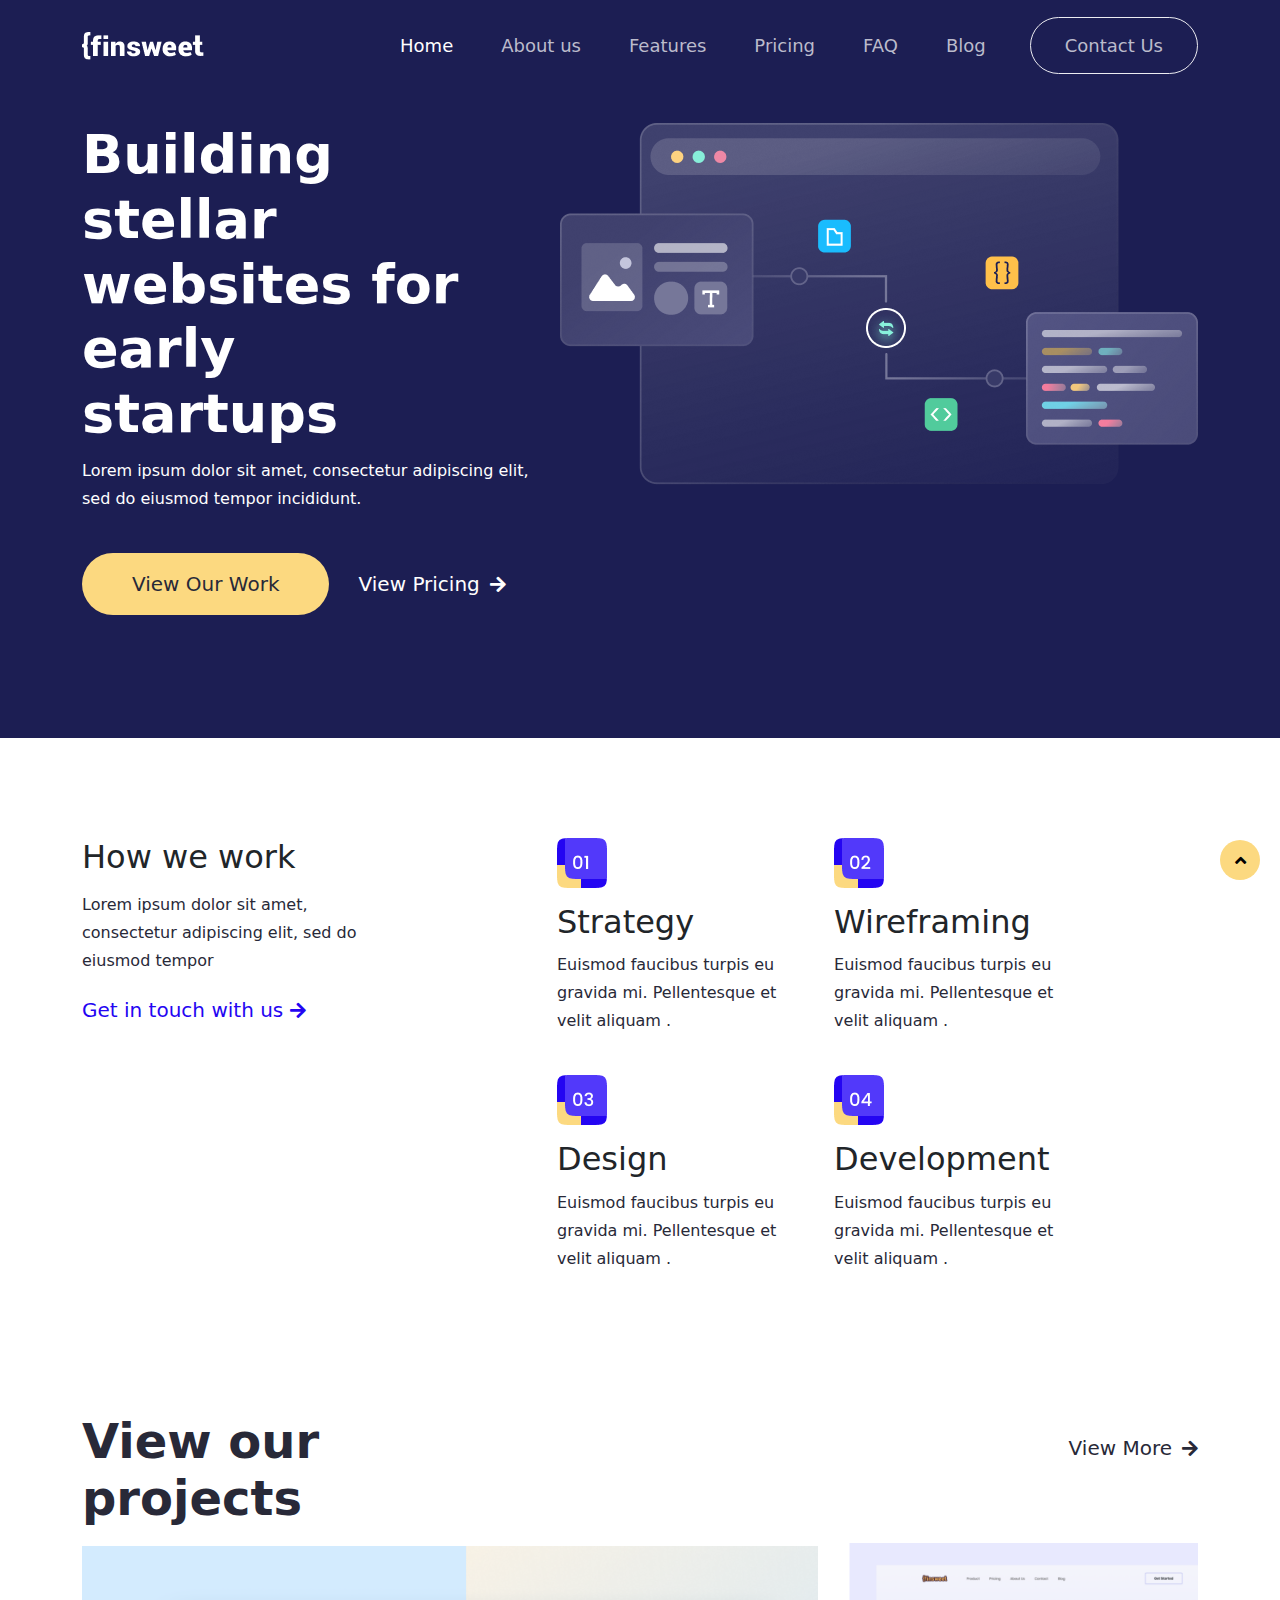
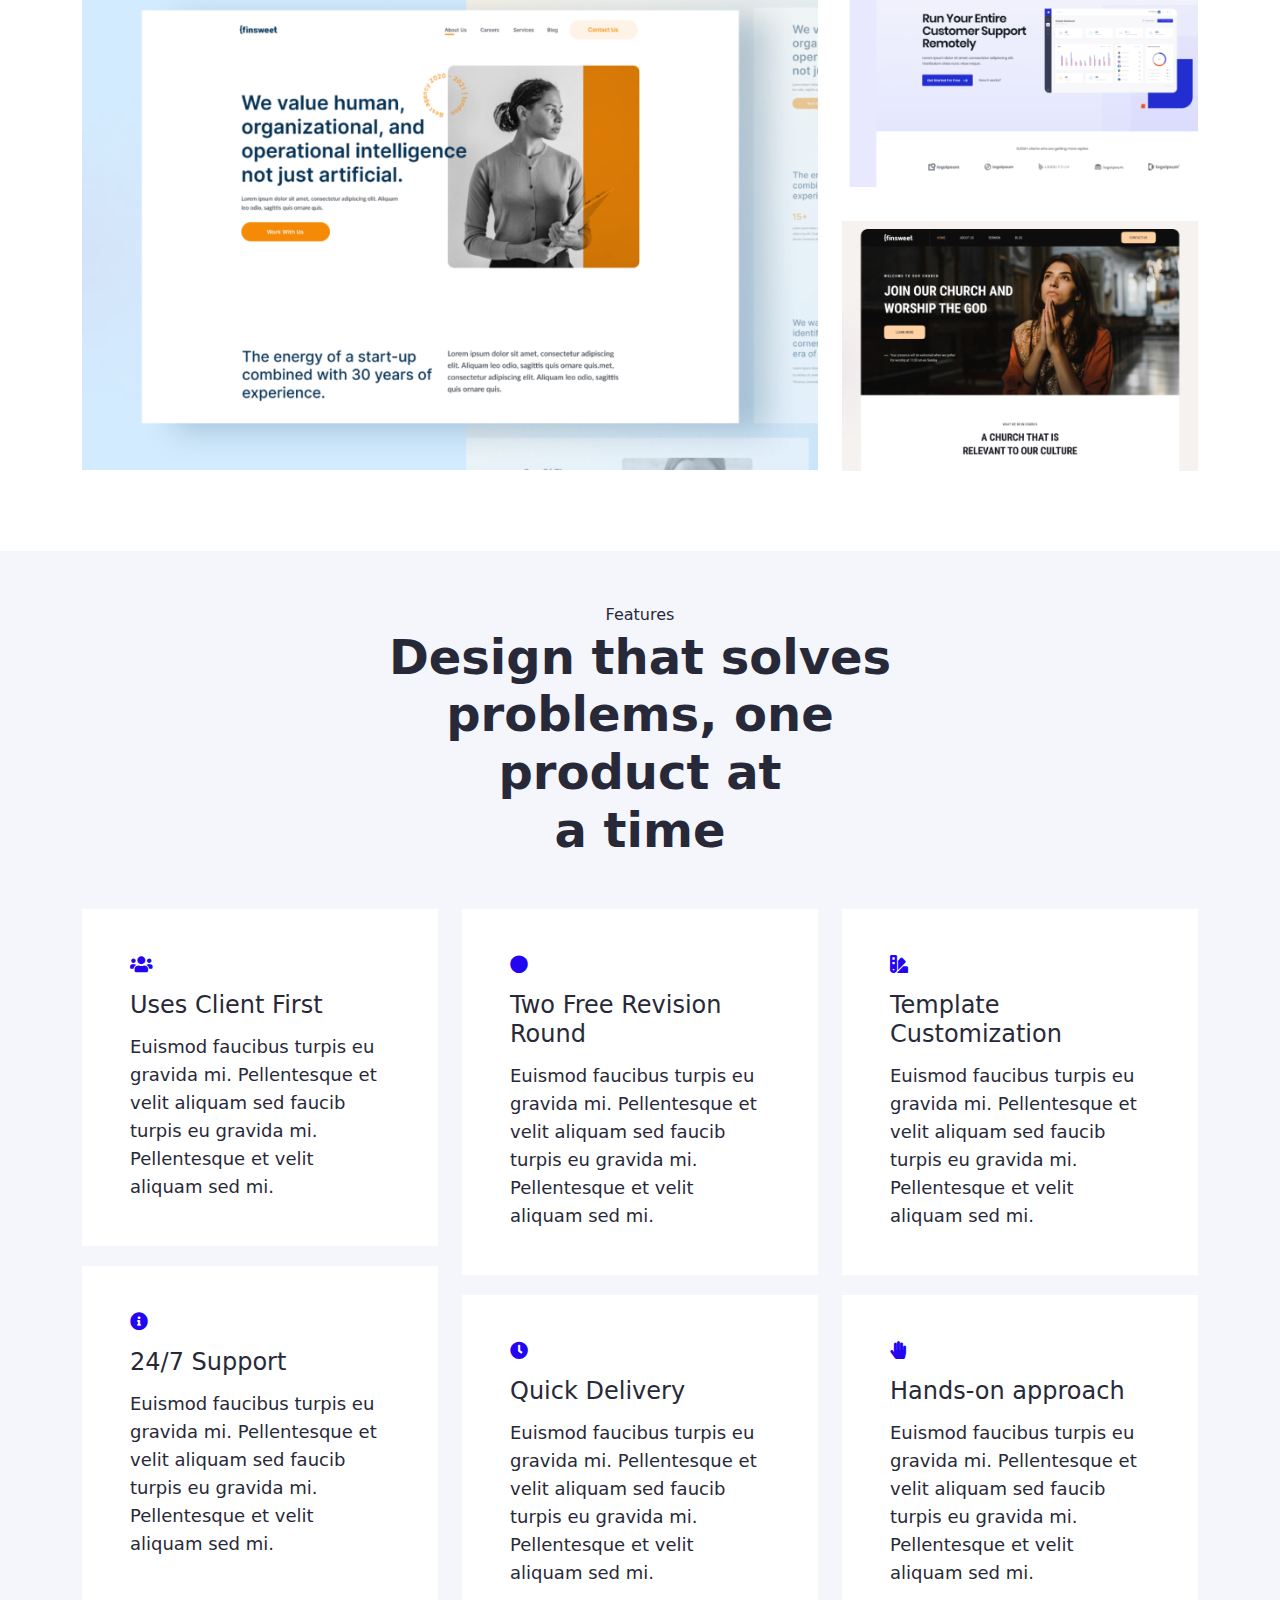
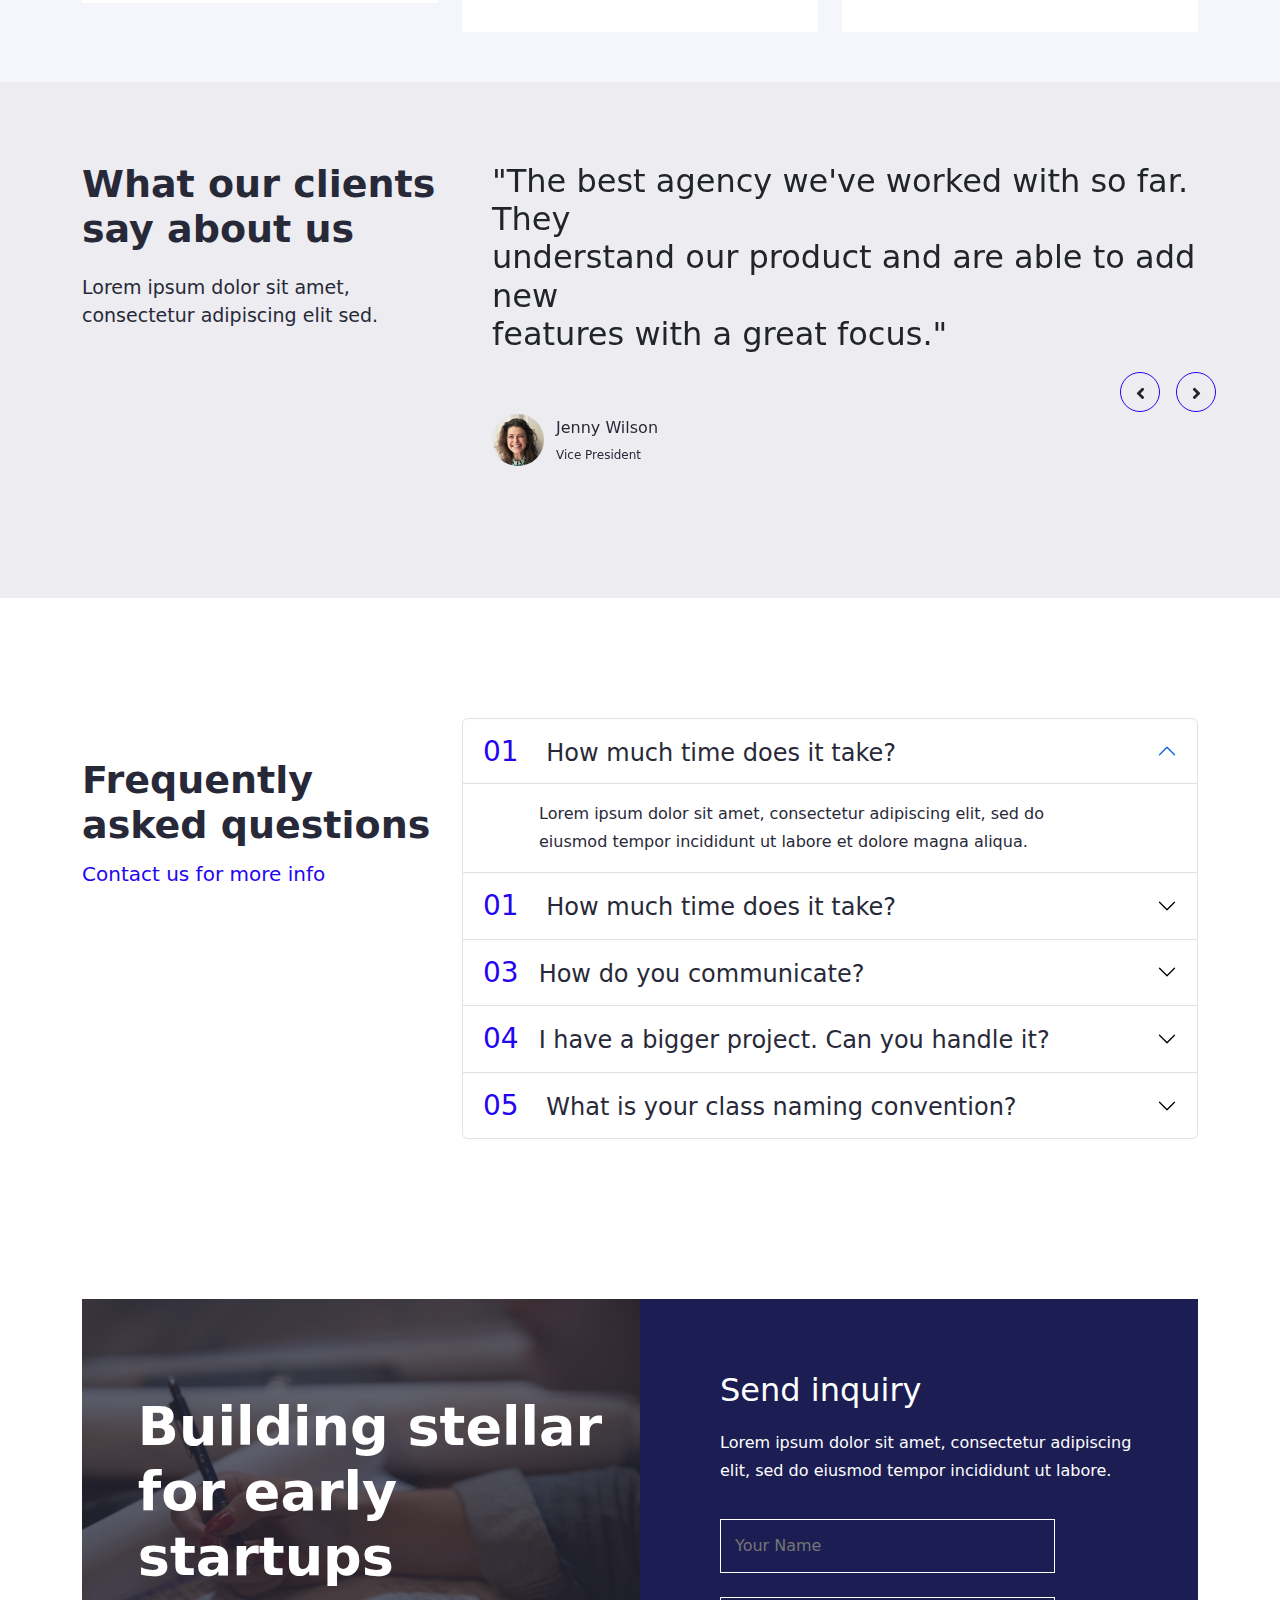
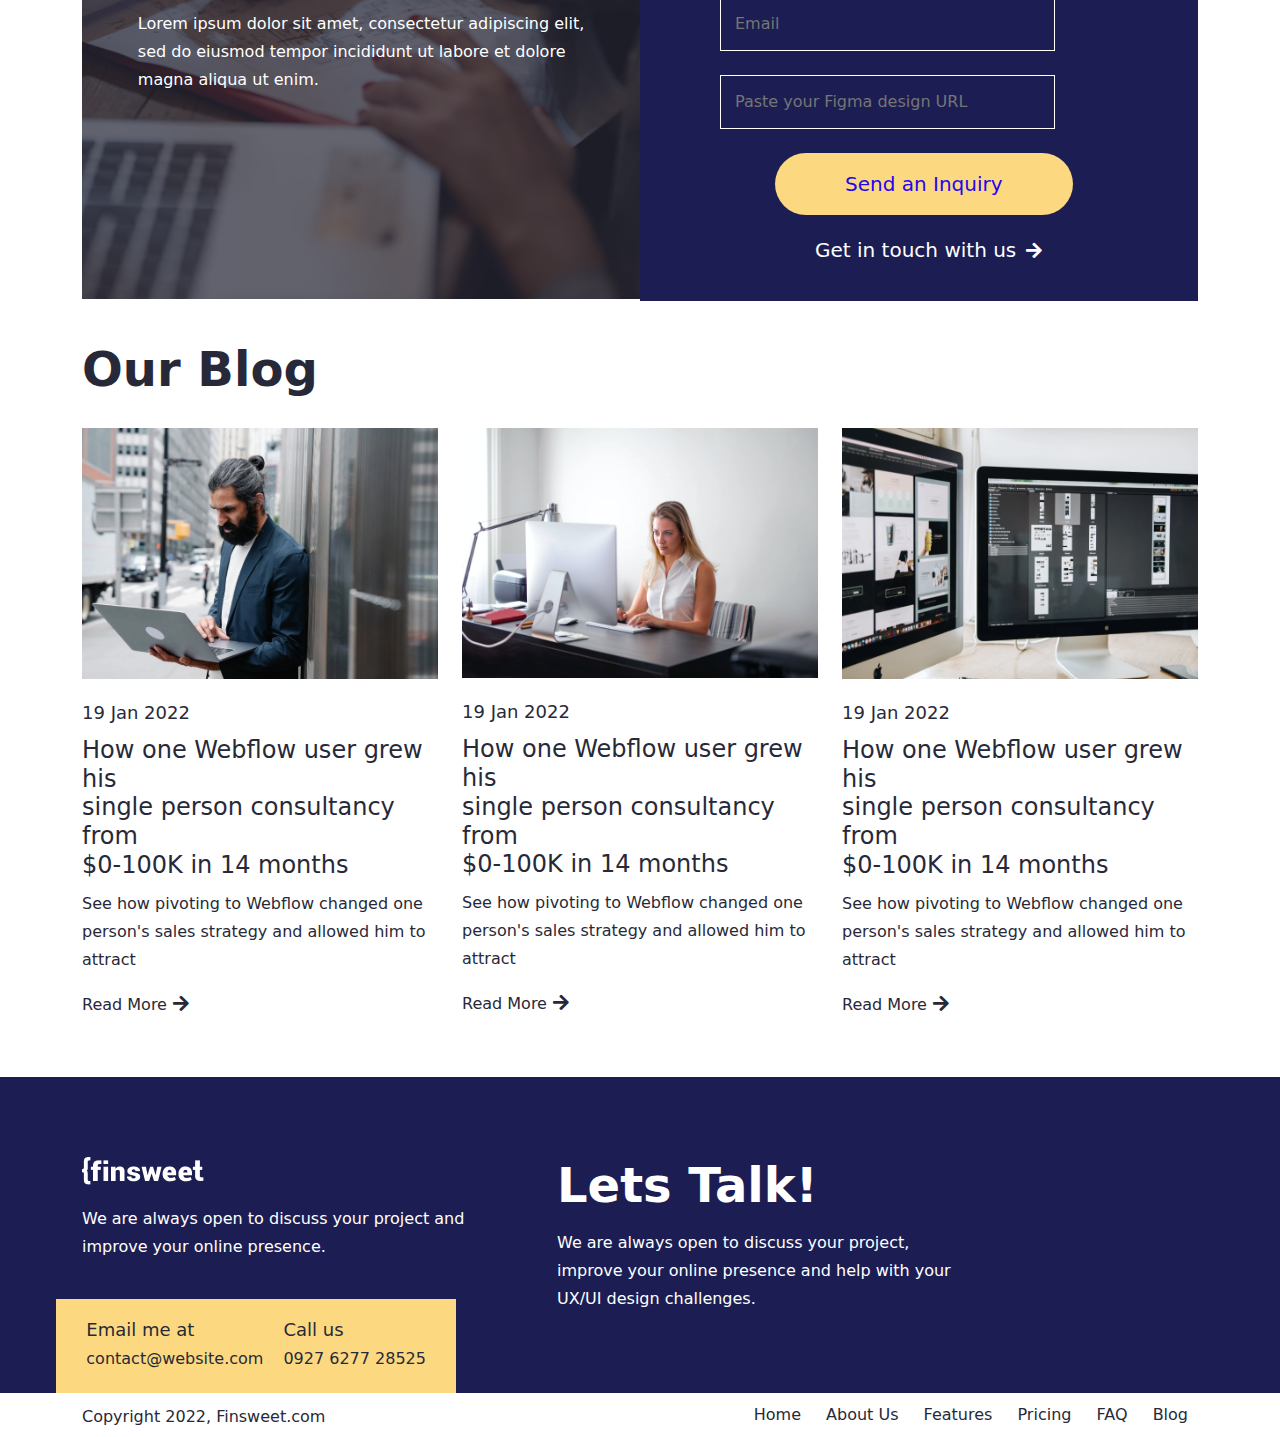
<file: index.html>
<!DOCTYPE html>
<html lang="en">

<head>
  <meta charset="UTF-8">
  <meta http-equiv="X-UA-Compatible" content="IE=edge">
  <meta name="viewport" content="width=device-width">
  <title>Home</title>
  <link rel="stylesheet" href="css/fontawesome.min.css">
  <link rel="stylesheet" href="css/bootstrap.min.css">
  <link rel="stylesheet" href="css/slick.css">
  <link rel="stylesheet" href="css/style.css">
</head>

<body data-bs-spy="scroll" data-bs-target=".menu_bg">
 
    <!-- PRELOADER PART START -->
    <section>
     <div class="preloader">
       <div class="preloader-img">
         <img src="images/preloader.gif" alt="preloader-img">
       </div>
     </div>
   </section>
   <!-- PRELOADER PART END -->
   <!-- BACKTOTOP PART START -->
   <div class="back2top">
     <i class="fa-solid fa-angle-up"></i>
   </div>
   <!-- BACKTOTOP PART END -->
  <!-- HEADER PART START -->
  <header>
    <nav class="navbar navbar-expand-lg menu_bg ">
      <div class="container">
        <a class="navbar-brand" href="#"><img src="images/logo.png" alt="site logo"></a>
        <button class="navbar-toggler" type="button" data-bs-toggle="collapse" data-bs-target="#navbarSupportedContent"
          aria-controls="navbarSupportedContent" aria-expanded="false" aria-label="Toggle navigation">
          <span class="navbar-toggler-icon"><i class="fa-solid fa-bars"></i></span>
        </button>
        <div class="collapse navbar-collapse" id="navbarSupportedContent">
          <ul class="navbar-nav ms-auto mb-2 mb-lg-0">
            <li class="nav-item">
              <a class="nav-link active" aria-current="page" href="./index.html">Home</a>
            </li>
            <li class="nav-item">
              <a class="nav-link " aria-current="page" href="./about.html">About us</a>
            </li>
            <li class="nav-item">
              <a class="nav-link " aria-current="page" href="./feature.html">Features</a>
            </li>
            <li class="nav-item">
              <a class="nav-link " aria-current="page" href="./pricing.html">Pricing</a>
            </li>
            <li class="nav-item">
              <a class="nav-link " aria-current="page" href="./faq.html">FAQ</a>
            </li>
            <li class="nav-item">
              <a class="nav-link " aria-current="page" href="./blogpage.html">Blog</a>
            </li>

            </li>
          </ul>
          <div class="header_button">
            <a href="./contact.html">Contact Us</a>
          </div>
        </div>
      </div>
    </nav>
  </header>
  <!-- HEADER PART END -->

  <!-- BANNER PART START -->  
  <section id="banner">
    <div class="container">
      <div class="row">
        <div class="col-lg-5">
          <div class="banner_content">
            <h1>Building stellar</h1>
            <h1>websites for early </h1>
            <h1>startups</h1>
            <p>Lorem ipsum dolor sit amet, consectetur adipiscing elit, sed do eiusmod tempor incididunt.</p>
            <div class="banner_button">
              <a href="./work.html" class="work-btn">View Our Work</a>
              <a href="./pricing.html">View Pricing<i class="fa-solid fa-arrow-right"></i></a>
            </div>
          </div>
        </div>
        <div class="col-lg-7">
          <div class="banner_img ">
            <div class="item_img float-lg-end">
              <img src="images/banner.png" alt="banner.png">
            </div>
          </div>
        </div>
      </div>
    </div>
  </section>
  <!-- BANNER PART END -->  
  <!-- WORK PART START -->  
  <section id="work">
    <div class="container">
      <div class="row">
        <div class="col-lg-5">
          <div class="row">
            <div class="col-lg-8">
              <div class="how_work">
                <h4>How we work</h4>
                <p>Lorem ipsum dolor sit amet, consectetur adipiscing elit, sed do eiusmod tempor</p>
                <div class="get_touch">
                  <a href="./contact.html">Get in touch with us <i class="fa-solid fa-arrow-right"></i></a>
                </div>
              </div>
            </div>
          </div>
        </div>
        <div class="col-lg-7">
          <div class="row">
            <div class="col-lg-5">
              <div class="work_item">
                <div class="work_img">
                  <img src="images/stratage.png" alr="stratage">
                </div>
                <h4>Strategy</h4>
                <p>Euismod faucibus turpis eu gravida mi. Pellentesque et velit aliquam .</p>
              </div>
              <div class="work_item">
                <div class="work_img">
                  <img src="images/design.png" alr="design">
                </div>
                <h4>Design</h4>
                <p>Euismod faucibus turpis eu gravida mi. Pellentesque et velit aliquam .</p>
              </div>
            </div>
            <div class="col-lg-5">
              <div class="work_item">
                <div class="work_img">
                  <img src="images/wire.png" alr="wire">
                </div>
                <h4>Wireframing</h4>
                <p>Euismod faucibus turpis eu gravida mi. Pellentesque et velit aliquam .</p>

              </div>
              <div class="work_item">
                <div class="work_img">
                  <img src="images/web.png" alr="web">
                </div>
                <h4>Development</h4>
                <p>Euismod faucibus turpis eu gravida mi. Pellentesque et velit aliquam .</p>
              </div>
            </div>
          </div>
        </div>
      </div>
    </div>
  </section>
 <!-- WORK PART END --> 
 <!-- PROJECT PART START --> 
  <section id="project">
    <div class="container">
      <div class="row">
        <div class="col-lg-4">
          <div class="project_heading">
            <h2>View our projects</h2>
          </div>
        </div>
        <div class="col-lg-8">
          <div class="project_view ">
            <a href="./work.html">View More<i class="fa-solid fa-arrow-right"></i></a>
          </div>
        </div>
      </div>
      <div class="row">
        <div class="col-lg-8">
          <div class="project_item">
            <div class="workhub_img">
              <img src="images/project_one.png" alt="project_one" class="w-100">
              <div class="workhub_overlay">
                <div class="workhub_content">
                  <div class="workhub_heading">
                    <h5>Workhub office Webflow </h5>
                    <h5>Webflow Design</h5>
                  </div>
                  <p>Euismod faucibus turpis eu gravida mi.<p>
                  <p> Pellentesque et velit aliquam </p>
                  <a href="./work.html">View project <i class="fa-solid fa-arrow-right"></i></a>
                </div>
              </div>
            </div>
          </div>
        </div>
        <div class="col-lg-4">
          <div class="project_item">
            <div class="website_img">
              <img src="images/project_two.png" alt="project_two" class="w-100">
              <div class="website_overlay">
                <div class="wesite_content">
                  <h5>Unisaas Website </h5>
                  <h5> Design</h5>
                  <a href="./work.html">View portfolio<i class="fa-solid fa-arrow-right"></i></a>
                </div>
              </div>
            </div>
          </div>
          <div class="project_item">
            <div class="website_img third">
              <img src="images/project_three.png" alt="project_three" class="w-100">
              <div class="website_overlay">
                <div class="wesite_content">
                  <h5>Unisaas Website </h5>
                  <h5> Design</h5>
                  <a href="./work.html">View portfolio<i class="fa-solid fa-arrow-right"></i></a>
                </div>
              </div>
            </div>
          </div>
        </div>
      </div>
    </div>
  </section>
  <!-- PROJECT PART END --> 
  <!-- FEATURE PART START --> 
  <section id="feature">
    <div class="container">
      <div class="row">
        <div class="col-lg-6 offset-lg-3">
          <div class="feature_heading text-center">
            <p>Features</p>
            <h2>Design that solves</h2>
            <h2>problems, one product at</h2>
            <h2>a time</h2>
          </div>
        </div>
      </div>
      <div class="row">
        <div class="col-lg-4">
          <div class="feature_item">
            <div class="feature_content">
              <i class="fa-solid fa-users"></i>
              <h5>Uses Client First</h5>
              <p>Euismod faucibus turpis eu gravida mi. Pellentesque et velit aliquam sed faucib turpis eu gravida mi.
                Pellentesque et velit aliquam sed mi. </p>
            </div>
          </div>
          <div class="feature_item">
            <div class="feature_content">
              <i class="fa-solid fa-circle-info"></i>
              <h5>24/7 Support</h5>
              <p>Euismod faucibus turpis eu gravida mi. Pellentesque et velit aliquam sed faucib turpis eu gravida mi.
                Pellentesque et velit aliquam sed mi. </p>
            </div>
          </div>
        </div>
        <div class="col-lg-4">
          <div class="feature_item">
            <div class="feature_content">
              <i class="fa-solid fa-circle"></i>
              <h5>Two Free Revision Round</h5>
              <p>Euismod faucibus turpis eu gravida mi. Pellentesque et velit aliquam sed faucib turpis eu gravida mi.
                Pellentesque et velit aliquam sed mi. </p>
            </div>
          </div>
          <div class="feature_item">
            <div class="feature_content">
              <i class="fa-solid fa-clock"></i>
              <h5>Quick Delivery</h5>
              <p>Euismod faucibus turpis eu gravida mi. Pellentesque et velit aliquam sed faucib turpis eu gravida mi.
                Pellentesque et velit aliquam sed mi. </p>
            </div>
          </div>
        </div>
        <div class="col-lg-4">
          <div class="feature_item">
            <div class="feature_content">
              <i class="fa-solid fa-swatchbook"></i>
              <h5>Template Customization</h5>
              <p>Euismod faucibus turpis eu gravida mi. Pellentesque et velit aliquam sed faucib turpis eu gravida mi.
                Pellentesque et velit aliquam sed mi. </p>
            </div>

          </div>
          <div class="feature_item">
            <div class="feature_content">
              <i class="fa-solid fa-hand"></i>
              <h5>Hands-on approach</h5>
              <p>Euismod faucibus turpis eu gravida mi. Pellentesque et velit aliquam sed faucib turpis eu gravida mi.
                Pellentesque et velit aliquam sed mi. </p>
            </div>
          </div>
        </div>
      </div>
    </div>
  </section>
  <!-- FEATURE PART END --> 
  <!-- CLIENT PART START --> 
  <section id="clients">
    <div class="container">
      <div class="row">
        <div class="col-lg-4">
          <div class="client_say">
            <h3>What our clients</h3>
            <h3> say about us</h3>
            <p>Lorem ipsum dolor sit amet, consectetur adipiscing elit sed.</p>
          </div>
        </div>
        <div class="col-lg-8">
          <div class="client_part">
            <div class="client_content">
              <h4>"The best agency we've worked with so far. They </h4>
              <h4>understand our product and are able to add new</h4>
              <h4>features with a great focus."</h4>
              <div class="profile d-flex">
                <div class="profile_img">
                  <img src="images/profile.png" alt="profile">
                </div>
                <div class="name_position">
                  <p>Jenny Wilson</p>
                  <span>Vice President</span>
                </div>
              </div>
            </div>
            <div class="client_content">
              <h4>"The best agency we've worked with so far. They </h4>
              <h4>understand our product and are able to add new</h4>
              <h4>features with a great focus."</h4>
              <div class="profile">
                <div class="profile_img">
                  <img src="images/profile.png" alt="profile">
                </div>
                <div class="name_position">
                  <p>Jenny Wilson</p>
                  <span>Vice President</span>
                </div>
              </div>
            </div>
          </div>
        </div>
      </div>
    </div>
    <i class="fa-solid fa-angle-right client_prev"></i>
    <i class="fa-solid fa-angle-left client_next"></i>
  </section>
  <!-- CLIENT PART END --> 
  <!-- FAQ PART START --> 
  <section id="faq">
    <div class="container">
      <div class="row">
        <div class="col-lg-4">
          <div class="ask_faq">
            <h3>Frequently </h3>
            <h3>asked questions</h3>
            <a href="./contact.html">Contact us for more info</a> 
          </div>
        </div>
        <div class="col-lg-8">
          <div class="faq-part">
            <div class="accordion" id="accordionExample">
              <div class="accordion-item">
                <h2 class="accordion-header" id="headingOne">
                  <button class="accordion-button" type="button" data-bs-toggle="collapse" data-bs-target="#collapseOne"
                    aria-expanded="true" aria-controls="collapseOne">
                    <h5><span>01</span> How much time does it take?</h5>
                  </button>
                </h2>
                <div id="collapseOne" class="accordion-collapse collapse show" aria-labelledby="headingOne"
                  data-bs-parent="#accordionExample">
                  <div class="accordion-body">

                    <p>Lorem ipsum dolor sit amet, consectetur adipiscing elit, sed do </p>
                    <p> eiusmod tempor incididunt ut labore et dolore magna aliqua.</p>
                  </div>
                </div>
              </div>
              <div class="accordion-item">
                <h2 class="accordion-header" id="headingTwo">
                  <button class="accordion-button collapsed" type="button" data-bs-toggle="collapse"
                    data-bs-target="#collapseTwo" aria-expanded="false" aria-controls="collapseTwo">
                    <h5><span>01</span> How much time does it take?</h5>
                  </button>
                </h2>
                <div id="collapseTwo" class="accordion-collapse collapse" aria-labelledby="headingTwo"
                  data-bs-parent="#accordionExample">
                  <div class="accordion-body">
                    <p>Lorem ipsum dolor sit amet, consectetur adipiscing elit, sed do </p>
                    <p> eiusmod tempor incididunt ut labore et dolore magna aliqua.</p>
                  </div>
                </div>
              </div>
              <div class="accordion-item">
                <h2 class="accordion-header" id="headingThree">
                  <button class="accordion-button collapsed" type="button" data-bs-toggle="collapse"
                    data-bs-target="#collapseThree" aria-expanded="false" aria-controls="collapseThree">
                    <h5><span>03</span>How do you communicate?</h5>
                  </button>
                </h2>
                <div id="collapseThree" class="accordion-collapse collapse" aria-labelledby="headingThree"
                  data-bs-parent="#accordionExample">
                  <div class="accordion-body">
                    <p>Lorem ipsum dolor sit amet, consectetur adipiscing elit, sed do </p>
                    <p> eiusmod tempor incididunt ut labore et dolore magna aliqua.</p>
                  </div>
                </div>
              </div>
              <div class="accordion-item">
                <h2 class="accordion-header" id="headingFour">
                  <button class="accordion-button collapsed" type="button" data-bs-toggle="collapse"
                    data-bs-target="#collapseFour" aria-expanded="false" aria-controls="collapseFour">
                    <h5><span>04</span>I have a bigger project. Can you handle it?</h5>
                  </button>
                </h2>
                <div id="collapseFour" class="accordion-collapse collapse" aria-labelledby="headingFour"
                  data-bs-parent="#accordionExample">
                  <div class="accordion-body">
                    <p>Lorem ipsum dolor sit amet, consectetur adipiscing elit, sed do </p>
                    <p> eiusmod tempor incididunt ut labore et dolore magna aliqua.</p>
                  </div>
                </div>
              </div>
              <div class="accordion-item">
                <h2 class="accordion-header" id="headingFive">
                  <button class="accordion-button collapsed" type="button" data-bs-toggle="collapse"
                    data-bs-target="#collapseFive" aria-expanded="false" aria-controls="collapseFive">
                    <h5><span>05</span>
                      What is your class naming convention?</h5>
                  </button>
                </h2>
                <div id="collapseFive" class="accordion-collapse collapse" aria-labelledby="headingFive"
                  data-bs-parent="#accordionExample">
                  <div class="accordion-body">
                    <p>Lorem ipsum dolor sit amet, consectetur adipiscing elit, sed do </p>
                    <p> eiusmod tempor incididunt ut labore et dolore magna aliqua.</p>
                  </div>
                </div>
              </div>
            </div>
          </div>
        </div>
      </div>
    </div>
  </section>
<!-- FAQ PART END --> 
<!-- INQUIRY PART START --> 
  <section id="query">
    <div class="container">
      <div class="row">
        <div class="col-lg-6 pe-0">
          <div class="query_img">
            <div class="img_part">
              <img src="images/contact_img.png" alt="contact_img" class="w-100">
              <div class="contact_overlay">
                <div class="contact_content">
                  <h1>Building stellar </h1>
                  <h1> for early</h1>
                  <h1>startups</h1>
                  <div class="contact_details">
                    <p>Lorem ipsum dolor sit amet, consectetur adipiscing elit,</p>
                    <p>sed do eiusmod tempor incididunt ut labore et dolore</p>
                    <p>magna aliqua ut enim.</p>
                  </div>
                </div>
              </div>
            </div>
          </div>
        </div>
        <div class="col-lg-6 ps-0">
          <div class="send_quiry">
            <div class="quiry_content">
              <h4>Send inquiry</h4>
              <p>Lorem ipsum dolor sit amet, consectetur adipiscing</p>
              <p>elit, sed do eiusmod tempor incididunt ut labore.</p>
              <div class="query-form">
                <input type="text" placeholder="Your Name">
                <input type="text" placeholder="Email">
                <input type="text" placeholder="Paste your Figma design URL">
              </div>
              <div class="quiry_button ">
                <a href="#">Send an Inquiry</a>
              </div>
              <div class="quiry_gettouch ">
                <a href="./contact.html">Get in touch with us<i class="fa-solid fa-arrow-right"></i></a>
              </div>
            </div>
          </div>
        </div>
      </div>
    </div>
  </section>
  <!-- INQUIRY PART END --> 
  <!-- BLOG PART START --> 
        <section id="blog">
          <div class="container">
            <div class="row">
              <div class="col-lg-6">
                <div class="blog_heading">
                  <h2>Our Blog</h2>
                </div>
              </div>
            </div>
            <div class="row">
              <div class="col-lg-4">
                <div class="blog_item">
                  <div class="blog_img">
                    <img src="images/blog_one.png" alt="blog_one">
                  </div>
                  <div class="blog_discription">
                    <span>19 Jan 2022</span>
                    <div class="discription_heading">
                      <h5>How one Webflow user grew his</h5>
                      <h5> single person consultancy from</h5>
                      <h5> $0-100K in 14 months</h5>
                    </div>    
                    <p>See how pivoting to Webflow changed one </p>
                    <p>person's sales strategy and allowed him to attract</p>
                    <div class="read_more">
                      <a href="./blog.html">Read More<i class="fa-solid fa-arrow-right"></i> </a>
                    </div>
                  </div>
                </div>
              </div>
              <div class="col-lg-4">
                <div class="blog_item">
                  <div class="blog_img">
                    <img src="images/blog_two.png" alt="blog_two">
                  </div>
                  <div class="blog_discription">
                    <span>19 Jan 2022</span>
                    <div class="discription_heading">
                      <h5>How one Webflow user grew his</h5>
                      <h5> single person consultancy from</h5>
                      <h5> $0-100K in 14 months</h5>
                    </div>    
                    <p>See how pivoting to Webflow changed one </p>
                    <p>person's sales strategy and allowed him to attract</p>
                    <div class="read_more">
                      <a href="./blog.html">Read More<i class="fa-solid fa-arrow-right"></i> </a>
                    </div>
                  </div>
                </div>
              </div>
              <div class="col-lg-4">
                <div class="blog_item">
                  <div class="blog_img">
                    <img src="images/blog_three.png" alt="blog_three">
                  </div>
                  <div class="blog_discription">
                    <span>19 Jan 2022</span>
                    <div class="discription_heading">
                      <h5>How one Webflow user grew his</h5>
                      <h5> single person consultancy from</h5>
                      <h5> $0-100K in 14 months</h5>
                    </div>    
                    <p>See how pivoting to Webflow changed one </p>
                    <p>person's sales strategy and allowed him to attract</p>
                    <div class="read_more">
                      <a href="./blog.html">Read More<i class="fa-solid fa-arrow-right"></i> </a>
                    </div>
                  </div>
                </div>
              </div>
            </div>
          </div>
        </section>
       <!-- BLOG PART END --> 
       <!-- CONTACT PART START --> 
        <section id="contact">
                <div class="container">
                  <div class="footer_top">
                    <div class="row">
                      <div class="col-lg-5">
                        <div class="contact_first">
                            <img src="images/logo.png" alt="logo">
                            <p>We are always open to discuss your project and</p> 
                            <p>improve your online presence.</p>
                            <div class="email_call d-flex">
                              <div class="email_part">
                                <h6>Email me at</h6>
                              <p>contact@website.com</p>
                              </div>
                              <div class="call_part">
                                <h6>Call us</h6>
                                <p>0927 6277 28525</p>
                              </div>
                              
                            </div>
                        </div>
                       </div>
                       <div class="col-lg-7">
                        <div class="talk_part">
                          <h2>Lets Talk!</h2>
                          <p>We are always open to discuss your project,</p>
                           <p>improve your online presence and help with your</p> 
                           <p>UX/UI design challenges.</p>
                        </div>
                       </div>
                    </div>
                  </div>
                </div>
        </section>
                <!-- CONTACT PART END --> 
                <!-- FOOTER PART START --> 
        <footer>
          <div class="container">
             <div class="row">
                <div class="col-lg-6">
                  <div class="copy_write">
                      <p>Copyright 2022, Finsweet.com</p>
                  </div>
                </div>
              <div class="col-lg-6">
                  <div class="footer_nav ">
                        <li><a href="./index.html">Home</a></li>
                        <li><a href="./about.html">About Us</a></li>
                        <li><a href="./feature.html">Features</a></li>
                        <li><a href="./pricing.html">Pricing</a></li>
                        <li><a href="./faq.html">FAQ</a></li>
                        <li><a href="./blogpage.html">Blog</a></li>
                  </div>
              </div> 
            </div>
         </div>
        </footer>
      <!-- FOOTER PART END --> 


  <script src="js/jquery-1.12.4.min.js"></script>
  <script src="js/bootstrap.bundle.min.js"></script>
  <script src="js/slick.min.js"></script>
  <script src="js/main.js"></script>

</body>

</html>
</file>
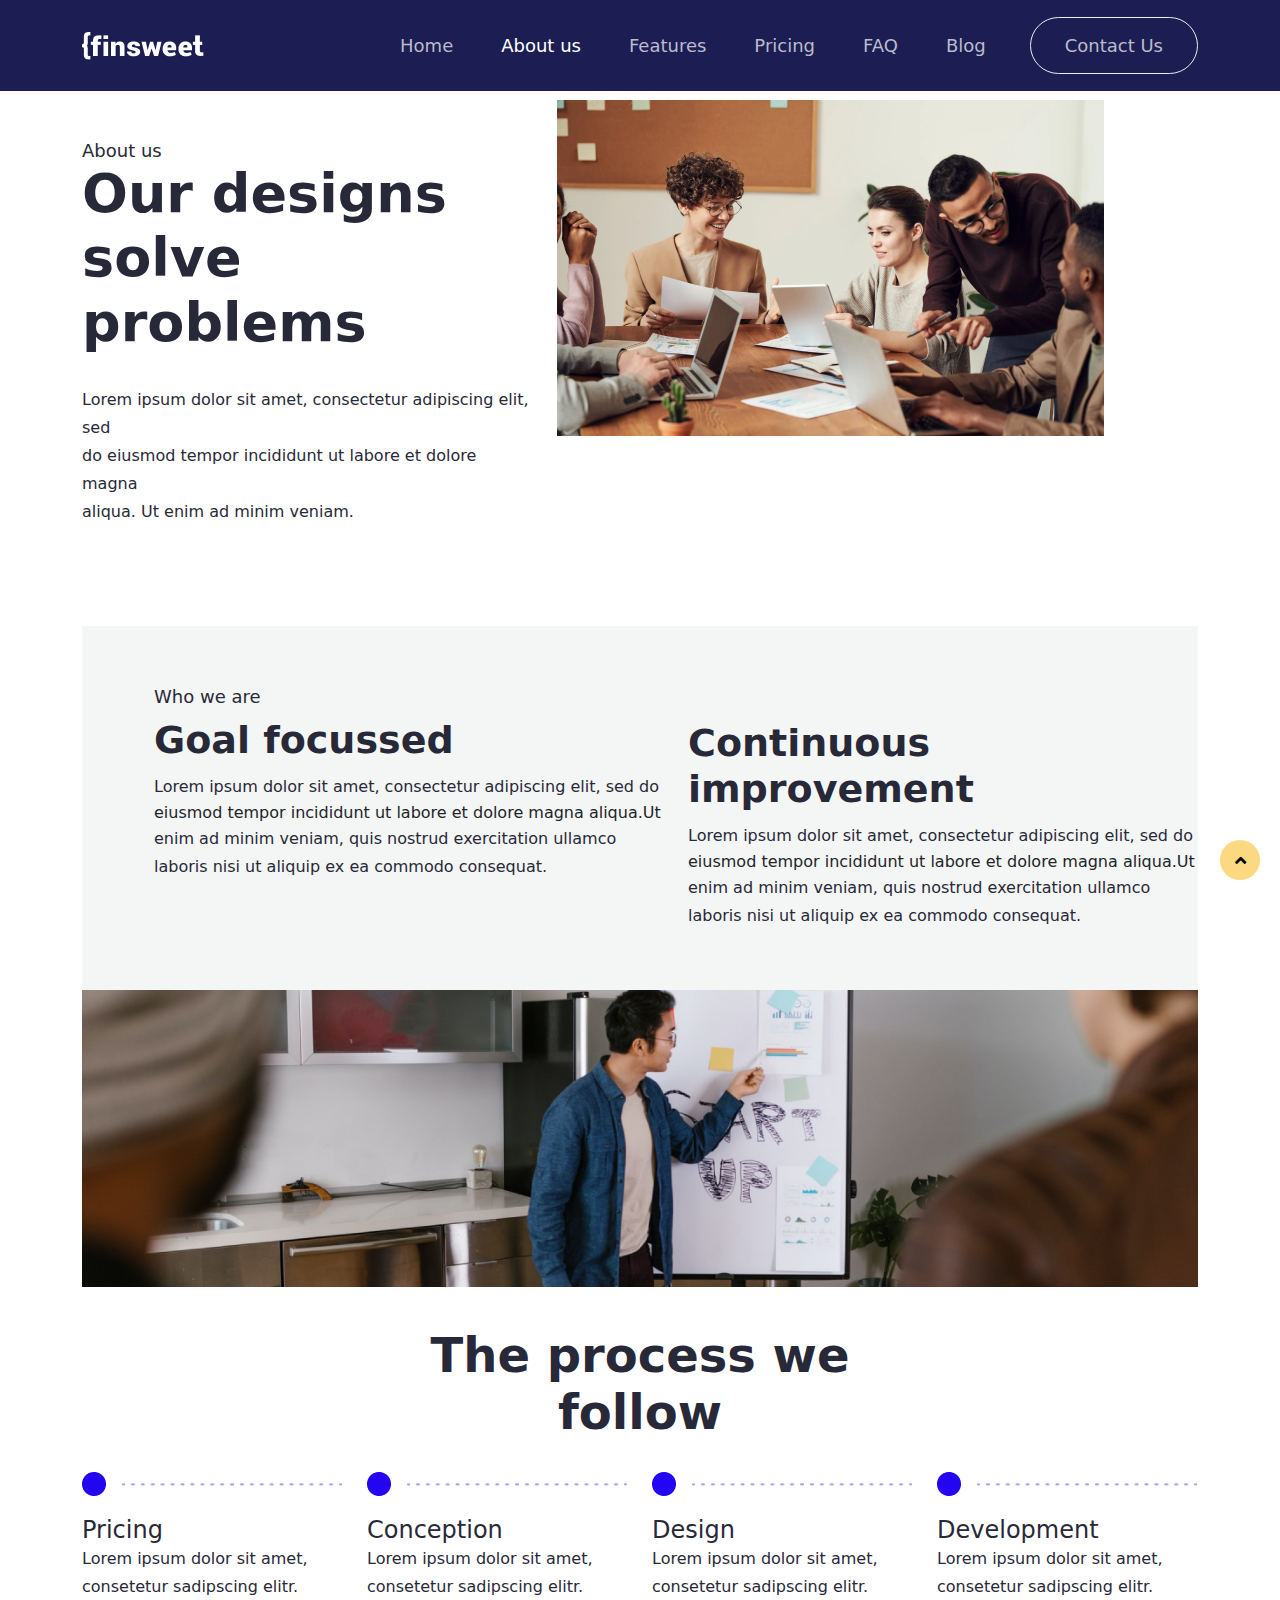
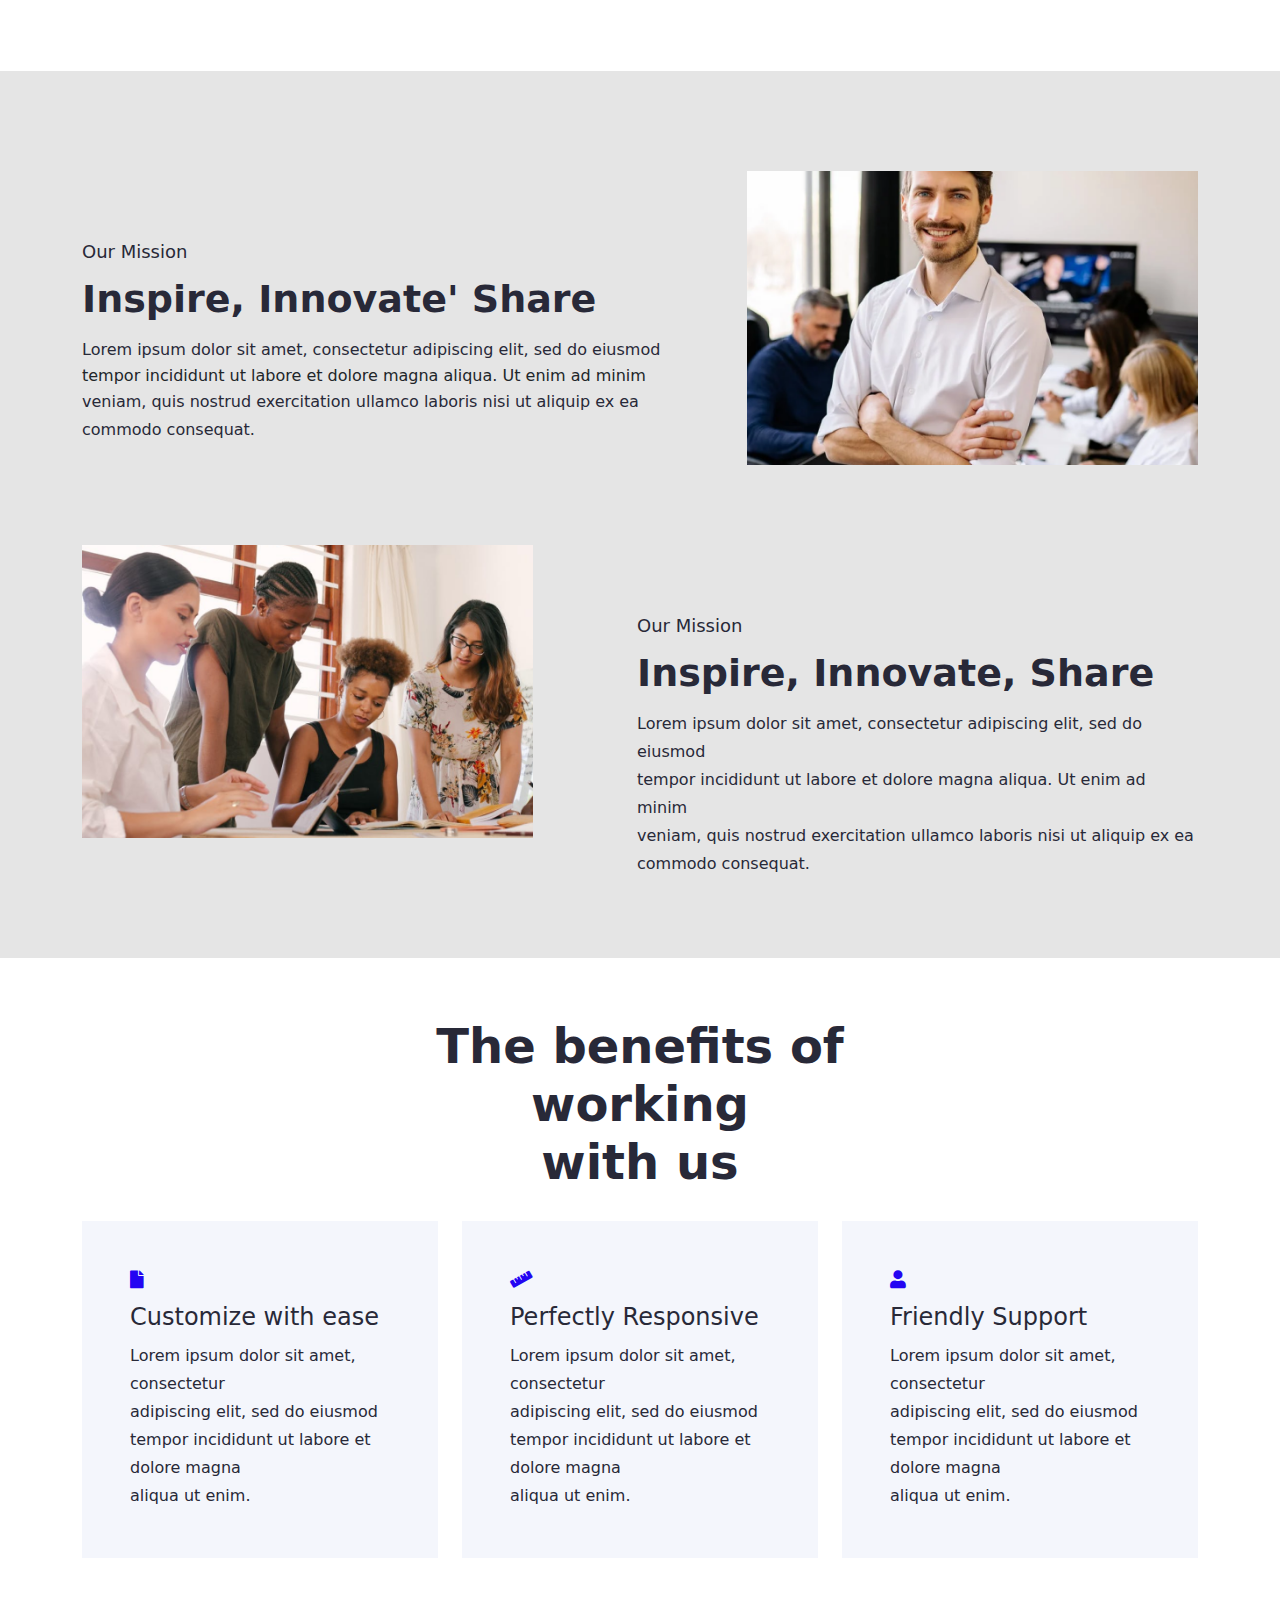
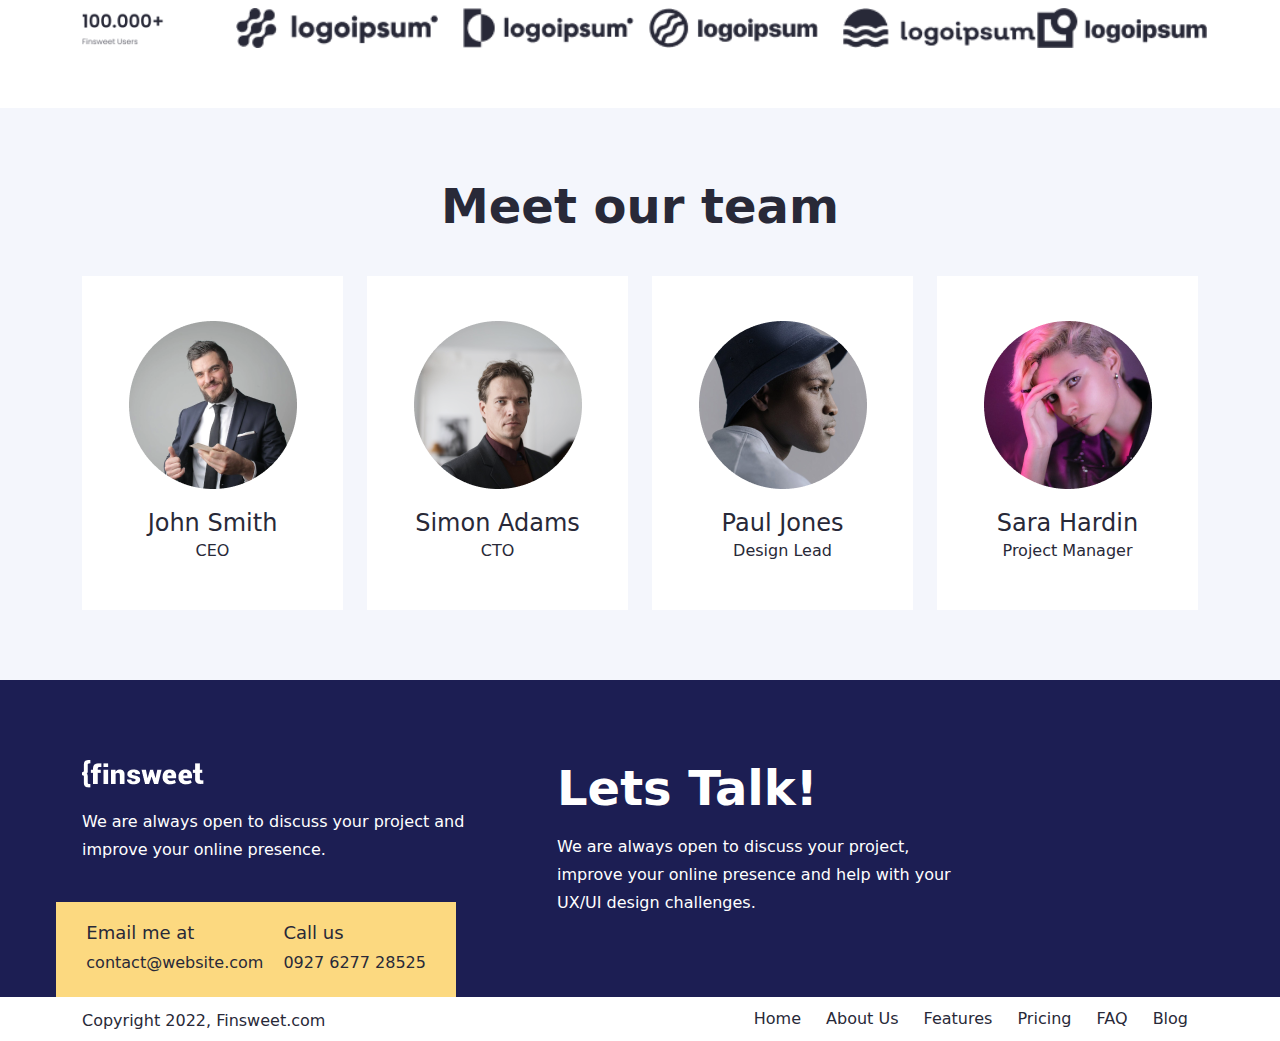
<file: about.html>
<!DOCTYPE html>
<html lang="en">

<head>
  <meta charset="UTF-8">
  <meta http-equiv="X-UA-Compatible" content="IE=edge">
  <meta name="viewport" content="width=device-width">
  <title>About</title>
  <link rel="stylesheet" href="css/fontawesome.min.css">
  <link rel="stylesheet" href="css/bootstrap.min.css">
  <link rel="stylesheet" href="css/slick.css">
  <link rel="stylesheet" href="css/style.css">
</head>

<body data-bs-spy="scroll" data-bs-target=".menu_bg">
   <!-- PRELOADER PART START -->
   <section>
    <div class="preloader">
      <div class="preloader-img">
        <img src="images/preloader.gif" alt="preloader-img">
      </div>
    </div>
  </section>
  <!-- PRELOADER PART END -->
  <!-- BACKTOTOP PART START -->
  <div class="back2top">
    <i class="fa-solid fa-angle-up"></i>
  </div>
  <!-- BACKTOTOP PART END -->
   <!-- HEADER PART START -->
  <header>
    <nav class="navbar navbar-expand-lg menu_bg">
      <div class="container">
        <a class="navbar-brand" href="#"><img src="images/logo.png" alt="logo"></a>
        <button class="navbar-toggler" type="button" data-bs-toggle="collapse" data-bs-target="#navbarSupportedContent"
          aria-controls="navbarSupportedContent" aria-expanded="false" aria-label="Toggle navigation">
          <span class="navbar-toggler-icon"><i class="fa-solid fa-bars"></i></span>
        </button>
        <div class="collapse navbar-collapse" id="navbarSupportedContent">
          <ul class="navbar-nav ms-auto mb-2 mb-lg-0">
            <li class="nav-item">
              <a class="nav-link " aria-current="page" href="./index.html">Home</a>
            </li>
            <li class="nav-item">
              <a class="nav-link active" aria-current="page" href="./about.html">About us</a>
            </li>
            <li class="nav-item">
              <a class="nav-link " aria-current="page" href="./feature.html">Features</a>
            </li>
            <li class="nav-item">
              <a class="nav-link " aria-current="page" href="./pricing.html">Pricing</a>
            </li>
            <li class="nav-item">
              <a class="nav-link" aria-current="page" href="./faq.html">FAQ</a>
            </li>
            <li class="nav-item">
              <a class="nav-link" aria-current="page" href="./blogpage.html">Blog</a>
            </li>

            </li>
          </ul>
          <div class="header_button">
            <a href="./contact.html">Contact Us</a>
          </div>
        </div>
      </div>
    </nav>
  </header>
   <!-- HEADER PART END -->
   <!-- About PART START -->
       <section id="about-us">
            <div class="container">
                  <div class="row">
                        <div class="col-lg-5">
                              <div class="about_content">
                                    <div class="about_heading">
                                          <h6>About us</h6>
                                          <h1>Our designs solve </h1>
                                       <h1>problems</h1>
                                    </div>
                                   
                                       <p>Lorem ipsum dolor sit amet, consectetur adipiscing elit, sed </p>
                                          <p>do eiusmod tempor incididunt ut labore et dolore magna</p>
                                          <p> aliqua. Ut enim ad minim veniam.</p>
                              </div>
                        </div>
                        <div class="col-lg-7">
                              <div class="about_img">
                                    <img src="images/about-img.jpg" alt="about-img">
                              </div>
                        </div>
                  </div>
            </div>
       </section>
  <!-- About PART END -->
  <!-- WE ARE PART START -->
       <section id="we-are">
            <div class="container">
                  <div class="weAre_heading">
                        <div class="row">
                              <div class="col-lg-6">
                                    <div class="goal_part">
                                          <h6>Who we are</h6>
                                          <h3>Goal focussed</h3>
                                          <p>Lorem ipsum dolor sit amet, consectetur adipiscing elit, sed do</p>
                                                 eiusmod tempor incididunt ut labore et dolore magna aliqua.Ut
                                                 <p>  enim ad minim veniam, quis nostrud exercitation ullamco </p>
                                                 <p>laboris nisi ut aliquip ex ea commodo consequat.</p>
                                    </div>
                              </div>
                              <div class="col-lg-6">
                                    <div class="improve_part">
                                         
                                          <h3>Continuous improvement</h3>
                                          <p>Lorem ipsum dolor sit amet, consectetur adipiscing elit, sed do</p>
                                                 eiusmod tempor incididunt ut labore et dolore magna aliqua.Ut
                                                 <p>  enim ad minim veniam, quis nostrud exercitation ullamco </p>
                                                 <p>laboris nisi ut aliquip ex ea commodo consequat.</p>
                                    </div>
                              </div>
                        </div>
                  </div>
                  <div class="row">
                        <div class="col-lg-12">
                              <div class="who_are-img">
                                    <img src="images/we-are.jpg" alt="we-are" class="w-100">
                              </div>
                  </div>
            </div>
            </div>
       </section>
      <!-- WE ARE PART END -->
      <!-- FOLLOW PART START -->
                <section id="follow">
                  <div class="container">
                        <div class="row">
                              <div class="col-lg-6 offset-lg-3">
                                    <div class="follow_heading text-center">
                                          <h2>The process we follow</h2>
                                    </div>
                              </div>
                        </div>
                        <div class="row">
                              <div class="col-lg-3">
                                    <div class="follow_item">
                                          <div class="follow_design d-flex">
                                                <div class="circel_design">
                                                      <img src="images/Circle.png" alt="Circle">
                                                </div>
                                                <div class="line_Dsign">
                                                      <img src="images/Line Indicator.png" alt="Line Indicator">

                                                </div>
                                          </div>
                                          <div class="follow_content">
                                                <h5>Pricing</h5>
                                                <p>Lorem ipsum dolor sit amet,</p>
                                                <p> consetetur sadipscing elitr.</p>
                                          </div>
                                    </div>
                              </div>
                              <div class="col-lg-3">
                                    <div class="follow_item">
                                          <div class="follow_design d-flex">
                                                <div class="circel_design">
                                                      <img src="images/Circle.png" alt="Circle">
                                                </div>
                                                <div class="line_Dsign">
                                                      <img src="images/Line Indicator.png" alt="Line Indicator">

                                                </div>
                                          </div>
                                          <div class="follow_content">
                                                <h5>Conception</h5>
                                                <p>Lorem ipsum dolor sit amet,</p>
                                                <p> consetetur sadipscing elitr.</p>
                                          </div>
                                    </div>
                              </div>
                              <div class="col-lg-3">
                                    <div class="follow_item">
                                          <div class="follow_design d-flex">
                                                <div class="circel_design">
                                                      <img src="images/Circle.png" alt="Circle">
                                                </div>
                                                <div class="line_Dsign">
                                                      <img src="images/Line Indicator.png" alt="Line Indicator">

                                                </div>
                                          </div>
                                          <div class="follow_content">
                                                <h5>Design</h5>
                                                <p>Lorem ipsum dolor sit amet,</p>
                                                <p> consetetur sadipscing elitr.</p>
                                          </div>
                                    </div>
                              </div>
                              <div class="col-lg-3">
                                    <div class="follow_item">
                                          <div class="follow_design d-flex">
                                                <div class="circel_design">
                                                      <img src="images/Circle.png" alt="Circle">
                                                </div>
                                                <div class="line_Dsign">
                                                      <img src="images/Line Indicator.png" alt="Line Indicator">

                                                </div>
                                          </div>
                                          <div class="follow_content">
                                                <h5>Development</h5>
                                                <p>Lorem ipsum dolor sit amet,</p>
                                                <p> consetetur sadipscing elitr.</p>
                                          </div>
                                    </div>
                              </div>
                        </div>
                  </div>
                </section>
                <!-- FOLLOW PART END -->
                <!-- MISSION PART START -->
                     <section id="mission_dvision">
                      <div class="container">
                        <div class="row">
                          <div class="col-lg-7">
                            <div class="content_item">
                              <h6>Our Mission </h6>
                              <h3>Inspire, Innovate' Share</h3>
                              <p>Lorem ipsum dolor sit amet, consectetur adipiscing elit, sed do eiusmod</p>
                               tempor incididunt ut labore et dolore magna aliqua. Ut enim ad minim </div>
                               <p>veniam, quis nostrud exercitation ullamco laboris nisi ut aliquip ex ea</p> 
                               <p>commodo consequat.</p>
                            </div>
                            <div class="col-lg-5">
                              <div class="content_img">
                                <img src="images/mision.jpg" alt="mision" class="w-100">
                              </div>
                            </div>
                          </div>
                          <div class="row flex-row-reverse">
                            <div class="col-lg-7">
                              <div class="content_item second">
                                <h6>Our Mission </h6>
                                <h3>Inspire, Innovate, Share</h3>
                                <p>Lorem ipsum dolor sit amet, consectetur adipiscing elit, sed do eiusmod</p>
                                 <p>tempor incididunt ut labore et dolore magna aliqua. Ut enim ad minim </p>
                                 <p>veniam, quis nostrud exercitation ullamco laboris nisi ut aliquip ex ea</p> 
                                 <p>commodo consequat.</p>
                                </div>                          
                              </div>
                              <div class="col-lg-5">
                                <div class="content_img">
                                  <img src="images/vision.jpg" alt="vision" class="w-100">
                                </div>
                              </div>
                            </div>
                        </div>
                     </section>
                      <!-- MISSION PART END -->
                      <!-- BENEFIT PART START -->
                            <section id="work">
                              <div class="container">
                                <div class="row">
                                  <div class="col-lg-6 offset-lg-3">
                                    <div class="work_heading text-center">
                                      <h2>The benefits of working</h2>
                                        <h2>with us</h2>
                                    </div>

                                  </div>
                                </div>
                                <div class="row">
                                  <div class="col-lg-4">
                                    <div class="benefit_item">
                                     <div class="benefit_content">
                                      <i class="fa-solid fa-file"></i>
                                      <h5>Customize with ease</h5>
                                      <p>Lorem ipsum dolor sit amet, consectetur</p>
                                      <p>adipiscing elit, sed do eiusmod tempor incididunt ut labore et dolore magna</p> 
                                      <p>aliqua ut enim.</p>
                                     </div>
                                    </div>

                                  </div>
                                  <div class="col-lg-4">
                                    <div class="benefit_item">
                                      <div class="benefit_content">
                                        <i class="fa-solid fa-ruler"></i>
                                        <h5>Perfectly Responsive</h5>
                                        <p>Lorem ipsum dolor sit amet, consectetur</p>
                                        <p>adipiscing elit, sed do eiusmod tempor incididunt ut labore et dolore magna</p> 
                                        <p>aliqua ut enim.</p>
                                      </div>
                                    </div>

                                  </div>
                                  <div class="col-lg-4">
                                    <div class="benefit_item">
                                      <div class="benefit_content">
                                        <i class="fa-solid fa-user"></i>
                                        <h5>Friendly Support</h5>
                                        <p>Lorem ipsum dolor sit amet, consectetur</p>
                                        <p>adipiscing elit, sed do eiusmod tempor incididunt ut labore et dolore magna</p> 
                                        <p>aliqua ut enim.</p>
                                      </div>
                                    </div>

                                  </div>
                                </div>
                                <div class="row ">
                                    <div class="col-lg-4">
                                      <div class="work_logo">
                                        <img src="images/work-one.png" alt="work-one">
                                        <img src="images/work-two.png" alt="work-two">
                                      </div>
                                    </div>                    
                                    <div class="col-lg-4">
                                      <div class="work_logo">
                                        <img src="images/work-three.png" alt="work-three">
                                        <img src="images/work-four.png" alt="work-four">
                                      </div>
                                    </div>                    
                                    <div class="col-lg-4">
                                      <div class="work_logo">
                                        <img src="images/work-five.png" alt="work-one">
                                        <img src="images/work-six.png" alt="work-one">
                                      </div>
                                    </div>                    
                                </div>
                              </div>
                            </section>
                              <!-- BENEFIT PART END -->
                              <!-- TEAM PART START -->
                                           <section id="team">
                                            <div class="container">
                                              <div class="row">
                                                <div class="col-lg-6 offset-lg-3">
                                                  <div class="team_heading text-center">
                                                    <h2>Meet our team</h2>
                                                  </div>
                                                </div>
                                              </div>
                                              <div class="row">
                                                <div class="col-lg-3">
                                                  <div class="team_item text-center">
                                                    <div class="team_img">
                                                      <img src="images/team-one.png" alt="team-one">
                                                      <div class="team_overlay">
                                                        <img src="images/team-shadow.png" alt="team-shadow">
                                                        <div class="team_social">
                                                          <a href="#"><i class="fa-brands fa-facebook-f"></i></a>
                                                          <a href="#"><i class="fa-brands fa-linkedin-in"></i></a>
                                                          <a href="#"><i class="fa-brands fa-twitter"></i></a>
                                                        </div>
                                                      </div>
                                                    </div>
                                                    <div class="name_position text-center">
                                                      <h5>John Smith</h5>
                                                      <p>CEO</p>
                                                    </div>
                                                  </div>

                                                </div>
                                                <div class="col-lg-3">
                                                  <div class="team_item text-center">
                                                    <div class="team_img">
                                                      <img src="images/team-two.png" alt="team-two">
                                                      <div class="team_overlay">
                                                        <img src="images/team-shadow.png" alt="team-shadow">
                                                        <div class="team_social">
                                                          <a href="#"><i class="fa-brands fa-facebook-f"></i></a>
                                                          <a href="#"><i class="fa-brands fa-linkedin-in"></i></a>
                                                          <a href="#"><i class="fa-brands fa-twitter"></i></a>
                                                        </div>
                                                      </div>
                                                    </div>
                                                    <div class="name_position text-center">
                                                      <h5>Simon Adams</h5>
                                                      <p>CTO</p>
                                                    </div>
                                                  </div>
                                                </div>
                                                <div class="col-lg-3">
                                                  <div class="team_item text-center">
                                                    <div class="team_img">
                                                      <img src="images/team-three.png" alt="team-three">
                                                      <div class="team_overlay">
                                                        <img src="images/team-shadow.png" alt="team-shadow">
                                                        <div class="team_social">
                                                          <a href="#"><i class="fa-brands fa-facebook-f"></i></a>
                                                          <a href="#"><i class="fa-brands fa-linkedin-in"></i></a>
                                                          <a href="#"><i class="fa-brands fa-twitter"></i></a>
                                                        </div>
                                                      </div>
                                                    </div>
                                                    <div class="name_position text-center">
                                                      <h5>Paul Jones</h5>
                                                      <p>Design Lead</p>
                                                    </div>
                                                  </div>

                                                </div>
                                                <div class="col-lg-3">
                                                  <div class="team_item text-center">
                                                    <div class="team_img">
                                                      <img src="images/team-four.png" alt="team-one">
                                                      <div class="team_overlay">
                                                        <img src="images/team-shadow.png" alt="team-shadow">
                                                        <div class="team_social">
                                                          <a href="#"><i class="fa-brands fa-facebook-f"></i></a>
                                                          <a href="#"><i class="fa-brands fa-linkedin-in"></i></a>
                                                          <a href="#"><i class="fa-brands fa-twitter"></i></a>
                                                        </div>
                                                      </div>
                                                    </div>
                                                    <div class="name_position text-center">
                                                      <h5>Sara Hardin</h5>
                                                      <p>Project Manager</p>
                                                    </div>
                                                  </div>

                                                </div>
                                               
                                              </div>

                                            </div>
                                           </section>
                  <!-- TEAM PART END -->
                  <!-- CONTACT PART START -->
           
               <section id="contact">
                <div class="container">
                  <div class="footer_top">
                    <div class="row">
                      <div class="col-lg-5">
                        <div class="contact_first">
                            <img src="images/logo.png" alt="logo">
                            <p>We are always open to discuss your project and</p> 
                            <p>improve your online presence.</p>
                            <div class="email_call d-flex">
                              <div class="email_part">
                                <h6>Email me at</h6>
                              <p>contact@website.com</p>
                              </div>
                              <div class="call_part">
                                <h6>Call us</h6>
                                <p>0927 6277 28525</p>
                              </div>
                              
                            </div>
                        </div>
                       </div>
                       <div class="col-lg-7">
                        <div class="talk_part">
                          <h2>Lets Talk!</h2>
                          <p>We are always open to discuss your project,</p>
                           <p>improve your online presence and help with your</p> 
                           <p>UX/UI design challenges.</p>
                        </div>
                       </div>
                    </div>
                  </div>
                </div>
               </section>
                <!-- CONTACT PART END --> 
                <!-- FOOTER PART START --> 
                       <footer>
                        <div class="container">
                          <div class="row">
                            <div class="col-lg-6">
                              <div class="copy_write">
                                <p>Copyright 2022, Finsweet.com</p>
                              </div>
                            </div>
                           <div class="col-lg-6">
                            <div class="footer_nav ">
                                <li><a href="./index.html">Home</a></li>
                              <li><a href="./about.html">About Us</a></li>
                              <li><a href="./feature.html">Features</a></li>
                              <li><a href="./pricing.html">Pricing</a></li>
                              <li><a href="./faq.html">FAQ</a></li>
                              <li><a href="./blogpage.html">Blog</a></li>
                            </div>
                           </div> 
                          </div>
                        </div>
                       </footer>
                      <!-- FOOTER PART END --> 
  <script src="js/jquery-1.12.4.min.js"></script>
  <script src="js/bootstrap.bundle.min.js"></script>
  <script src="js/slick.min.js"></script>
  <script src="js/main.js"></script>

</body>

</html>
</file>
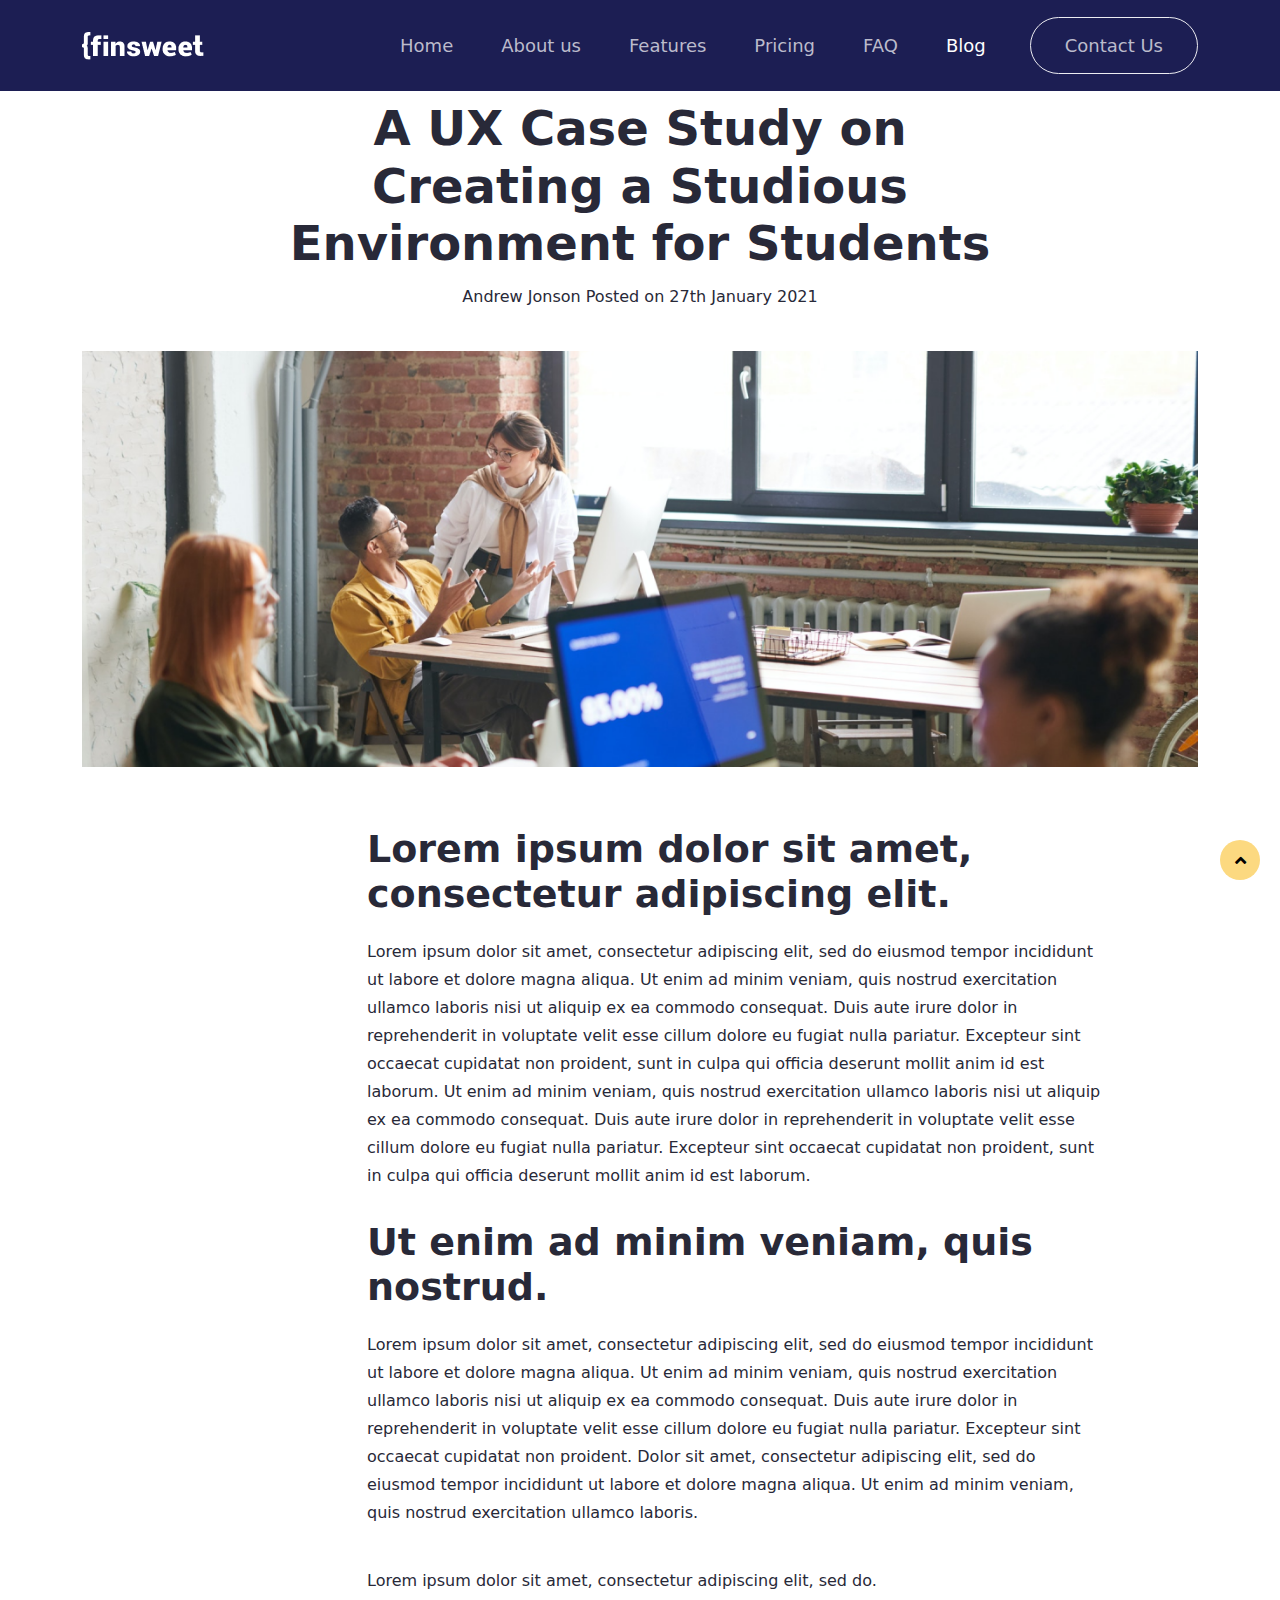
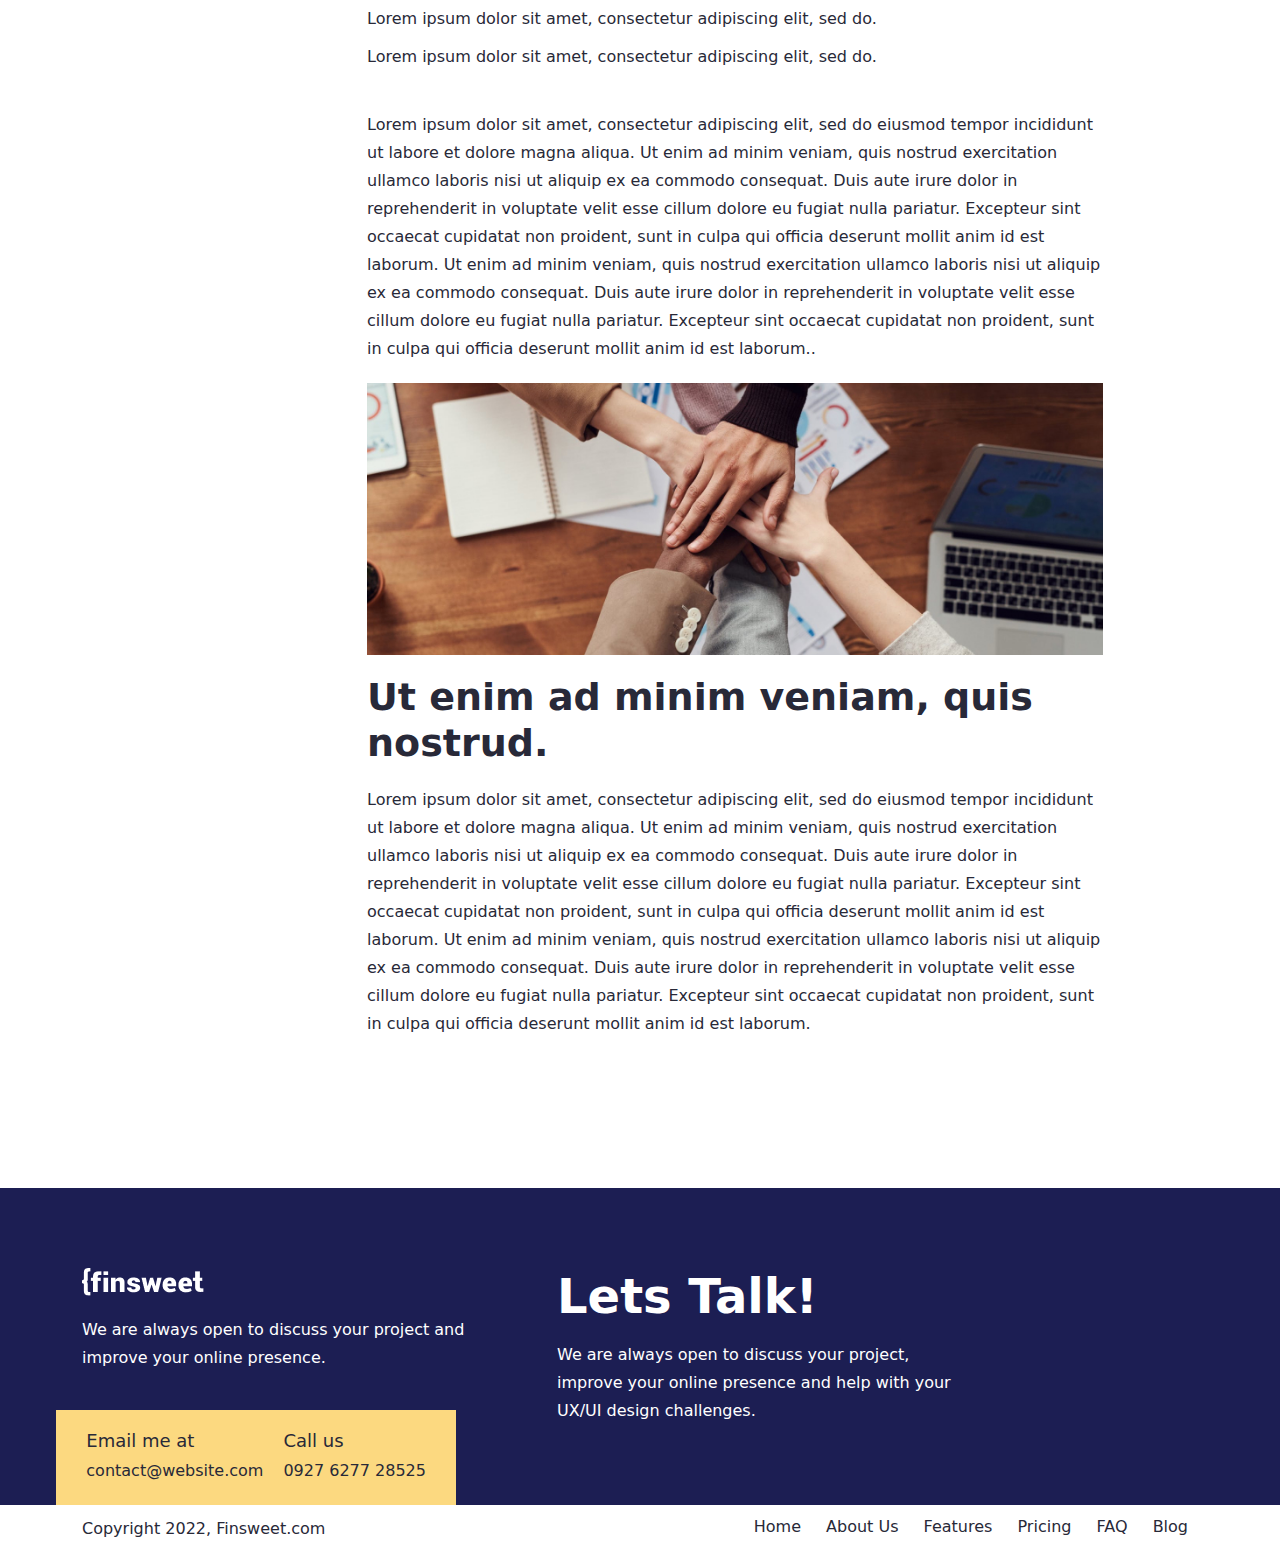
<file: blog.html>
<!DOCTYPE html>
<html lang="en">

<head>
  <meta charset="UTF-8">
  <meta http-equiv="X-UA-Compatible" content="IE=edge">
  <meta name="viewport" content="width=device-width">
  <title>Blog</title>
  <link rel="stylesheet" href="css/fontawesome.min.css">
  <link rel="stylesheet" href="css/bootstrap.min.css">
  <link rel="stylesheet" href="css/slick.css">
  <link rel="stylesheet" href="css/style.css">
</head>

<body data-bs-spy="scroll" data-bs-target=".menu_bg">
   <!-- PRELOADER PART START -->
   <section>
    <div class="preloader">
      <div class="preloader-img">
        <img src="images/preloader.gif" alt="preloader-img">
      </div>
    </div>
  </section>
  <!-- PRELOADER PART END -->
  <!-- BACKTOTOP PART START -->
  <div class="back2top">
    <i class="fa-solid fa-angle-up"></i>
  </div>
  <!-- BACKTOTOP PART END -->
 <!-- HEADER PART START -->
  <header>
    <nav class="navbar navbar-expand-lg menu_bg">
      <div class="container">
        <a class="navbar-brand" href="#"><img src="images/logo.png" alt="logo"></a>
        <button class="navbar-toggler" type="button" data-bs-toggle="collapse" data-bs-target="#navbarSupportedContent"
          aria-controls="navbarSupportedContent" aria-expanded="false" aria-label="Toggle navigation">
          <span class="navbar-toggler-icon"><i class="fa-solid fa-bars"></i></span>
        </button>
        <div class="collapse navbar-collapse" id="navbarSupportedContent">
          <ul class="navbar-nav ms-auto mb-2 mb-lg-0">
            <li class="nav-item">
              <a class="nav-link " aria-current="page" href="./index.html">Home</a>
            </li>
            <li class="nav-item">
              <a class="nav-link " aria-current="page" href="./about.html">About us</a>
            </li>
            <li class="nav-item">
              <a class="nav-link " aria-current="page" href="./feature.html">Features</a>
            </li>
            <li class="nav-item">
              <a class="nav-link " aria-current="page" href="./pricing.html">Pricing</a>
            </li>
            <li class="nav-item">
              <a class="nav-link " aria-current="page" href="./faq.html">FAQ</a>
            </li>
            <li class="nav-item">
              <a class="nav-link active" aria-current="page" href="./blogpage.html">Blog</a>
            </li>
            </li>
          </ul>
          <div class="header_button">
            <a href="./contact.html">Contact Us</a>
          </div>
        </div>
      </div>
    </nav>
  </header>
  <!-- HEADER PART START -->
        <!-- READBLOG PART START -->
            <section id="read-blog">
                  <div class="container">
                        <div class="row">
                              <div class="col-lg-8 offset-lg-2">
                                    <div class="read-blog_heading text-center">
                                          <h2>A UX Case Study on Creating a Studious Environment for Students</h2>
                                          <p>Andrew Jonson
                                                Posted on 27th January 2021</p>
                                    </div>

                              </div>
                        </div>
                        <div class="row">
                              <div class="readTop_img">
                                    <img src="images/blog-img.jpg" alt="blog-img" class="w-100">
                              </div>
                        </div>
                        <div class="row">
                              <div class="col-lg-8 offset-lg-3">
                                    <div class="read_content">
                                          <div class="first_read">
                                                <h3>Lorem ipsum dolor sit amet, consectetur adipiscing elit.
                                                      </h3>
                                                <p>Lorem ipsum dolor sit amet, consectetur adipiscing elit, sed do eiusmod tempor incididunt ut labore et dolore magna aliqua. Ut enim ad minim veniam, quis nostrud exercitation ullamco laboris nisi ut aliquip ex ea commodo consequat. Duis aute irure dolor in reprehenderit in voluptate velit esse cillum dolore eu fugiat nulla pariatur. Excepteur sint occaecat cupidatat non proident, sunt in culpa qui officia deserunt mollit anim id est laborum. Ut enim ad minim veniam, quis nostrud exercitation ullamco laboris nisi ut aliquip ex ea commodo consequat. Duis aute irure dolor in reprehenderit in voluptate velit esse cillum dolore eu fugiat nulla pariatur. Excepteur sint occaecat cupidatat non proident, sunt in culpa qui officia deserunt mollit anim id est laborum.</p>
                                               
                                          </div>
                                          <div class="second_read">
                                                <h3>Ut enim ad minim veniam, quis nostrud.

                                                </h3>
                                                <p>Lorem ipsum dolor sit amet, consectetur adipiscing elit, sed do eiusmod tempor incididunt ut labore et dolore magna aliqua. Ut enim ad minim veniam, quis nostrud exercitation ullamco laboris nisi ut aliquip ex ea commodo consequat. Duis aute irure dolor in reprehenderit in voluptate velit esse cillum dolore eu fugiat nulla pariatur. Excepteur sint occaecat cupidatat non proident. Dolor sit amet, consectetur adipiscing elit, sed do eiusmod tempor incididunt ut labore et dolore magna aliqua. Ut enim ad minim veniam, quis nostrud exercitation ullamco laboris.</p>
                                                <div class="including_read">
                                                      <p>Lorem ipsum dolor sit amet, consectetur adipiscing elit, sed do.</p>
                                                      <p>Lorem ipsum dolor sit amet, consectetur adipiscing elit, sed do.</p>
                                                      <p>Lorem ipsum dolor sit amet, consectetur adipiscing elit, sed do.</p>
                                                </div>
                                                <p>Lorem ipsum dolor sit amet, consectetur adipiscing elit, sed do eiusmod tempor incididunt ut labore et dolore magna aliqua. Ut enim ad minim veniam, quis nostrud exercitation ullamco laboris nisi ut aliquip ex ea commodo consequat. Duis aute irure dolor in reprehenderit in voluptate velit esse cillum dolore eu fugiat nulla pariatur. Excepteur sint occaecat cupidatat non proident, sunt in culpa qui officia deserunt mollit anim id est laborum. Ut enim ad minim veniam, quis nostrud exercitation ullamco laboris nisi ut aliquip ex ea commodo consequat. Duis aute irure dolor in reprehenderit in voluptate velit esse cillum dolore eu fugiat nulla pariatur. Excepteur sint occaecat cupidatat non proident, sunt in culpa qui officia deserunt mollit anim id est laborum..</p>
                                          </div>
                                          <div class="third_read">
                                                <img src="images/blog-two.jpg" alt="blog-two">
                                                <h3>Ut enim ad minim veniam, quis nostrud.
                                                </h3>
                                                <p>Lorem ipsum dolor sit amet, consectetur adipiscing elit, sed do eiusmod tempor incididunt ut labore et dolore magna aliqua. Ut enim ad minim veniam, quis nostrud exercitation ullamco laboris nisi ut aliquip ex ea commodo consequat. Duis aute irure dolor in reprehenderit in voluptate velit esse cillum dolore eu fugiat nulla pariatur. Excepteur sint occaecat cupidatat non proident, sunt in culpa qui officia deserunt mollit anim id est laborum. Ut enim ad minim veniam, quis nostrud exercitation ullamco laboris nisi ut aliquip ex ea commodo consequat. Duis aute irure dolor in reprehenderit in voluptate velit esse cillum dolore eu fugiat nulla pariatur. Excepteur sint occaecat cupidatat non proident, sunt in culpa qui officia deserunt mollit anim id est laborum.</p>
                                          </div>
                                    </div>
                              </div>
                        </div>
                  </div>
            </section>
             
       <!-- READBLOG PART END -->
         <!-- CONTACT PART START -->
               <section id="contact">
                <div class="container">
                  <div class="footer_top">
                    <div class="row">
                      <div class="col-lg-5">
                        <div class="contact_first">
                            <img src="images/logo.png" alt="logo">
                            <p>We are always open to discuss your project and</p> 
                            <p>improve your online presence.</p>
                            <div class="email_call d-flex">
                              <div class="email_part">
                                <h6>Email me at</h6>
                              <p>contact@website.com</p>
                              </div>
                              <div class="call_part">
                                <h6>Call us</h6>
                                <p>0927 6277 28525</p>
                              </div>
                              
                            </div>
                        </div>
                       </div>
                       <div class="col-lg-7">
                        <div class="talk_part">
                          <h2>Lets Talk!</h2>
                          <p>We are always open to discuss your project,</p>
                           <p>improve your online presence and help with your</p> 
                           <p>UX/UI design challenges.</p>
                        </div>
                       </div>
                    </div>
                  </div>
                </div>
               </section>
                <!-- CONTACT PART END -->
                    <!-- FOOTER PART START -->
                       <footer>
                        <div class="container">
                          <div class="row">
                            <div class="col-lg-6">
                              <div class="copy_write">
                                <p>Copyright 2022, Finsweet.com</p>
                              </div>
                            </div>
                           <div class="col-lg-6">
                            <div class="footer_nav ">
                                <li><a href="./index.html">Home</a></li>
                              <li><a href="./about.html">About Us</a></li>
                              <li><a href="./feature.html">Features</a></li>
                              <li><a href="./pricing.html">Pricing</a></li>
                              <li><a href="./faq.html">FAQ</a></li>
                              <li><a href="./blogpage.html">Blog</a></li>
                            </div>
                           </div> 
                          </div>
                        </div>
                       </footer>
                       <!-- FOOTER PART END -->
  <script src="js/jquery-1.12.4.min.js"></script>
  <script src="js/bootstrap.bundle.min.js"></script>
  <script src="js/slick.min.js"></script>
  <script src="js/main.js"></script>
</body>
</html>
</file>
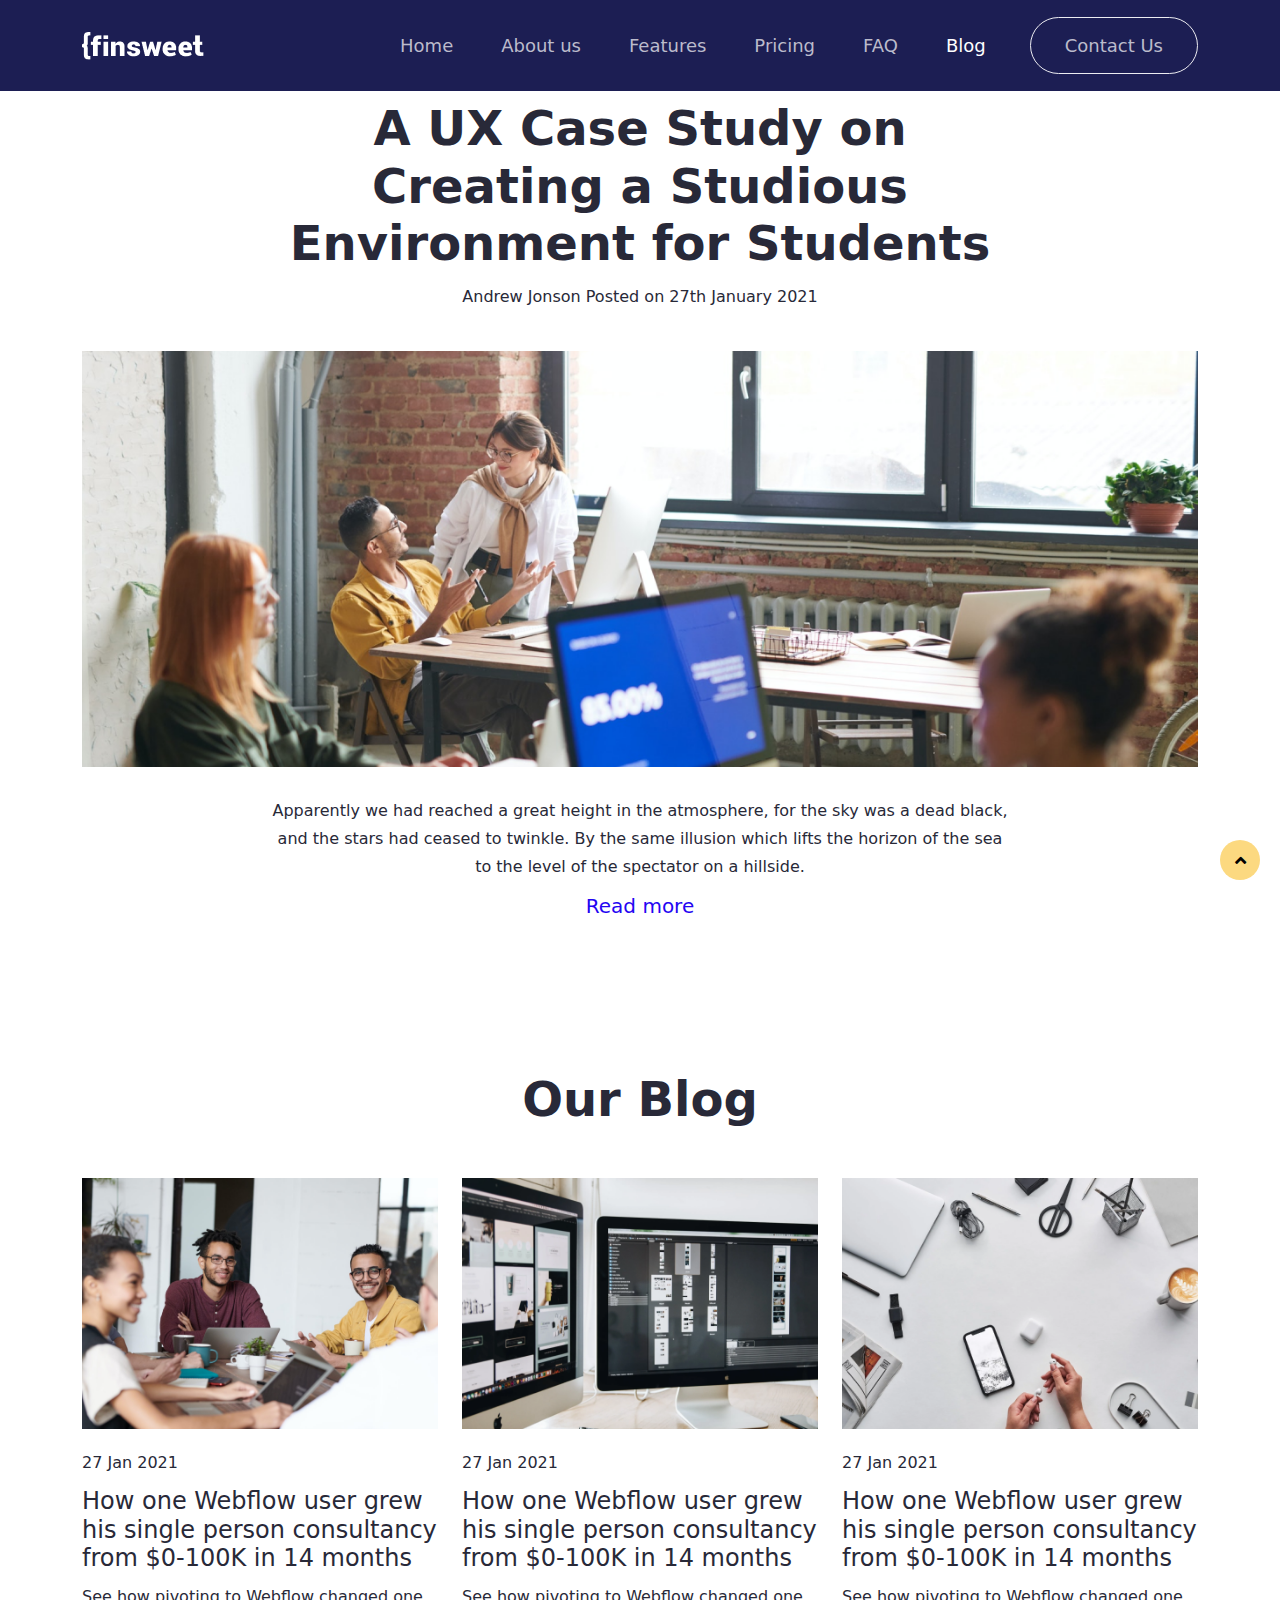
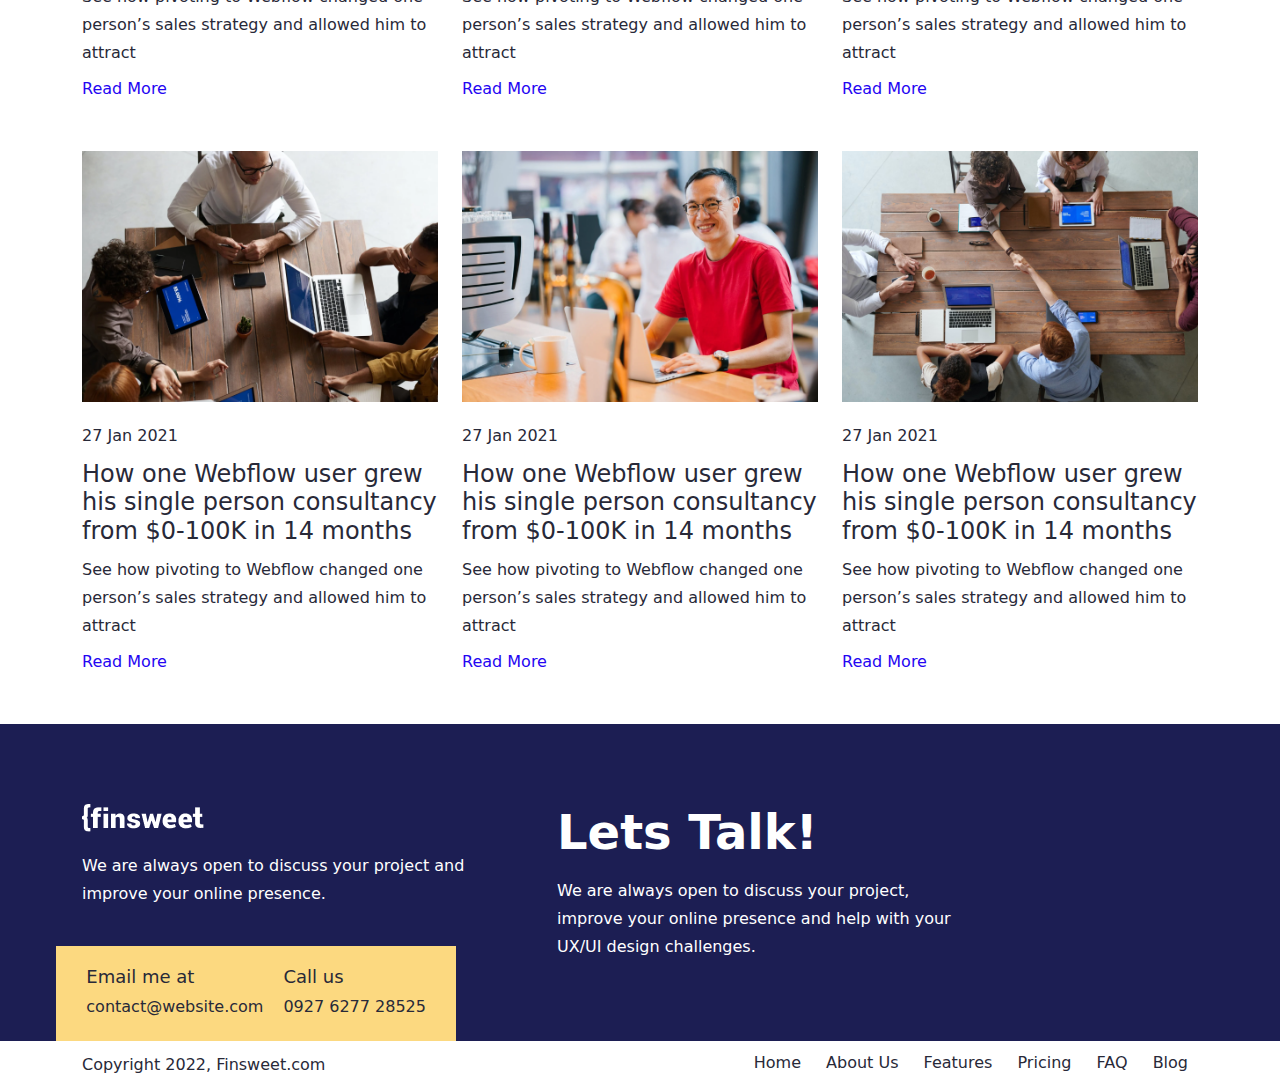
<file: blogpage.html>
<!DOCTYPE html>
<html lang="en">

<head>
  <meta charset="UTF-8">
  <meta http-equiv="X-UA-Compatible" content="IE=edge">
  <meta name="viewport" content="width=device-width">
  <title>Blog</title>
  <link rel="stylesheet" href="css/fontawesome.min.css">
  <link rel="stylesheet" href="css/bootstrap.min.css">
  <link rel="stylesheet" href="css/slick.css">
  <link rel="stylesheet" href="css/style.css">
</head>

<body data-bs-spy="scroll" data-bs-target=".menu_bg">
      <!-- PRELOADER PART START -->
    <section>
      <div class="preloader">
        <div class="preloader-img">
          <img src="images/preloader.gif" alt="preloader-img">
        </div>
      </div>
    </section>
    <!-- PRELOADER PART END -->
    <!-- BACKTOTOP PART START -->
    <div class="back2top">
      <i class="fa-solid fa-angle-up"></i>
    </div>
    <!-- BACKTOTOP PART END -->
 <!-- HEADER PART START -->
  <header>
    <nav class="navbar navbar-expand-lg menu_bg">
      <div class="container">
        <a class="navbar-brand" href="#"><img src="images/logo.png" alt="logo"></a>
        <button class="navbar-toggler" type="button" data-bs-toggle="collapse" data-bs-target="#navbarSupportedContent"
          aria-controls="navbarSupportedContent" aria-expanded="false" aria-label="Toggle navigation">
          <span class="navbar-toggler-icon"><i class="fa-solid fa-bars"></i></span>
        </button>
        <div class="collapse navbar-collapse" id="navbarSupportedContent">
          <ul class="navbar-nav ms-auto mb-2 mb-lg-0">
            <li class="nav-item">
              <a class="nav-link " aria-current="page" href="./index.html">Home</a>
            </li>
            <li class="nav-item">
              <a class="nav-link " aria-current="page" href="./about.html">About us</a>
            </li>
            <li class="nav-item">
              <a class="nav-link " aria-current="page" href="./feature.html">Features</a>
            </li>
            <li class="nav-item">
              <a class="nav-link " aria-current="page" href="./pricing.html">Pricing</a>
            </li>
            <li class="nav-item">
              <a class="nav-link " aria-current="page" href="./faq.html">FAQ</a>
            </li>
            <li class="nav-item">
              <a class="nav-link active" aria-current="page" href="./blogpage.html">Blog</a>
            </li>
            </li>
          </ul>
          <div class="header_button">
            <a href="./contact.html" >Contact Us</a>
          </div>
        </div>
      </div>
    </nav>
  </header>
   <!-- HEADER PART START -->
        <!-- READBLOG PART START -->
            <section id="read-blog">
                  <div class="container">
                        <div class="row">
                              <div class="col-lg-8 offset-lg-2">
                                    <div class="read-blog_heading text-center">
                                          <h2>A UX Case Study on Creating a Studious Environment for Students</h2>
                                          <p>Andrew Jonson
                                                Posted on 27th January 2021</p>
                                    </div>

                              </div>
                        </div>
                        <div class="row">
                              <div class="readTop_img">
                                    <img src="images/blog-img.jpg" alt="blog-img" class="w-100">
                              </div>
                              <div class="col-lg-8 offset-lg-2">
                                    <div class="more_content text-center">
                                          <p>Apparently we had reached a great height in the atmosphere, for the sky was a dead black, and the stars had ceased to twinkle. By the same illusion which lifts the horizon of the sea to the level of the spectator on a hillside.</p>
                                          <a href="./blog.html">Read more</a>
                                    </div>

                              </div>
                        </div>
                       
                  </div>
            </section>
       <!-- READBLOG PART END -->
          <!-- OURBLOG PART START -->
              <section id="our-blog">
                  <div class="container">
                        <div class="row">
                              <div class="col-lg-6 offset-lg-3">
                                    <div class="our-blog_heading text-center">
                                          <h2>Our Blog</h2>
                                    </div>
                              </div>
                        </div>
                        <div class="row">
                              <div class="col-lg-4">
                                    <div class="blog_item">
                                          <div class="blog_img">
                                                <img src="images/blogTeam_one.jpg" alt="blogTeam">
                                          </div>
                                          <div class="ourBlog_content">
                                                <p>27 Jan 2021</p>
                                                <h5> How one Webflow user grew his single person consultancy from $0-100K in 14 months</h5>
                                                <p>See how pivoting to Webflow changed one person’s sales strategy and allowed him to attract</p>
                                                <a href="./blog.html">Read More</a>
                                          </div>
                                    </div>
                                    <div class="blog_item">
                                          <div class="blog_img">
                                                <img src="images/blogTeam_two.jpg" alt="blogTeam_two">
                                          </div>
                                          <div class="ourBlog_content">
                                                <p>27 Jan 2021</p>
                                                <h5> How one Webflow user grew his single person consultancy from $0-100K in 14 months</h5>
                                                <p>See how pivoting to Webflow changed one person’s sales strategy and allowed him to attract</p>
                                                <a href="./blog.html">Read More</a>
                                          </div>
                                    </div>
                              </div>
                              <div class="col-lg-4">
                                    <div class="blog_item">
                                          <div class="blog_img">
                                                <img src="images/blog_three.png" alt="blogTeam_three">
                                          </div>
                                          <div class="ourBlog_content">
                                                <p>27 Jan 2021</p>
                                                <h5> How one Webflow user grew his single person consultancy from $0-100K in 14 months</h5>
                                                <p>See how pivoting to Webflow changed one person’s sales strategy and allowed him to attract</p>
                                                <a href="./blog.html">Read More</a>
                                          </div>
                                    </div>
                                    <div class="blog_item">
                                          <div class="blog_img">
                                                <img src="images/blogTeam_four.jpg" alt="blogTeam_four">
                                          </div>
                                          <div class="ourBlog_content">
                                                <p>27 Jan 2021</p>
                                                <h5> How one Webflow user grew his single person consultancy from $0-100K in 14 months</h5>
                                                <p>See how pivoting to Webflow changed one person’s sales strategy and allowed him to attract</p>
                                                <a href="./blog.html">Read More</a>
                                          </div>
                                    </div>
                              </div>
                              <div class="col-lg-4">
                                    <div class="blog_item">
                                          <div class="blog_img">
                                                <img src="images/blogteam_five.jpg" alt="blogTeam_five">
                                          </div>
                                          <div class="ourBlog_content">
                                                <p>27 Jan 2021</p>
                                                <h5> How one Webflow user grew his single person consultancy from $0-100K in 14 months</h5>
                                                <p>See how pivoting to Webflow changed one person’s sales strategy and allowed him to attract</p>
                                                <a href="./blog.html">Read More</a>
                                          </div>
                                    </div>
                                    <div class="blog_item">
                                          <div class="blog_img">
                                                <img src="images/blogteamsix.jpg" alt="blogteamsix">
                                          </div>
                                          <div class="ourBlog_content">
                                                <p>27 Jan 2021</p>
                                                <h5> How one Webflow user grew his single person consultancy from $0-100K in 14 months</h5>
                                                <p>See how pivoting to Webflow changed one person’s sales strategy and allowed him to attract</p>
                                                <a href="./blog.html">Read More</a>
                                          </div>
                                    </div>
                              </div>
                           
                        </div>
                  </div>
              </section>
           <!-- OURBLOG PART END -->
               <!-- CONTACT PART START -->
               <section id="contact">
                <div class="container">
                  <div class="footer_top">
                    <div class="row">
                      <div class="col-lg-5">
                        <div class="contact_first">
                            <img src="images/logo.png" alt="logo">
                            <p>We are always open to discuss your project and</p> 
                            <p>improve your online presence.</p>
                            <div class="email_call d-flex">
                              <div class="email_part">
                                <h6>Email me at</h6>
                              <p>contact@website.com</p>
                              </div>
                              <div class="call_part">
                                <h6>Call us</h6>
                                <p>0927 6277 28525</p>
                              </div>
                              
                            </div>
                        </div>
                       </div>
                       <div class="col-lg-7">
                        <div class="talk_part">
                          <h2>Lets Talk!</h2>
                          <p>We are always open to discuss your project,</p>
                           <p>improve your online presence and help with your</p> 
                           <p>UX/UI design challenges.</p>
                        </div>
                       </div>
                    </div>
                  </div>
                </div>
               </section>
                <!-- CONTACT PART END -->
                <!-- FOOTER PART START -->
                       <footer>
                        <div class="container">
                          <div class="row">
                            <div class="col-lg-6">
                              <div class="copy_write">
                                <p>Copyright 2022, Finsweet.com</p>
                              </div>
                            </div>
                           <div class="col-lg-6">
                            <div class="footer_nav ">
                                <li><a href="./index.html">Home</a></li>
                              <li><a href="./about.html">About Us</a></li>
                              <li><a href="./feature.html">Features</a></li>
                              <li><a href="./pricing.html">Pricing</a></li>
                              <li><a href="./faq.html">FAQ</a></li>
                              <li><a href="./blogpage.html">Blog</a></li>
                            </div>
                           </div> 
                          </div>
                        </div>
                       </footer>
                       <!-- FOOTER PART END -->
  <script src="js/jquery-1.12.4.min.js"></script>
  <script src="js/bootstrap.bundle.min.js"></script>
  <script src="js/slick.min.js"></script>
  <script src="js/main.js"></script>
</body>
</html>
</file>
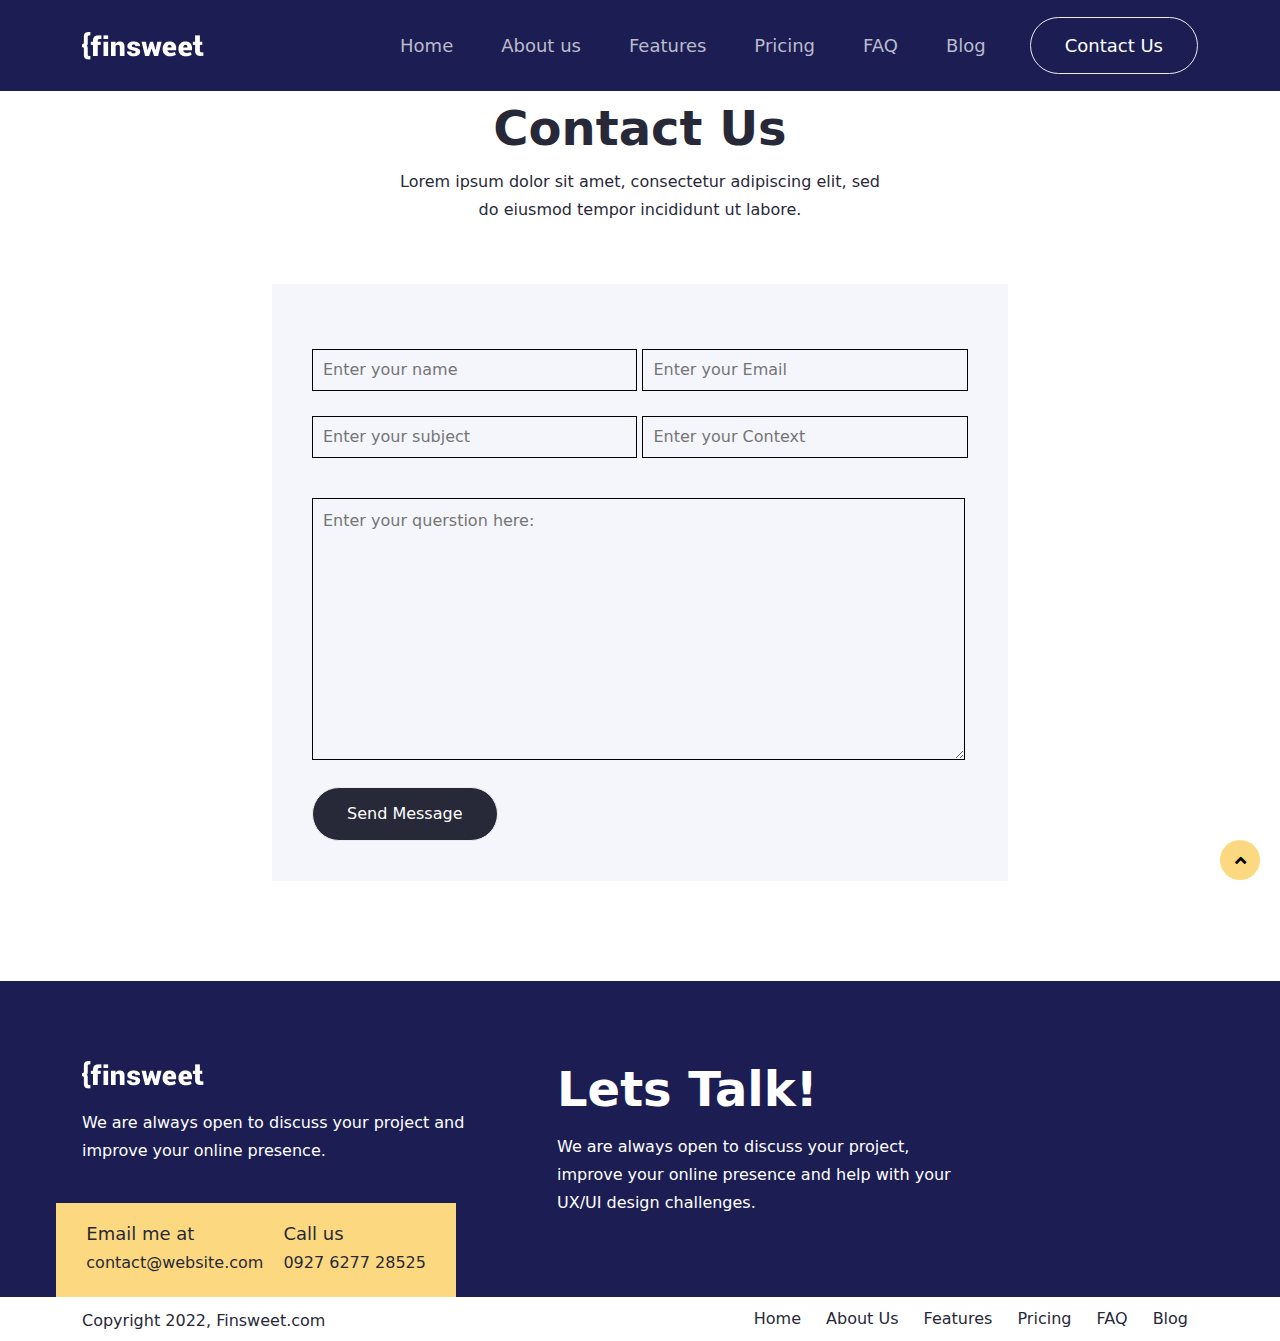
<file: contact.html>
<!DOCTYPE html>
<html lang="en">

<head>
  <meta charset="UTF-8">
  <meta http-equiv="X-UA-Compatible" content="IE=edge">
  <meta name="viewport" content="width=device-width">
  <title>Contact</title>
  <link rel="stylesheet" href="css/fontawesome.min.css">
  <link rel="stylesheet" href="css/bootstrap.min.css">
  <link rel="stylesheet" href="css/slick.css">
  <link rel="stylesheet" href="css/style.css">
</head>

<body data-bs-spy="scroll" data-bs-target=".menu_bg">
   <!-- PRELOADER PART START -->
   <section>
    <div class="preloader">
      <div class="preloader-img">
        <img src="images/preloader.gif" alt="preloader-img">
      </div>
    </div>
  </section>
  <!-- PRELOADER PART END -->
  <!-- BACKTOTOP PART START -->
  <div class="back2top">
    <i class="fa-solid fa-angle-up"></i>
  </div>
  <!-- BACKTOTOP PART END -->
  <!-- HEADER PART START -->
  <header>
    <nav class="navbar navbar-expand-lg menu_bg">
      <div class="container">
        <a class="navbar-brand" href="#"><img src="images/logo.png" alt="logo"></a>
        <button class="navbar-toggler" type="button" data-bs-toggle="collapse" data-bs-target="#navbarSupportedContent"
          aria-controls="navbarSupportedContent" aria-expanded="false" aria-label="Toggle navigation">
          <span class="navbar-toggler-icon"><i class="fa-solid fa-bars"></i></span>
        </button>
        <div class="collapse navbar-collapse" id="navbarSupportedContent">
          <ul class="navbar-nav ms-auto mb-2 mb-lg-0">
            <li class="nav-item">
              <a class="nav-link " aria-current="page" href="./index.html">Home</a>
            </li>
            <li class="nav-item">
              <a class="nav-link " aria-current="page" href="./about.html">About us</a>
            </li>
            <li class="nav-item">
              <a class="nav-link " aria-current="page" href="./feature.html">Features</a>
            </li>
            <li class="nav-item">
              <a class="nav-link " aria-current="page" href="./pricing.html">Pricing</a>
            </li>
            <li class="nav-item">
              <a class="nav-link " aria-current="page" href="./faq.html">FAQ</a>
            </li>
            <li class="nav-item">
              <a class="nav-link " aria-current="page" href="./blogpage.html">Blog</a>
            </li>
            </li>
          </ul>
          <div class="header_button">
            <a href="./contact.html" class="active">Contact Us</a>
          </div>
        </div>
      </div>
    </nav>
  </header>
  <!-- HEADER PART END -->
        <!-- CONTACT US PART START -->
            <section id="contact-us">
                  <div class="container">
                        <div class="row">
                              <div class="col-lg-6 offset-lg-3">
                                    <div class="contact_heading text-center">
                                          <h2>Contact Us</h2>
                                          <p>Lorem ipsum dolor sit amet, consectetur adipiscing elit, sed </p>
                                          <p>do eiusmod tempor incididunt ut labore.</p>
                                    </div>
                              </div>
                        </div>
                        <div class="row">
                              <div class="col-lg-8 offset-lg-2">
                                    <div class="form-part">
                                         
                                         <input type="text" placeholder="Enter your name">
                                         <input type="text"  placeholder="Enter your Email" >

                                         <input type="text" placeholder="Enter your subject">
                                         <input type="text" placeholder="Enter your Context">
                                         <div class="textacrea">
                                          <textarea name="" id="" cols="30" rows="10" placeholder="Enter your querstion here:"></textarea>
                                          <div class="contact_button">
                                                <a href="#">Send Message</a>
                                          </div>
                                    </div>
                                        
                                          
                                    </div>
                                

                              </div>
                            
                        </div>
                  </div>

            </section>
       <!-- CONATCT US PART END -->
           <!-- CONTACT PART START -->
               <section id="contact">
                <div class="container">
                  <div class="footer_top">
                    <div class="row">
                      <div class="col-lg-5">
                        <div class="contact_first">
                            <img src="images/logo.png" alt="logo">
                            <p>We are always open to discuss your project and</p> 
                            <p>improve your online presence.</p>
                            <div class="email_call d-flex">
                              <div class="email_part">
                                <h6>Email me at</h6>
                              <p>contact@website.com</p>
                              </div>
                              <div class="call_part">
                                <h6>Call us</h6>
                                <p>0927 6277 28525</p>
                              </div>
                              
                            </div>
                        </div>
                       </div>
                       <div class="col-lg-7">
                        <div class="talk_part">
                          <h2>Lets Talk!</h2>
                          <p>We are always open to discuss your project,</p>
                           <p>improve your online presence and help with your</p> 
                           <p>UX/UI design challenges.</p>
                        </div>
                       </div>
                    </div>
                  </div>
                </div>
               </section>
                <!-- CONTACT PART END -->
                   <!-- FOOTER PART START -->
                       <footer>
                        <div class="container">
                          <div class="row">
                            <div class="col-lg-6">
                              <div class="copy_write">
                                <p>Copyright 2022, Finsweet.com</p>
                              </div>
                            </div>
                           <div class="col-lg-6">
                            <div class="footer_nav ">
                                <li><a href="./index.html">Home</a></li>
                              <li><a href="./about.html">About Us</a></li>
                              <li><a href="./feature.html">Features</a></li>
                              <li><a href="./pricing.html">Pricing</a></li>
                              <li><a href="./faq.html">FAQ</a></li>
                              <li><a href="./blogpage.html">Blog</a></li>
                            </div>
                           </div> 
                          </div>
                        </div>
                       </footer>
                       <!-- FOOTER PART END -->
  <script src="js/jquery-1.12.4.min.js"></script>
  <script src="js/bootstrap.bundle.min.js"></script>
  <script src="js/slick.min.js"></script>
  <script src="js/main.js"></script>
</body>
</html>
</file>
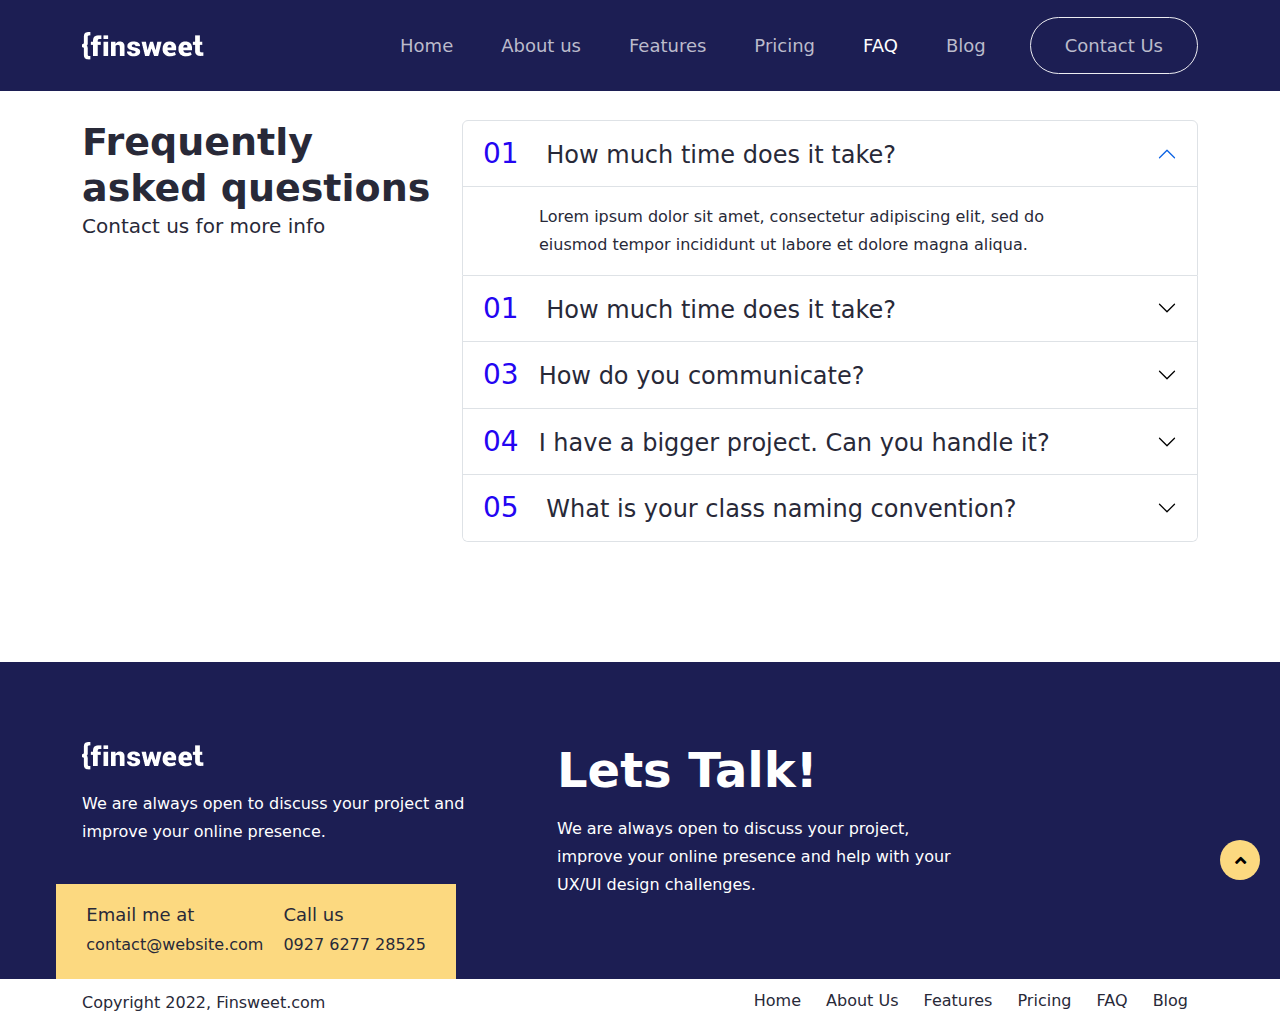
<file: faq.html>
<!DOCTYPE html>
<html lang="en">

<head>
  <meta charset="UTF-8">
  <meta http-equiv="X-UA-Compatible" content="IE=edge">
  <meta name="viewport" content="width=device-width">
  <title>FAQ Page</title>
  <link rel="stylesheet" href="css/fontawesome.min.css">
  <link rel="stylesheet" href="css/bootstrap.min.css">
  <link rel="stylesheet" href="css/slick.css">
  <link rel="stylesheet" href="css/style.css">
</head>

<body data-bs-spy="scroll" data-bs-target=".menu_bg">
   <!-- PRELOADER PART START -->
   <section>
    <div class="preloader">
      <div class="preloader-img">
        <img src="images/preloader.gif" alt="preloader-img">
      </div>
    </div>
  </section>
  <!-- PRELOADER PART END -->
  <!-- BACKTOTOP PART START -->
  <div class="back2top">
    <i class="fa-solid fa-angle-up"></i>
  </div>
  <!-- BACKTOTOP PART END -->
 <!-- HEADER PART START -->
  <header>
    <nav class="navbar navbar-expand-lg menu_bg">
      <div class="container">
        <a class="navbar-brand" href="#"><img src="images/logo.png" alt="logo"></a>
        <button class="navbar-toggler" type="button" data-bs-toggle="collapse" data-bs-target="#navbarSupportedContent"
          aria-controls="navbarSupportedContent" aria-expanded="false" aria-label="Toggle navigation">
          <span class="navbar-toggler-icon"><i class="fa-solid fa-bars"></i></span>
        </button>
        <div class="collapse navbar-collapse" id="navbarSupportedContent">
          <ul class="navbar-nav ms-auto mb-2 mb-lg-0">
            <li class="nav-item">
              <a class="nav-link " aria-current="page" href="./index.html">Home</a>
            </li>
            <li class="nav-item">
              <a class="nav-link " aria-current="page" href="./about.html">About us</a>
            </li>
            <li class="nav-item">
              <a class="nav-link " aria-current="page" href="./feature.html">Features</a>
            </li>
            <li class="nav-item">
              <a class="nav-link " aria-current="page" href="./pricing.html">Pricing</a>
            </li>
            <li class="nav-item">
              <a class="nav-link active" aria-current="page" href="./faq.html">FAQ</a>
            </li>
            <li class="nav-item">
              <a class="nav-link " aria-current="page" href="./blogpage.html">Blog</a>
            </li>

            </li>
          </ul>
          <div class="header_button">
            <a href="./contact.html">Contact Us</a>
          </div>
        </div>
      </div>
    </nav>
  </header>
  <!-- HEADER PART END -->

  <!-- FAQ PART START --> 
  <section id="faq">
    <div class="container">
      <div class="row">
        <div class="col-lg-4">
          <div class="ask_querstion">
            <h3>Frequently </h3>
            <h3>asked questions</h3>
            <a href="./contact.html">Contact us for more info</a> 
          </div>
        </div>
        <div class="col-lg-8">
          <div class="faq-part">
            <div class="accordion" id="accordionExample">
              <div class="accordion-item">
                <h2 class="accordion-header" id="headingOne">
                  <button class="accordion-button" type="button" data-bs-toggle="collapse" data-bs-target="#collapseOne"
                    aria-expanded="true" aria-controls="collapseOne">
                    <h5><span>01</span> How much time does it take?</h5>
                  </button>
                </h2>
                <div id="collapseOne" class="accordion-collapse collapse show" aria-labelledby="headingOne"
                  data-bs-parent="#accordionExample">
                  <div class="accordion-body">

                    <p>Lorem ipsum dolor sit amet, consectetur adipiscing elit, sed do </p>
                    <p> eiusmod tempor incididunt ut labore et dolore magna aliqua.</p>
                  </div>
                </div>
              </div>
              <div class="accordion-item">
                <h2 class="accordion-header" id="headingTwo">
                  <button class="accordion-button collapsed" type="button" data-bs-toggle="collapse"
                    data-bs-target="#collapseTwo" aria-expanded="false" aria-controls="collapseTwo">
                    <h5><span>01</span> How much time does it take?</h5>
                  </button>
                </h2>
                <div id="collapseTwo" class="accordion-collapse collapse" aria-labelledby="headingTwo"
                  data-bs-parent="#accordionExample">
                  <div class="accordion-body">
                    <p>Lorem ipsum dolor sit amet, consectetur adipiscing elit, sed do </p>
                    <p> eiusmod tempor incididunt ut labore et dolore magna aliqua.</p>
                  </div>
                </div>
              </div>
              <div class="accordion-item">
                <h2 class="accordion-header" id="headingThree">
                  <button class="accordion-button collapsed" type="button" data-bs-toggle="collapse"
                    data-bs-target="#collapseThree" aria-expanded="false" aria-controls="collapseThree">
                    <h5><span>03</span>How do you communicate?</h5>
                  </button>
                </h2>
                <div id="collapseThree" class="accordion-collapse collapse" aria-labelledby="headingThree"
                  data-bs-parent="#accordionExample">
                  <div class="accordion-body">
                    <p>Lorem ipsum dolor sit amet, consectetur adipiscing elit, sed do </p>
                    <p> eiusmod tempor incididunt ut labore et dolore magna aliqua.</p>
                  </div>
                </div>
              </div>
              <div class="accordion-item">
                <h2 class="accordion-header" id="headingFour">
                  <button class="accordion-button collapsed" type="button" data-bs-toggle="collapse"
                    data-bs-target="#collapseFour" aria-expanded="false" aria-controls="collapseFour">
                    <h5><span>04</span>I have a bigger project. Can you handle it?</h5>
                  </button>
                </h2>
                <div id="collapseFour" class="accordion-collapse collapse" aria-labelledby="headingFour"
                  data-bs-parent="#accordionExample">
                  <div class="accordion-body">
                    <p>Lorem ipsum dolor sit amet, consectetur adipiscing elit, sed do </p>
                    <p> eiusmod tempor incididunt ut labore et dolore magna aliqua.</p>
                  </div>
                </div>
              </div>
              <div class="accordion-item">
                <h2 class="accordion-header" id="headingFive">
                  <button class="accordion-button collapsed" type="button" data-bs-toggle="collapse"
                    data-bs-target="#collapseFive" aria-expanded="false" aria-controls="collapseFive">
                    <h5><span>05</span>
                      What is your class naming convention?</h5>
                  </button>
                </h2>
                <div id="collapseFive" class="accordion-collapse collapse" aria-labelledby="headingFive"
                  data-bs-parent="#accordionExample">
                  <div class="accordion-body">
                    <p>Lorem ipsum dolor sit amet, consectetur adipiscing elit, sed do </p>
                    <p> eiusmod tempor incididunt ut labore et dolore magna aliqua.</p>
                  </div>
                </div>
              </div>
            </div>
          </div>
        </div>
      </div>
    </div>
  </section>
  <!-- FAQ PART END --> 
  
          <!-- CONTACT PART START --> 
               <section id="contact">
                <div class="container">
                  <div class="footer_top">
                    <div class="row">
                      <div class="col-lg-5">
                        <div class="contact_first">
                            <img src="images/logo.png" alt="logo">
                            <p>We are always open to discuss your project and</p> 
                            <p>improve your online presence.</p>
                            <div class="email_call d-flex">
                              <div class="email_part">
                                <h6>Email me at</h6>
                              <p>contact@website.com</p>
                              </div>
                              <div class="call_part">
                                <h6>Call us</h6>
                                <p>0927 6277 28525</p>
                              </div>
                              
                            </div>
                        </div>
                       </div>
                       <div class="col-lg-7">
                        <div class="talk_part">
                          <h2>Lets Talk!</h2>
                          <p>We are always open to discuss your project,</p>
                           <p>improve your online presence and help with your</p> 
                           <p>UX/UI design challenges.</p>
                        </div>
                       </div>
                    </div>
                  </div>
                </div>
               </section>
                  <!-- CONTACT PART END --> 
                <!-- FOOTER PART START --> 
                       <footer>
                        <div class="container">
                          <div class="row">
                            <div class="col-lg-6">
                              <div class="copy_write">
                                <p>Copyright 2022, Finsweet.com</p>
                              </div>
                            </div>
                           <div class="col-lg-6">
                            <div class="footer_nav ">
                                <li><a href="./index.html">Home</a></li>
                              <li><a href="./about.html">About Us</a></li>
                              <li><a href="./feature.html">Features</a></li>
                              <li><a href="./pricing.html">Pricing</a></li>
                              <li><a href="./faq.html">FAQ</a></li>
                              <li><a href="./blogpage.html">Blog</a></li>
                            </div>
                           </div> 
                          </div>
                        </div>
                       </footer>
                     <!-- FOOTER PART END --> 

  <script src="js/jquery-1.12.4.min.js"></script>
  <script src="js/bootstrap.bundle.min.js"></script>
  <script src="js/slick.min.js"></script>
  <script src="js/main.js"></script>

</body>

</html>
</file>
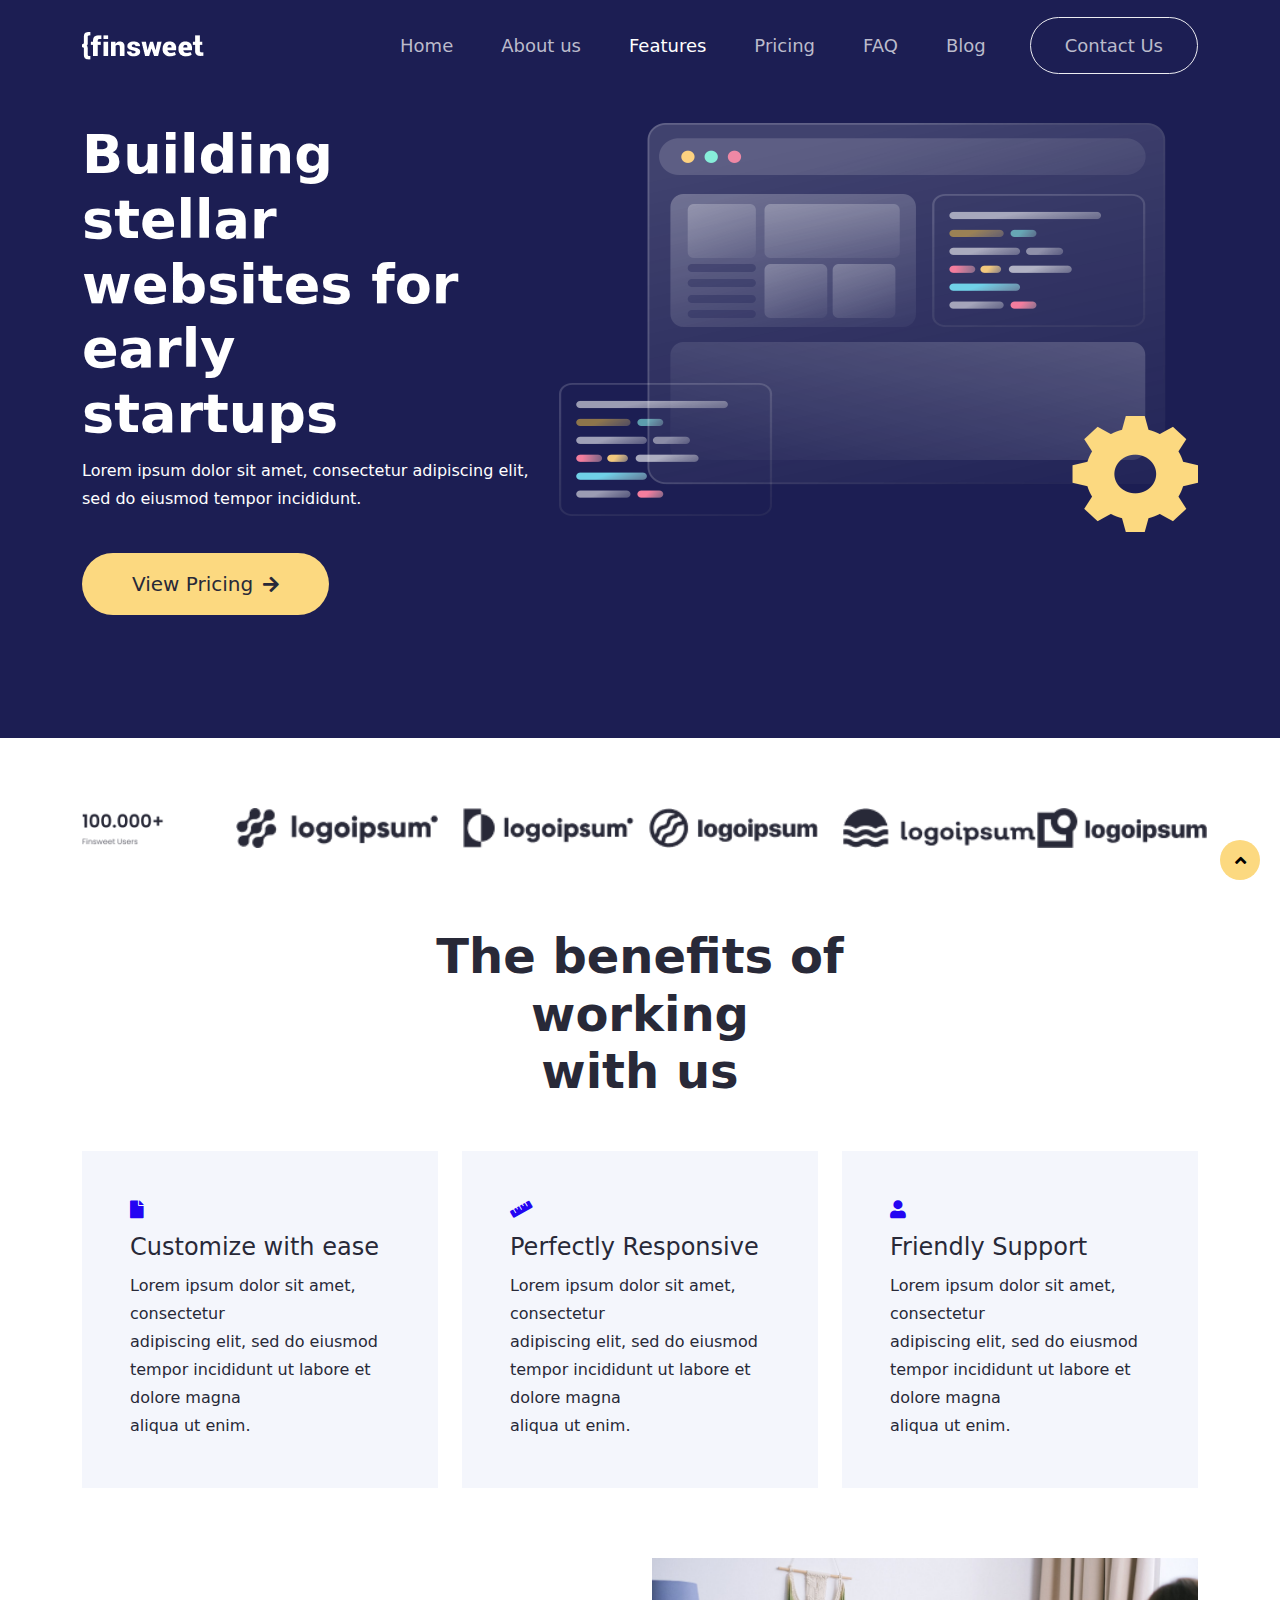
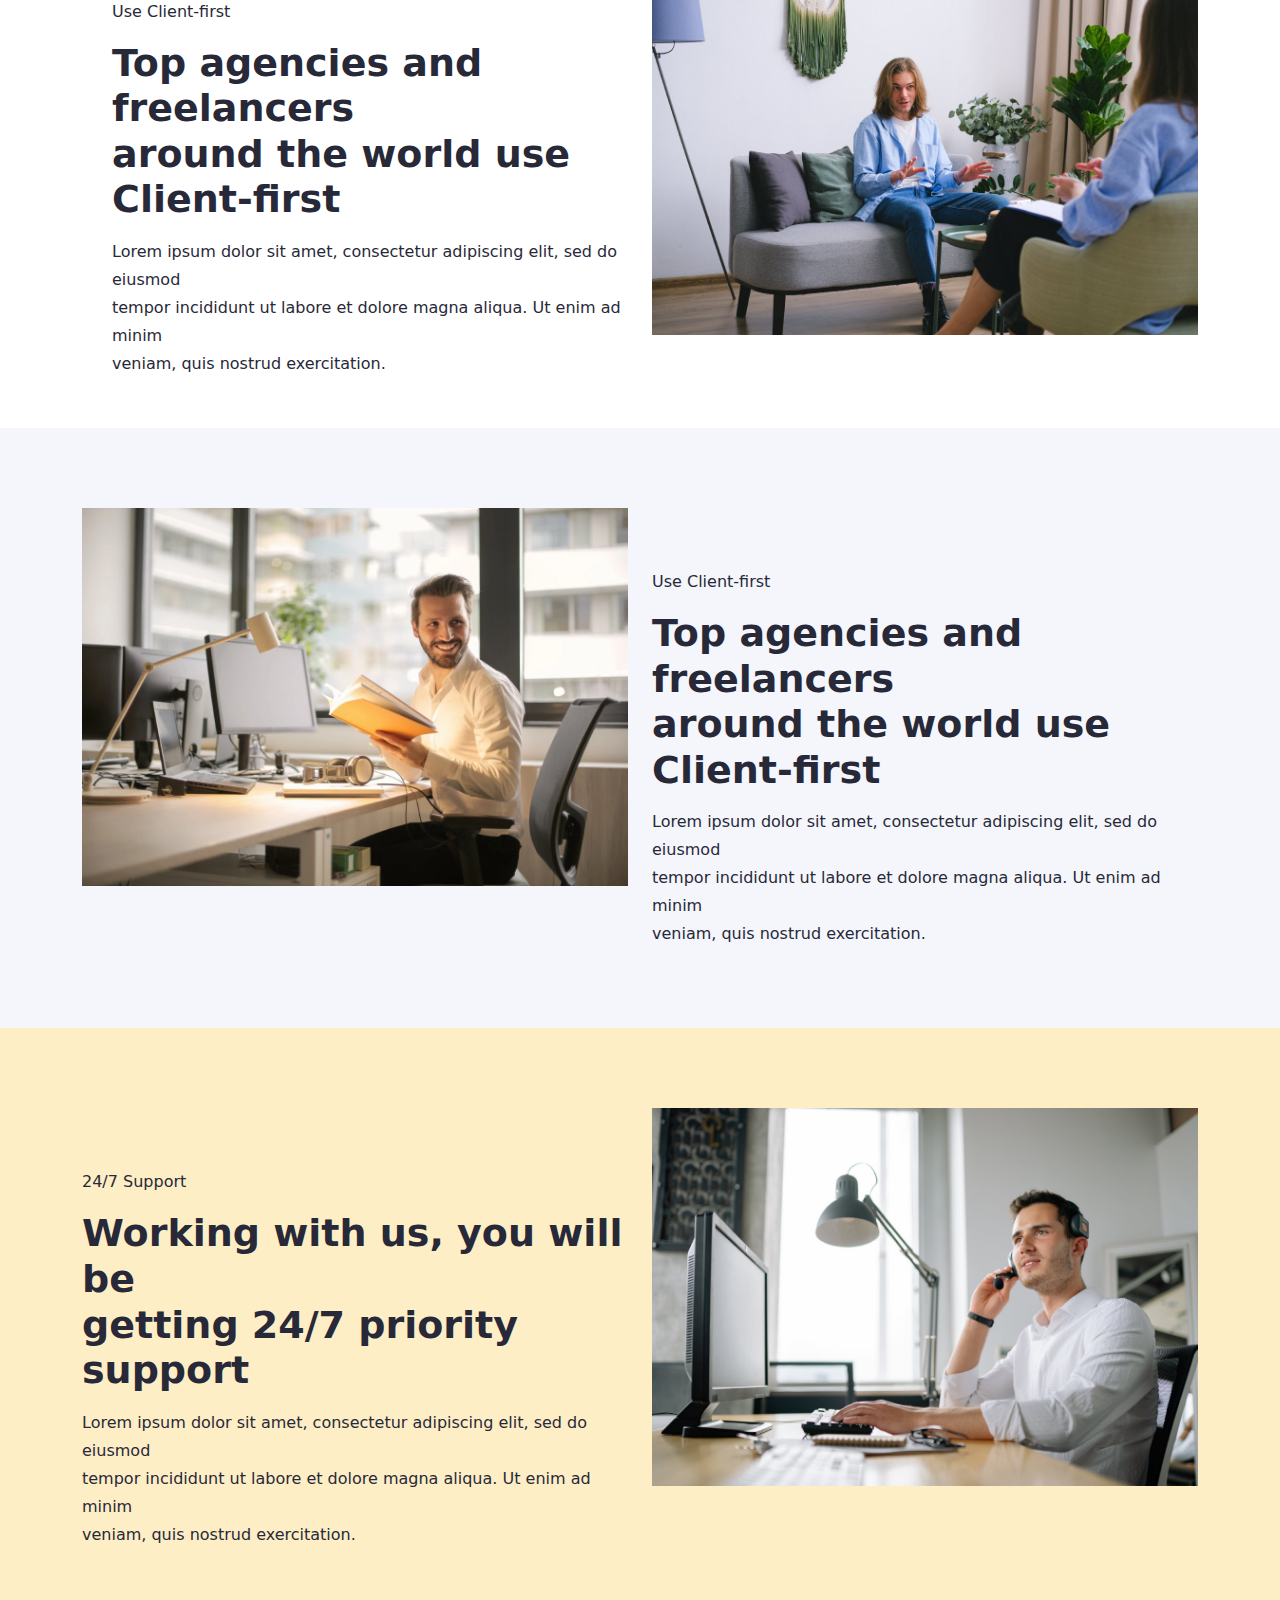
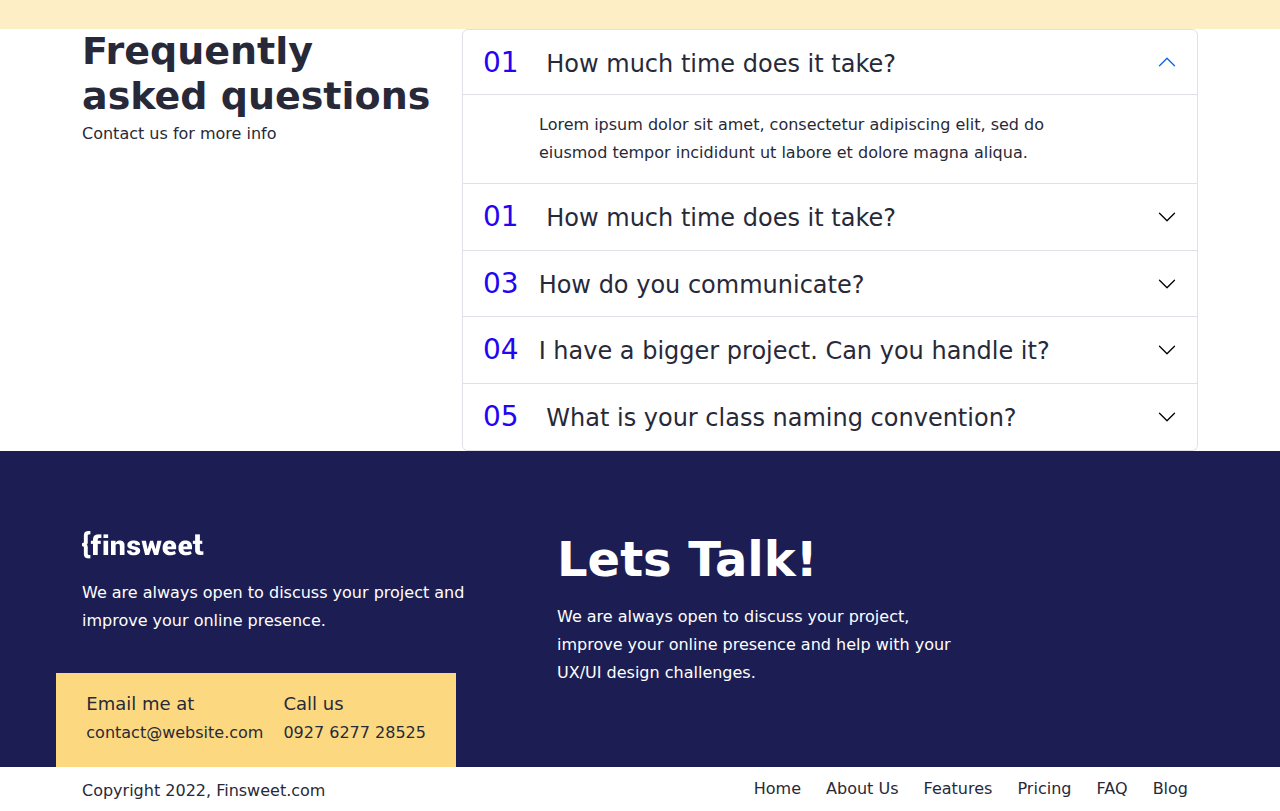
<file: feature.html>
<!DOCTYPE html>
<html lang="en">

<head>
      <meta charset="UTF-8">
      <meta http-equiv="X-UA-Compatible" content="IE=edge">
      <meta name="viewport" content="width=device-width">
      <title>Feature</title>
      <link rel="stylesheet" href="css/fontawesome.min.css">
      <link rel="stylesheet" href="css/bootstrap.min.css">
      <link rel="stylesheet" href="css/slick.css">
      <link rel="stylesheet" href="css/style.css">
</head>

<body data-bs-spy="scroll" data-bs-target=".menu_bg">
       <!-- PRELOADER PART START -->
    <section>
      <div class="preloader">
        <div class="preloader-img">
          <img src="images/preloader.gif" alt="preloader-img">
        </div>
      </div>
    </section>
    <!-- PRELOADER PART END -->
    <!-- BACKTOTOP PART START -->
    <div class="back2top">
      <i class="fa-solid fa-angle-up"></i>
    </div>
    <!-- BACKTOTOP PART END -->
      <!-- HEADER PART START -->
      <header>
            <nav class="navbar navbar-expand-lg menu_bg">
                  <div class="container">
                        <a class="navbar-brand" href="#"><img src="images/logo.png" alt="logo"></a>
                        <button class="navbar-toggler" type="button" data-bs-toggle="collapse"
                              data-bs-target="#navbarSupportedContent" aria-controls="navbarSupportedContent"
                              aria-expanded="false" aria-label="Toggle navigation">
                              <span class="navbar-toggler-icon"><i class="fa-solid fa-bars"></i></span>
                        </button>
                        <div class="collapse navbar-collapse" id="navbarSupportedContent">
                              <ul class="navbar-nav ms-auto mb-2 mb-lg-0">
                                    <li class="nav-item">
                                          <a class="nav-link " aria-current="page" href="./index.html">Home</a>
                                    </li>
                                    <li class="nav-item">
                                          <a class="nav-link " aria-current="page" href="./about.html">About us</a>
                                    </li>
                                    <li class="nav-item">
                                          <a class="nav-link active" aria-current="page" href="./feature.html">Features</a>
                                    </li>
                                    <li class="nav-item">
                                          <a class="nav-link " aria-current="page" href="./pricing.html">Pricing</a>
                                    </li>
                                    <li class="nav-item">
                                          <a class="nav-link " aria-current="page" href="./faq.html">FAQ</a>
                                    </li>
                                    <li class="nav-item">
                                          <a class="nav-link " aria-current="page" href="./blogpage.html">Blog</a>
                                    </li>

                                    </li>
                              </ul>
                              <div class="header_button">
                                    <a href="./contact.html">Contact Us</a>
                              </div>
                        </div>
                  </div>
            </nav>
      </header>
      <!-- HEADER PART END -->
       <!-- BANNER PART START -->
      <section id="banner">
            <div class="container">
                  <div class="row">
                        <div class="col-lg-5">
                              <div class="banner_content">
                                    <h1>Building stellar</h1>
                                    <h1>websites for early </h1>
                                    <h1>startups</h1>
                                    <p>Lorem ipsum dolor sit amet, consectetur adipiscing elit, sed do eiusmod tempor
                                          incididunt.</p>
                                    <div class="banner_button">
                                          
                                          <a href="./pricing.html" class="work-btn">View Pricing<i class="fa-solid fa-arrow-right"></i></a>
                                    </div>
                              </div>
                        </div>
                        <div class="col-lg-7">
                              <div class="banner_img ">
                                    <div class="item_img float-lg-end">
                                          <img src="images/Feature banner img.png" alt="feature banner.png">
                                    </div>
                              </div>
                        </div>
                  </div>
            </div>
      </section>
     <!-- BANNER PART END -->
     <!-- WORK PART START -->
      <section id="feature-work">
            <div class="container">
                  <div class="row ">
                        <div class="col-lg-4">
                              <div class="work_logo">
                                    <img src="images/work-one.png" alt="work-one">
                                    <img src="images/work-two.png" alt="work-two">
                              </div>
                        </div>
                        <div class="col-lg-4">
                              <div class="work_logo">
                                    <img src="images/work-three.png" alt="work-three">
                                    <img src="images/work-four.png" alt="work-four">
                              </div>
                        </div>
                        <div class="col-lg-4">
                              <div class="work_logo">
                                    <img src="images/work-five.png" alt="work-one">
                                    <img src="images/work-six.png" alt="work-one">
                              </div>
                        </div>
                  </div>
                  <div class="row">
                        <div class="col-lg-6 offset-lg-3">
                              <div class="work_heading text-center">
                                    <h2>The benefits of working</h2>
                                    <h2>with us</h2>
                              </div>
                        </div>
                  </div>
                  <div class="row">
                        <div class="col-lg-4">
                              <div class="benefit_item">
                                    <div class="benefit_content">
                                          <i class="fa-solid fa-file"></i>
                                          <h5>Customize with ease</h5>
                                          <p>Lorem ipsum dolor sit amet, consectetur</p>
                                          <p>adipiscing elit, sed do eiusmod tempor incididunt ut labore et dolore magna
                                          </p>
                                          <p>aliqua ut enim.</p>
                                    </div>
                              </div>

                        </div>
                        <div class="col-lg-4">
                              <div class="benefit_item">
                                    <div class="benefit_content">
                                          <i class="fa-solid fa-ruler"></i>
                                          <h5>Perfectly Responsive</h5>
                                          <p>Lorem ipsum dolor sit amet, consectetur</p>
                                          <p>adipiscing elit, sed do eiusmod tempor incididunt ut labore et dolore magna
                                          </p>
                                          <p>aliqua ut enim.</p>
                                    </div>
                              </div>
                        </div>
                        <div class="col-lg-4">
                              <div class="benefit_item">
                                    <div class="benefit_content">
                                          <i class="fa-solid fa-user"></i>
                                          <h5>Friendly Support</h5>
                                          <p>Lorem ipsum dolor sit amet, consectetur</p>
                                          <p>adipiscing elit, sed do eiusmod tempor incididunt ut labore et dolore magna
                                          </p>
                                          <p>aliqua ut enim.</p>
                                    </div>
                              </div>

                        </div>
                  </div>

            </div>
      </section>
       <!-- WORK PART END -->
            <!-- CLIENT PART START -->
               <section id="client">
                  <div class="container">
                        <div class="row">
                              <div class="col-lg-6">
                                    <div class="client_content">
                                          <p>Use Client-first</p>
                                          <div class="agency_content">
                                                <h3>Top agencies and freelancers</h3>
                                                <h3>around the world use </h3>
                                                <h3>Client-first </h3>

                                          </div>
                                                 <p>Lorem ipsum dolor sit amet, consectetur adipiscing elit, sed do eiusmod</p>
                                                       <p>tempor incididunt ut labore et dolore magna aliqua. Ut enim ad minim</p>
                                                       <p> veniam, quis nostrud exercitation.</p>
                                    </div>
                              </div>
                              <div class="col-lg-6">
                                    <div class="client_img">
                                          <img src="images/client-img.jpg">
                                    </div>
                              </div>
                        </div>
                  </div>
               </section>
              <!-- CLIENT PART END -->
                  <!-- REIVISION PART START -->

                     <section id="revision">
                        <div class="container">
                              <div class="row">
                                    <div class="col-lg-6">
                                          <div class="revision_img">
                                                <img src="images/revision-img.jpg" alt="revision-img">
                                          </div>
                                    </div>
                                    <div class="col-lg-6">
                                          <div class="revision_content">
                                                <p>Use Client-first</p>
                                                <div class="revision_heading">
                                                      <h3>Top agencies and freelancers</h3>
                                                      <h3>around the world use </h3>
                                                      <h3>Client-first </h3>
      
                                                </div>
                                                       <p>Lorem ipsum dolor sit amet, consectetur adipiscing elit, sed do eiusmod</p>
                                                             <p>tempor incididunt ut labore et dolore magna aliqua. Ut enim ad minim</p>
                                                             <p> veniam, quis nostrud exercitation.</p>
                                          </div>
                                    </div>
                              </div>
                        </div>
                     </section>
                      <!-- REIVISION PART END -->

                            <!-- SUPPORT PART START -->
                     <section id="support">
                        <div class="container">
                              <div class="row">
                                    <div class="col-lg-6">
                                          <div class="support_content">
                                                <p>24/7 Support</p>
                                                <div class="working_content">
                                                      <h3>Working with us, you will be</h3>
                                                      <h3>getting 24/7 priority support</h3>
                                                      
      
                                                </div>
                                                       <p>Lorem ipsum dolor sit amet, consectetur adipiscing elit, sed do eiusmod</p>
                                                             <p>tempor incididunt ut labore et dolore magna aliqua. Ut enim ad minim</p>
                                                             <p> veniam, quis nostrud exercitation.</p>
                                          </div>
                                    </div>
                                    <div class="col-lg-6">
                                          <div class="client_img">
                                                <img src="images/support.jpg" alt="support">
                                          </div>
                                    </div>
                              </div>
                        </div>
                     </section>
                    <!-- SUPPORT PART END -->

    
      <!-- FAQ PART START -->
      <section id="quertion">
            <div class="container">
                  <div class="row">
                        <div class="col-lg-4">
                              <div class="ask_querstion">
                                    <h3>Frequently </h3>
                                    <h3>asked questions</h3>
                                    <p>Contact us for more info</p>
                              </div>
                        </div>
                        <div class="col-lg-8">
                              <div class="faq-part">
                                    <div class="accordion" id="accordionExample">
                                          <div class="accordion-item">
                                                <h2 class="accordion-header" id="headingOne">
                                                      <button class="accordion-button" type="button"
                                                            data-bs-toggle="collapse" data-bs-target="#collapseOne"
                                                            aria-expanded="true" aria-controls="collapseOne">
                                                            <h5><span>01</span> How much time does it take?</h5>
                                                      </button>
                                                </h2>
                                                <div id="collapseOne" class="accordion-collapse collapse show"
                                                      aria-labelledby="headingOne" data-bs-parent="#accordionExample">
                                                      <div class="accordion-body">

                                                            <p>Lorem ipsum dolor sit amet, consectetur adipiscing elit,
                                                                  sed do </p>
                                                            <p> eiusmod tempor incididunt ut labore et dolore magna
                                                                  aliqua.</p>
                                                      </div>
                                                </div>
                                          </div>
                                          <div class="accordion-item">
                                                <h2 class="accordion-header" id="headingTwo">
                                                      <button class="accordion-button collapsed" type="button"
                                                            data-bs-toggle="collapse" data-bs-target="#collapseTwo"
                                                            aria-expanded="false" aria-controls="collapseTwo">
                                                            <h5><span>01</span> How much time does it take?</h5>
                                                      </button>
                                                </h2>
                                                <div id="collapseTwo" class="accordion-collapse collapse"
                                                      aria-labelledby="headingTwo" data-bs-parent="#accordionExample">
                                                      <div class="accordion-body">
                                                            <p>Lorem ipsum dolor sit amet, consectetur adipiscing elit,
                                                                  sed do </p>
                                                            <p> eiusmod tempor incididunt ut labore et dolore magna
                                                                  aliqua.</p>
                                                      </div>
                                                </div>
                                          </div>
                                          <div class="accordion-item">
                                                <h2 class="accordion-header" id="headingThree">
                                                      <button class="accordion-button collapsed" type="button"
                                                            data-bs-toggle="collapse" data-bs-target="#collapseThree"
                                                            aria-expanded="false" aria-controls="collapseThree">
                                                            <h5><span>03</span>How do you communicate?</h5>
                                                      </button>
                                                </h2>
                                                <div id="collapseThree" class="accordion-collapse collapse"
                                                      aria-labelledby="headingThree" data-bs-parent="#accordionExample">
                                                      <div class="accordion-body">
                                                            <p>Lorem ipsum dolor sit amet, consectetur adipiscing elit,
                                                                  sed do </p>
                                                            <p> eiusmod tempor incididunt ut labore et dolore magna
                                                                  aliqua.</p>
                                                      </div>
                                                </div>
                                          </div>
                                          <div class="accordion-item">
                                                <h2 class="accordion-header" id="headingThree">
                                                      <button class="accordion-button collapsed" type="button"
                                                            data-bs-toggle="collapse" data-bs-target="#collapseThree"
                                                            aria-expanded="false" aria-controls="collapseThree">
                                                            <h5><span>04</span>I have a bigger project. Can you handle
                                                                  it?</h5>
                                                      </button>
                                                </h2>
                                                <div id="collapseThree" class="accordion-collapse collapse"
                                                      aria-labelledby="headingThree" data-bs-parent="#accordionExample">
                                                      <div class="accordion-body">
                                                            <p>Lorem ipsum dolor sit amet, consectetur adipiscing elit,
                                                                  sed do </p>
                                                            <p> eiusmod tempor incididunt ut labore et dolore magna
                                                                  aliqua.</p>
                                                      </div>
                                                </div>
                                          </div>
                                          <div class="accordion-item">
                                                <h2 class="accordion-header" id="headingThree">
                                                      <button class="accordion-button collapsed" type="button"
                                                            data-bs-toggle="collapse" data-bs-target="#collapseThree"
                                                            aria-expanded="false" aria-controls="collapseThree">
                                                            <h5><span>05</span>
                                                                  What is your class naming convention?</h5>
                                                      </button>
                                                </h2>
                                                <div id="collapseThree" class="accordion-collapse collapse"
                                                      aria-labelledby="headingThree" data-bs-parent="#accordionExample">
                                                      <div class="accordion-body">
                                                            <p>Lorem ipsum dolor sit amet, consectetur adipiscing elit,
                                                                  sed do </p>
                                                            <p> eiusmod tempor incididunt ut labore et dolore magna
                                                                  aliqua.</p>
                                                      </div>
                                                </div>
                                          </div>
                                    </div>
                              </div>
                        </div>
                  </div>
            </div>
      </section>
     <!-- FAQ PART END -->
     
      <!-- CONTACT PART END --> 
      <section id="contact">
            <div class="container">
                  <div class="footer_top">
                        <div class="row">
                              <div class="col-lg-5">
                                    <div class="contact_first">
                                          <img src="images/logo.png" alt="logo">
                                          <p>We are always open to discuss your project and</p>
                                          <p>improve your online presence.</p>
                                          <div class="email_call d-flex">
                                                <div class="email_part">
                                                      <h6>Email me at</h6>
                                                      <p>contact@website.com</p>
                                                </div>
                                                <div class="call_part">
                                                      <h6>Call us</h6>
                                                      <p>0927 6277 28525</p>
                                                </div>

                                          </div>
                                    </div>
                              </div>
                              <div class="col-lg-7">
                                    <div class="talk_part">
                                          <h2>Lets Talk!</h2>
                                          <p>We are always open to discuss your project,</p>
                                          <p>improve your online presence and help with your</p>
                                          <p>UX/UI design challenges.</p>
                                    </div>
                              </div>
                        </div>
                  </div>
            </div>
      </section>
     <!-- CONTACT PART END --> 
     <!-- FOOTER PART START --> 
      <footer>
            <div class="container">
                  <div class="row">
                        <div class="col-lg-6">
                              <div class="copy_write">
                                    <p>Copyright 2022, Finsweet.com</p>
                              </div>
                        </div>
                        <div class="col-lg-6">
                              <div class="footer_nav ">
                                    <li><a href="./index.html">Home</a></li>
                                    <li><a href="./about.html">About Us</a></li>
                                    <li><a href="./feature.html">Features</a></li>
                                    <li><a href="./pricing.html">Pricing</a></li>
                                    <li><a href="./faq.html">FAQ</a></li>
                                    <li><a href="./blogpage.html">Blog</a></li>
                              </div>
                        </div>
                  </div>
            </div>
      </footer>
        <!-- FOOTER PART END --> 


      <script src="js/jquery-1.12.4.min.js"></script>
      <script src="js/bootstrap.bundle.min.js"></script>
      <script src="js/slick.min.js"></script>
      <script src="js/main.js"></script>

</body>

</html>
</file>
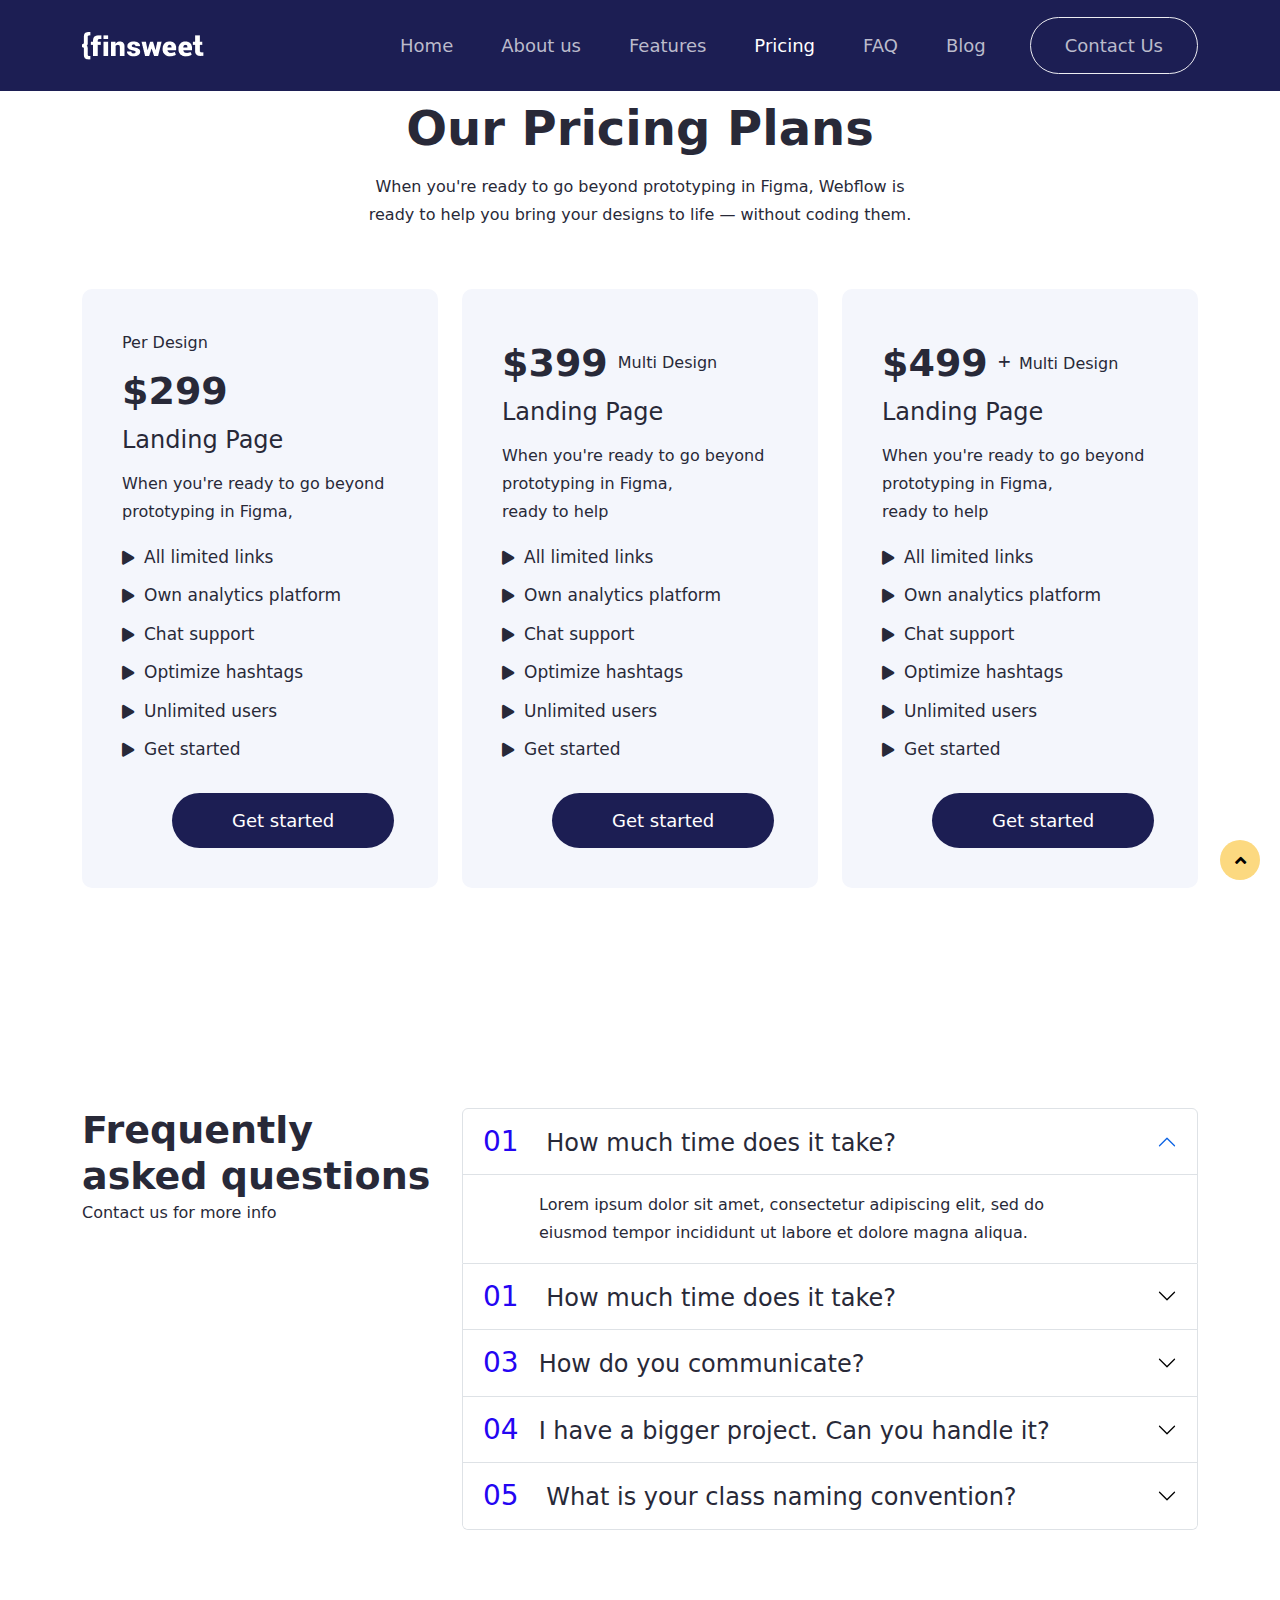
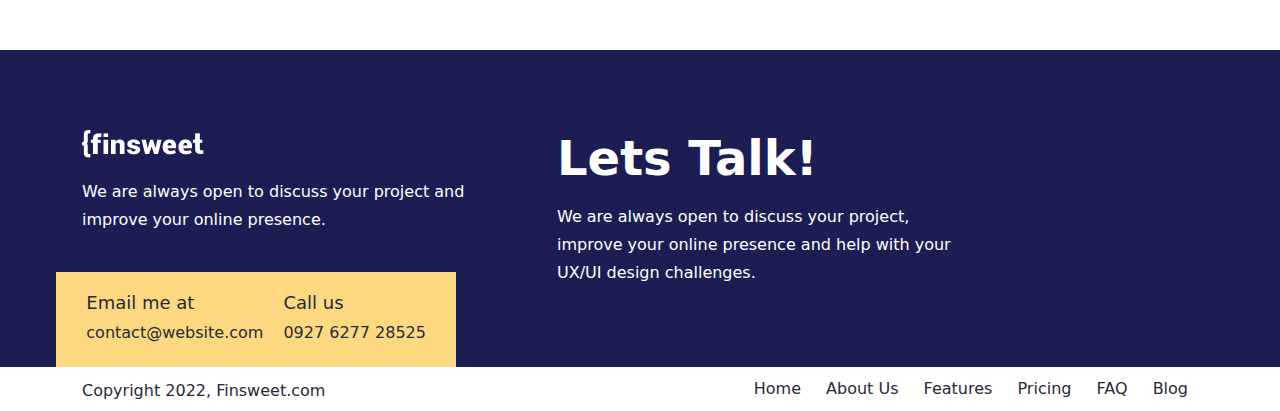
<file: pricing.html>
<!DOCTYPE html>
<html lang="en">

<head>
  <meta charset="UTF-8">
  <meta http-equiv="X-UA-Compatible" content="IE=edge">
  <meta name="viewport" content="width=device-width">
  <title>Pricing</title>
  <link rel="stylesheet" href="css/fontawesome.min.css">
  <link rel="stylesheet" href="css/bootstrap.min.css">
  <link rel="stylesheet" href="css/slick.css">
  <link rel="stylesheet" href="css/style.css">
</head>

<body data-bs-spy="scroll" data-bs-target=".menu_bg">
   <!-- PRELOADER PART START -->
   <section>
    <div class="preloader">
      <div class="preloader-img">
        <img src="images/preloader.gif" alt="preloader-img">
      </div>
    </div>
  </section>
  <!-- PRELOADER PART END -->
  <!-- BACKTOTOP PART START -->
  <div class="back2top">
    <i class="fa-solid fa-angle-up"></i>
  </div>
  <!-- BACKTOTOP PART END -->
  <!-- HEADER PART END -->
  <header>
    <nav class="navbar navbar-expand-lg menu_bg">
      <div class="container">
        <a class="navbar-brand" href="#"><img src="images/logo.png" alt="logo"></a>
        <button class="navbar-toggler" type="button" data-bs-toggle="collapse" data-bs-target="#navbarSupportedContent"
          aria-controls="navbarSupportedContent" aria-expanded="false" aria-label="Toggle navigation">
          <span class="navbar-toggler-icon"><i class="fa-solid fa-bars"></i></span>
        </button>
        <div class="collapse navbar-collapse" id="navbarSupportedContent">
          <ul class="navbar-nav ms-auto mb-2 mb-lg-0">
            <li class="nav-item">
              <a class="nav-link " aria-current="page" href="./index.html">Home</a>
            </li>
            <li class="nav-item">
              <a class="nav-link " aria-current="page" href="./about.html">About us</a>
            </li>
            <li class="nav-item">
              <a class="nav-link " aria-current="page" href="./feature.html">Features</a>
            </li>
            <li class="nav-item">
              <a class="nav-link active" aria-current="page" href="./pricing.html">Pricing</a>
            </li>
            <li class="nav-item">
              <a class="nav-link " aria-current="page" href="./faq.html">FAQ</a>
            </li>
            <li class="nav-item">
              <a class="nav-link " aria-current="page" href="./blogpage.html">Blog</a>
            </li>

            </li>
          </ul>
          <div class="header_button">
            <a href="./contact.html">Contact Us</a>
          </div>
        </div>
      </div>
    </nav>
  </header>
  <!-- HEADER PART END -->
  <!-- PRICING PART START -->
   <section id="pricing">
      <div class="container">
            <div class="row">
                  <div class="col-lg-6 offset-lg-3">
                        <div class="pricing_heading text-center">
                              <h2>Our Pricing Plans</h2>
                              <p>When you're ready to go beyond prototyping in Figma, Webflow is</p>
                              <p> ready to help you bring your designs to life — without coding them.</p>

                        </div>
                       
                  </div>
            </div>
            <div class="row gx-8">
                  <div class="col-lg-4">
                        <div class="pricing_item">
                              <div class="pricing_content">
                                    <p>Per Design</p>
                                    <h3>$299</h3>
                                    <h5>Landing Page </h5>
                                    <p>When you're ready to go beyond</p>
                                    <p> prototyping in Figma, </p>
                                    <div class="all_work">
                                          <a href="#"><i class="fa-solid fa-play"></i><li>All limited links</li></a>
                                          <a href="#"><i class="fa-solid fa-play"></i><li>Own analytics platform</li></a>
                                          <a href="#"><i class="fa-solid fa-play"></i><li>
                                                Chat support</li></a>
                                          <a href="#"><i class="fa-solid fa-play"></i><li>Optimize hashtags</li></a>
                                          <a href="#"><i class="fa-solid fa-play"></i><li>Unlimited users</li></a>
                                          <a href="#"><i class="fa-solid fa-play"></i><li>
                                                Get started</li></a>
      
                                    </div>
                                    <div class="pricing_button ">
                                          <a href="./privacy.html">Get started</a>
                                    </div>

                              </div>
                          
                        </div>
                  </div>
                  <div class="col-lg-4">
                        <div class="pricing_item">
                              <div class="pricing_content">
                                    <div class="price-design d-flex">
                                          <div class="price">
                                                <h3>$399</h3>
                                          </div>
                                          <div class="design">
                                                <p>Multi Design</p>

                                          </div>
                                    </div>
                                    
                                  
                                    <h5>Landing Page </h5>
                                    <p>When you're ready to go beyond</p>
                                    <p> prototyping in Figma, </p>
                                    <p>ready to help</p>
                                    <div class="all_work">
                                          <a href="#"><i class="fa-solid fa-play"></i><li>All limited links</li></a>
                                          <a href="#"><i class="fa-solid fa-play"></i><li>Own analytics platform</li></a>
                                          <a href="#"><i class="fa-solid fa-play"></i><li>
                                                Chat support</li></a>
                                          <a href="#"><i class="fa-solid fa-play"></i><li>Optimize hashtags</li></a>
                                          <a href="#"><i class="fa-solid fa-play"></i><li>Unlimited users</li></a>
                                          <a href="#"><i class="fa-solid fa-play"></i><li>
                                                Get started</li></a>
      
                                    </div>
                                    <div class="pricing_button ">
                                          <a href="./privacy.html">Get started</a>
                                    </div>

                              </div>
                          
                        </div>
                  </div>
                  <div class="col-lg-4">
                        <div class="pricing_item">
                              <div class="pricing_content">
                                    <div class="price-design d-flex">
                                          <div class="price">
                                                <h3>$499</h3>
                                          </div>
                                          <div class="design">
                                                <p> <i class="fa-solid fa-plus"></i>Multi Design</p>

                                          </div>
                                    </div>
                                    
                                  
                                    <h5>Landing Page </h5>
                                    <p>When you're ready to go beyond</p>
                                    <p> prototyping in Figma, </p>
                                    <p>ready to help</p>
                                    <div class="all_work">
                                          <a href="#"><i class="fa-solid fa-play"></i><li>All limited links</li></a>
                                          <a href="#"><i class="fa-solid fa-play"></i><li>Own analytics platform</li></a>
                                          <a href="#"><i class="fa-solid fa-play"></i><li>
                                                Chat support</li></a>
                                          <a href="#"><i class="fa-solid fa-play"></i><li>Optimize hashtags</li></a>
                                          <a href="#"><i class="fa-solid fa-play"></i><li>Unlimited users</li></a>
                                          <a href="#"><i class="fa-solid fa-play"></i><li>
                                                Get started</li></a>
      
                                    </div>
                                    <div class="pricing_button ">
                                          <a href="./privacy.html">Get started</a>
                                    </div>

                              </div>
                          
                        </div>
                  </div>
            </div>
      </div>
   </section>
  <!-- PRICING PART END -->
  <!-- FAQ PART START -->
  <section id="faq">
    <div class="container">
      <div class="row">
        <div class="col-lg-4">
          <div class="ask_querstion">
            <h3>Frequently </h3>
            <h3>asked questions</h3>
            <p>Contact us for more info</p>
          </div>
        </div>
        <div class="col-lg-8">
          <div class="faq-part">
            <div class="accordion" id="accordionExample">
              <div class="accordion-item">
                <h2 class="accordion-header" id="headingOne">
                  <button class="accordion-button" type="button" data-bs-toggle="collapse" data-bs-target="#collapseOne"
                    aria-expanded="true" aria-controls="collapseOne">
                    <h5><span>01</span> How much time does it take?</h5>
                  </button>
                </h2>
                <div id="collapseOne" class="accordion-collapse collapse show" aria-labelledby="headingOne"
                  data-bs-parent="#accordionExample">
                  <div class="accordion-body">

                    <p>Lorem ipsum dolor sit amet, consectetur adipiscing elit, sed do </p>
                    <p> eiusmod tempor incididunt ut labore et dolore magna aliqua.</p>
                  </div>
                </div>
              </div>
              <div class="accordion-item">
                <h2 class="accordion-header" id="headingTwo">
                  <button class="accordion-button collapsed" type="button" data-bs-toggle="collapse"
                    data-bs-target="#collapseTwo" aria-expanded="false" aria-controls="collapseTwo">
                    <h5><span>01</span> How much time does it take?</h5>
                  </button>
                </h2>
                <div id="collapseTwo" class="accordion-collapse collapse" aria-labelledby="headingTwo"
                  data-bs-parent="#accordionExample">
                  <div class="accordion-body">
                    <p>Lorem ipsum dolor sit amet, consectetur adipiscing elit, sed do </p>
                    <p> eiusmod tempor incididunt ut labore et dolore magna aliqua.</p>
                  </div>
                </div>
              </div>
              <div class="accordion-item">
                <h2 class="accordion-header" id="headingThree">
                  <button class="accordion-button collapsed" type="button" data-bs-toggle="collapse"
                    data-bs-target="#collapseThree" aria-expanded="false" aria-controls="collapseThree">
                    <h5><span>03</span>How do you communicate?</h5>
                  </button>
                </h2>
                <div id="collapseThree" class="accordion-collapse collapse" aria-labelledby="headingThree"
                  data-bs-parent="#accordionExample">
                  <div class="accordion-body">
                    <p>Lorem ipsum dolor sit amet, consectetur adipiscing elit, sed do </p>
                    <p> eiusmod tempor incididunt ut labore et dolore magna aliqua.</p>
                  </div>
                </div>
              </div>
              <div class="accordion-item">
                <h2 class="accordion-header" id="headingFour">
                  <button class="accordion-button collapsed" type="button" data-bs-toggle="collapse"
                    data-bs-target="#collapseFour" aria-expanded="false" aria-controls="collapseFour">
                    <h5><span>04</span>I have a bigger project. Can you handle it?</h5>
                  </button>
                </h2>
                <div id="collapseFour" class="accordion-collapse collapse" aria-labelledby="headingFour"
                  data-bs-parent="#accordionExample">
                  <div class="accordion-body">
                    <p>Lorem ipsum dolor sit amet, consectetur adipiscing elit, sed do </p>
                    <p> eiusmod tempor incididunt ut labore et dolore magna aliqua.</p>
                  </div>
                </div>
              </div>
              <div class="accordion-item">
                <h2 class="accordion-header" id="headingFive">
                  <button class="accordion-button collapsed" type="button" data-bs-toggle="collapse"
                    data-bs-target="#collapseFive" aria-expanded="false" aria-controls="collapseFive">
                    <h5><span>05</span>
                      What is your class naming convention?</h5>
                  </button>
                </h2>
                <div id="collapseFive" class="accordion-collapse collapse" aria-labelledby="headingFive"
                  data-bs-parent="#accordionExample">
                  <div class="accordion-body">
                    <p>Lorem ipsum dolor sit amet, consectetur adipiscing elit, sed do </p>
                    <p> eiusmod tempor incididunt ut labore et dolore magna aliqua.</p>
                  </div>
                </div>
              </div>
            </div>
          </div>
        </div>
      </div>
    </div>
  </section>
  <!-- FAQ PART END -->
  <!-- CONTACT PART START -->
               <section id="contact">
                <div class="container">
                  <div class="footer_top">
                    <div class="row">
                      <div class="col-lg-5">
                        <div class="contact_first">
                            <img src="images/logo.png" alt="logo">
                            <p>We are always open to discuss your project and</p> 
                            <p>improve your online presence.</p>
                            <div class="email_call d-flex">
                              <div class="email_part">
                                <h6>Email me at</h6>
                              <p>contact@website.com</p>
                              </div>
                              <div class="call_part">
                                <h6>Call us</h6>
                                <p>0927 6277 28525</p>
                              </div>
                              
                            </div>
                        </div>
                       </div>
                       <div class="col-lg-7">
                        <div class="talk_part">
                          <h2>Lets Talk!</h2>
                          <p>We are always open to discuss your project,</p>
                           <p>improve your online presence and help with your</p> 
                           <p>UX/UI design challenges.</p>
                        </div>
                       </div>
                    </div>
                  </div>
                </div>
               </section>
               <!-- CONTACT PART END -->
               <!-- FOOTER PART START -->
                       <footer>
                        <div class="container">
                          <div class="row">
                            <div class="col-lg-6">
                              <div class="copy_write">
                                <p>Copyright 2022, Finsweet.com</p>
                              </div>
                            </div>
                           <div class="col-lg-6">
                            <div class="footer_nav ">
                                <li><a href="./index.html">Home</a></li>
                              <li><a href="./about.html">About Us</a></li>
                              <li><a href="./feature.html">Features</a></li>
                              <li><a href="./pricing.html">Pricing</a></li>
                              <li><a href="./faq.html">FAQ</a></li>
                              <li><a href="./blogpage.html">Blog</a></li>
                            </div>
                           </div> 
                          </div>
                        </div>
                       </footer>
                      <!-- FOOTER PART END -->
  <script src="js/jquery-1.12.4.min.js"></script>
  <script src="js/bootstrap.bundle.min.js"></script>
  <script src="js/slick.min.js"></script>
  <script src="js/main.js"></script>

</body>

</html>
</file>
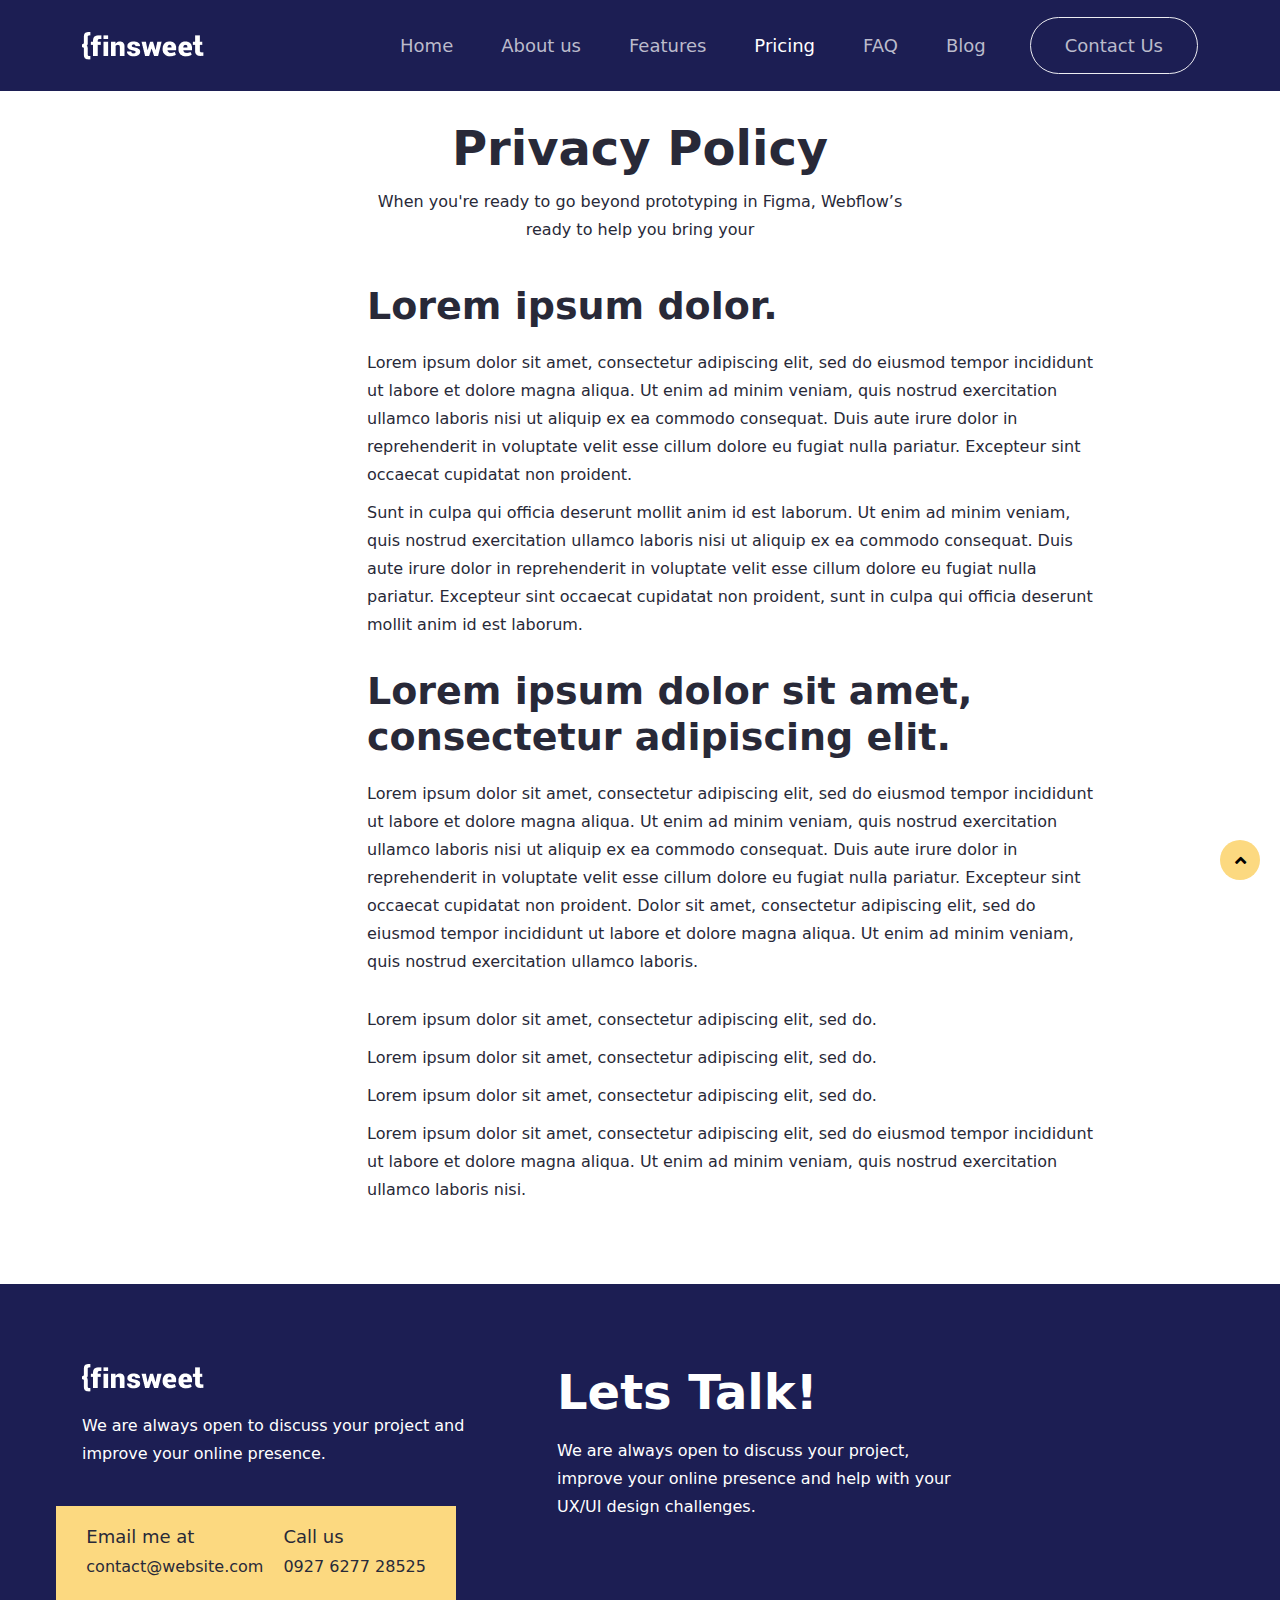
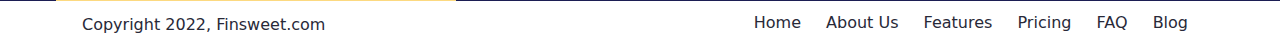
<file: privacy.html>
<!DOCTYPE html>
<html lang="en">

<head>
  <meta charset="UTF-8">
  <meta http-equiv="X-UA-Compatible" content="IE=edge">
  <meta name="viewport" content="width=device-width">
  <title>Privacy</title>
  <link rel="stylesheet" href="css/fontawesome.min.css">
  <link rel="stylesheet" href="css/bootstrap.min.css">
  <link rel="stylesheet" href="css/slick.css">
  <link rel="stylesheet" href="css/style.css">
</head>

<body data-bs-spy="scroll" data-bs-target=".menu_bg">
   <!-- PRELOADER PART START -->
   <section>
    <div class="preloader">
      <div class="preloader-img">
        <img src="images/preloader.gif" alt="preloader-img">
      </div>
    </div>
  </section>
  <!-- PRELOADER PART END -->
  <!-- BACKTOTOP PART START -->
  <div class="back2top">
    <i class="fa-solid fa-angle-up"></i>
  </div>
  <!-- BACKTOTOP PART END -->
  <!-- HEADER PART START -->
  <header>
    <nav class="navbar navbar-expand-lg menu_bg">
      <div class="container">
        <a class="navbar-brand" href="#"><img src="images/logo.png" alt="logo"></a>
        <button class="navbar-toggler" type="button" data-bs-toggle="collapse" data-bs-target="#navbarSupportedContent"
          aria-controls="navbarSupportedContent" aria-expanded="false" aria-label="Toggle navigation">
          <span class="navbar-toggler-icon"><i class="fa-solid fa-bars"></i></span>
        </button>
        <div class="collapse navbar-collapse" id="navbarSupportedContent">
          <ul class="navbar-nav ms-auto mb-2 mb-lg-0">
            <li class="nav-item">
              <a class="nav-link " aria-current="page" href="./index.html">Home</a>
            </li>
            <li class="nav-item">
              <a class="nav-link " aria-current="page" href="./about.html">About us</a>
            </li>
            <li class="nav-item">
              <a class="nav-link " aria-current="page" href="./feature.html">Features</a>
            </li>
            <li class="nav-item">
              <a class="nav-link active" aria-current="page" href="./pricing.html">Pricing</a>
            </li>
            <li class="nav-item">
              <a class="nav-link " aria-current="page" href="./faq.html">FAQ</a>
            </li>
            <li class="nav-item">
              <a class="nav-link " aria-current="page" href="./blogpage.html">Blog</a>
            </li>
            </li>
          </ul>
          <div class="header_button">
            <a href="./contact.html">Contact Us</a>
          </div>
        </div>
      </div>
    </nav>
  </header>
   <!-- HEADER PART END -->
   <!-- PRIVACY PART START -->
       <section id="privacy">
        <div class="container">
            <div class="row">
                  <div class="col-lg-6 offset-lg-3">
                        <div class="privacy_heading text-center">
                              <h2>Privacy Policy</h2>
                              <p>When you're ready to go beyond prototyping in Figma, Webflow’s</p>
                              <p>ready to help you bring your </p>
                        </div>
                  </div>
            </div>
            <div class="row">
                  <div class="col-lg-8 offset-lg-3">
                        <div class="privacy_content">
                              <div class="first_content">
                                    <h3>Lorem ipsum dolor.</h3>
                                    <p>Lorem ipsum dolor sit amet, consectetur adipiscing elit, sed do eiusmod tempor incididunt ut labore et dolore magna aliqua. Ut enim ad minim veniam, quis nostrud exercitation ullamco laboris nisi ut aliquip ex ea commodo consequat. Duis aute irure dolor in reprehenderit in voluptate velit esse cillum dolore eu fugiat nulla pariatur. Excepteur sint occaecat cupidatat non proident.</p>
                                    <p>Sunt in culpa qui officia deserunt mollit anim id est laborum. Ut enim ad minim veniam, quis nostrud exercitation ullamco laboris nisi ut aliquip ex ea commodo consequat. Duis aute irure dolor in reprehenderit in voluptate velit esse cillum dolore eu fugiat nulla pariatur. Excepteur sint occaecat cupidatat non proident, sunt in culpa qui officia deserunt mollit anim id est laborum.</p>
                              </div>
                              <div class="second_content">
                                    <h3>Lorem ipsum dolor sit amet, consectetur adipiscing elit.</h3>
                                    <p>Lorem ipsum dolor sit amet, consectetur adipiscing elit, sed do eiusmod tempor incididunt ut labore et dolore magna aliqua. Ut enim ad minim veniam, quis nostrud exercitation ullamco laboris nisi ut aliquip ex ea commodo consequat. Duis aute irure dolor in reprehenderit in voluptate velit esse cillum dolore eu fugiat nulla pariatur. Excepteur sint occaecat cupidatat non proident. Dolor sit amet, consectetur adipiscing elit, sed do eiusmod tempor incididunt ut labore et dolore magna aliqua. Ut enim ad minim veniam, quis nostrud exercitation ullamco laboris.</p>
                                    <div class="including_content">
                                          <p>Lorem ipsum dolor sit amet, consectetur adipiscing elit, sed do.</p>
                                          <p>Lorem ipsum dolor sit amet, consectetur adipiscing elit, sed do.</p>
                                          <p>Lorem ipsum dolor sit amet, consectetur adipiscing elit, sed do.</p>
                                    </div>
                                    <p>Lorem ipsum dolor sit amet, consectetur adipiscing elit, sed do eiusmod tempor incididunt ut labore et dolore magna aliqua. Ut enim ad minim veniam, quis nostrud exercitation ullamco laboris nisi.</p>
                              </div>
                        </div>
                  </div>
            </div>
        </div>
       </section>
  <!-- PRIVACY PART END -->
          <!-- CONTACT PART START -->
               <section id="contact">
                <div class="container">
                  <div class="footer_top">
                    <div class="row">
                      <div class="col-lg-5">
                        <div class="contact_first">
                            <img src="images/logo.png" alt="logo">
                            <p>We are always open to discuss your project and</p> 
                            <p>improve your online presence.</p>
                            <div class="email_call d-flex">
                              <div class="email_part">
                                <h6>Email me at</h6>
                              <p>contact@website.com</p>
                              </div>
                              <div class="call_part">
                                <h6>Call us</h6>
                                <p>0927 6277 28525</p>
                              </div>
                              
                            </div>
                        </div>
                       </div>
                       <div class="col-lg-7">
                        <div class="talk_part">
                          <h2>Lets Talk!</h2>
                          <p>We are always open to discuss your project,</p>
                           <p>improve your online presence and help with your</p> 
                           <p>UX/UI design challenges.</p>
                        </div>
                       </div>
                    </div>
                  </div>
                </div>
               </section>
                <!-- CONTACT PART END -->
                   <!-- FOOTER PART START -->
                       <footer>
                        <div class="container">
                          <div class="row">
                            <div class="col-lg-6">
                              <div class="copy_write">
                                <p>Copyright 2022, Finsweet.com</p>
                              </div>
                            </div>
                           <div class="col-lg-6">
                            <div class="footer_nav ">
                                <li><a href="./index.html">Home</a></li>
                              <li><a href="./about.html">About Us</a></li>
                              <li><a href="./feature.html">Features</a></li>
                              <li><a href="./pricing.html">Pricing</a></li>
                              <li><a href="./faq.html">FAQ</a></li>
                              <li><a href="./blogpage.html">Blog</a></li>
                            </div>
                           </div> 
                          </div>
                        </div>
                       </footer>
                       <!-- FOOTER PART END -->
  <script src="js/jquery-1.12.4.min.js"></script>
  <script src="js/bootstrap.bundle.min.js"></script>
  <script src="js/slick.min.js"></script>
  <script src="js/main.js"></script>
</body>
</html>
</file>
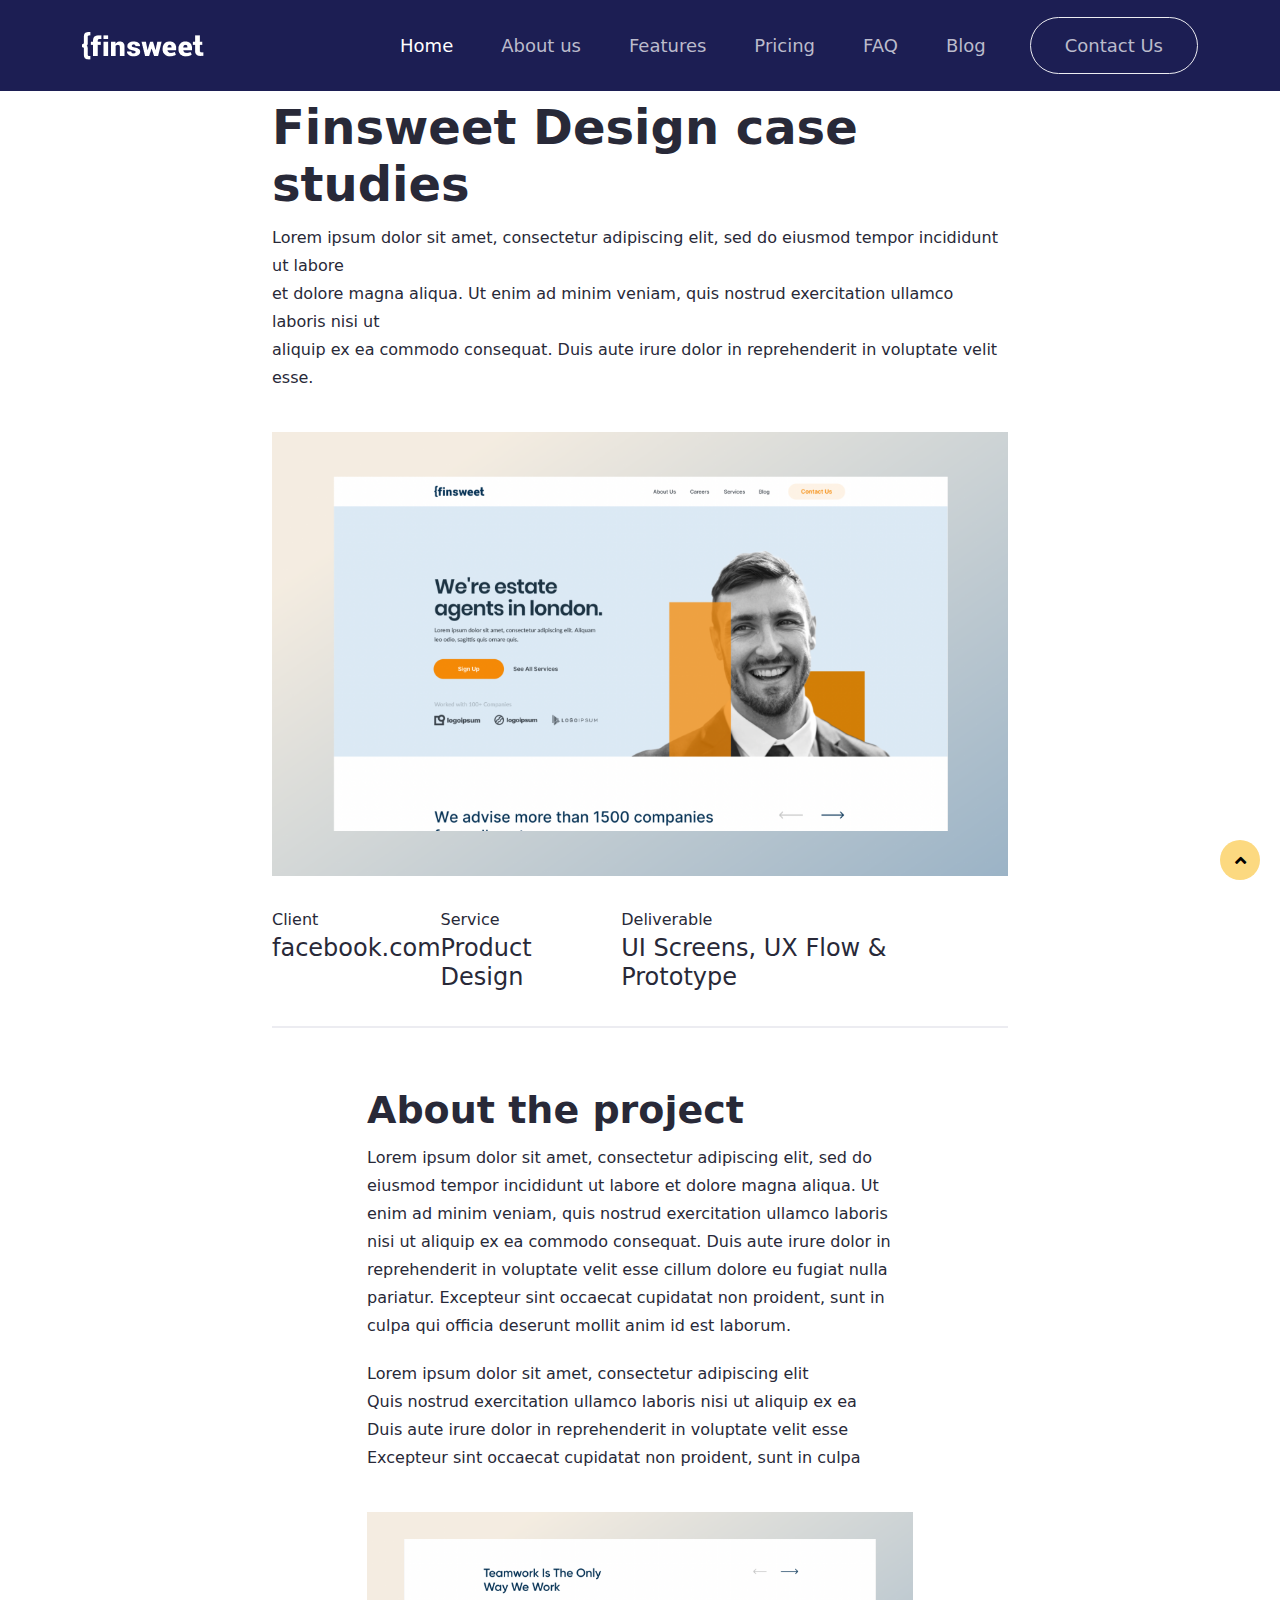
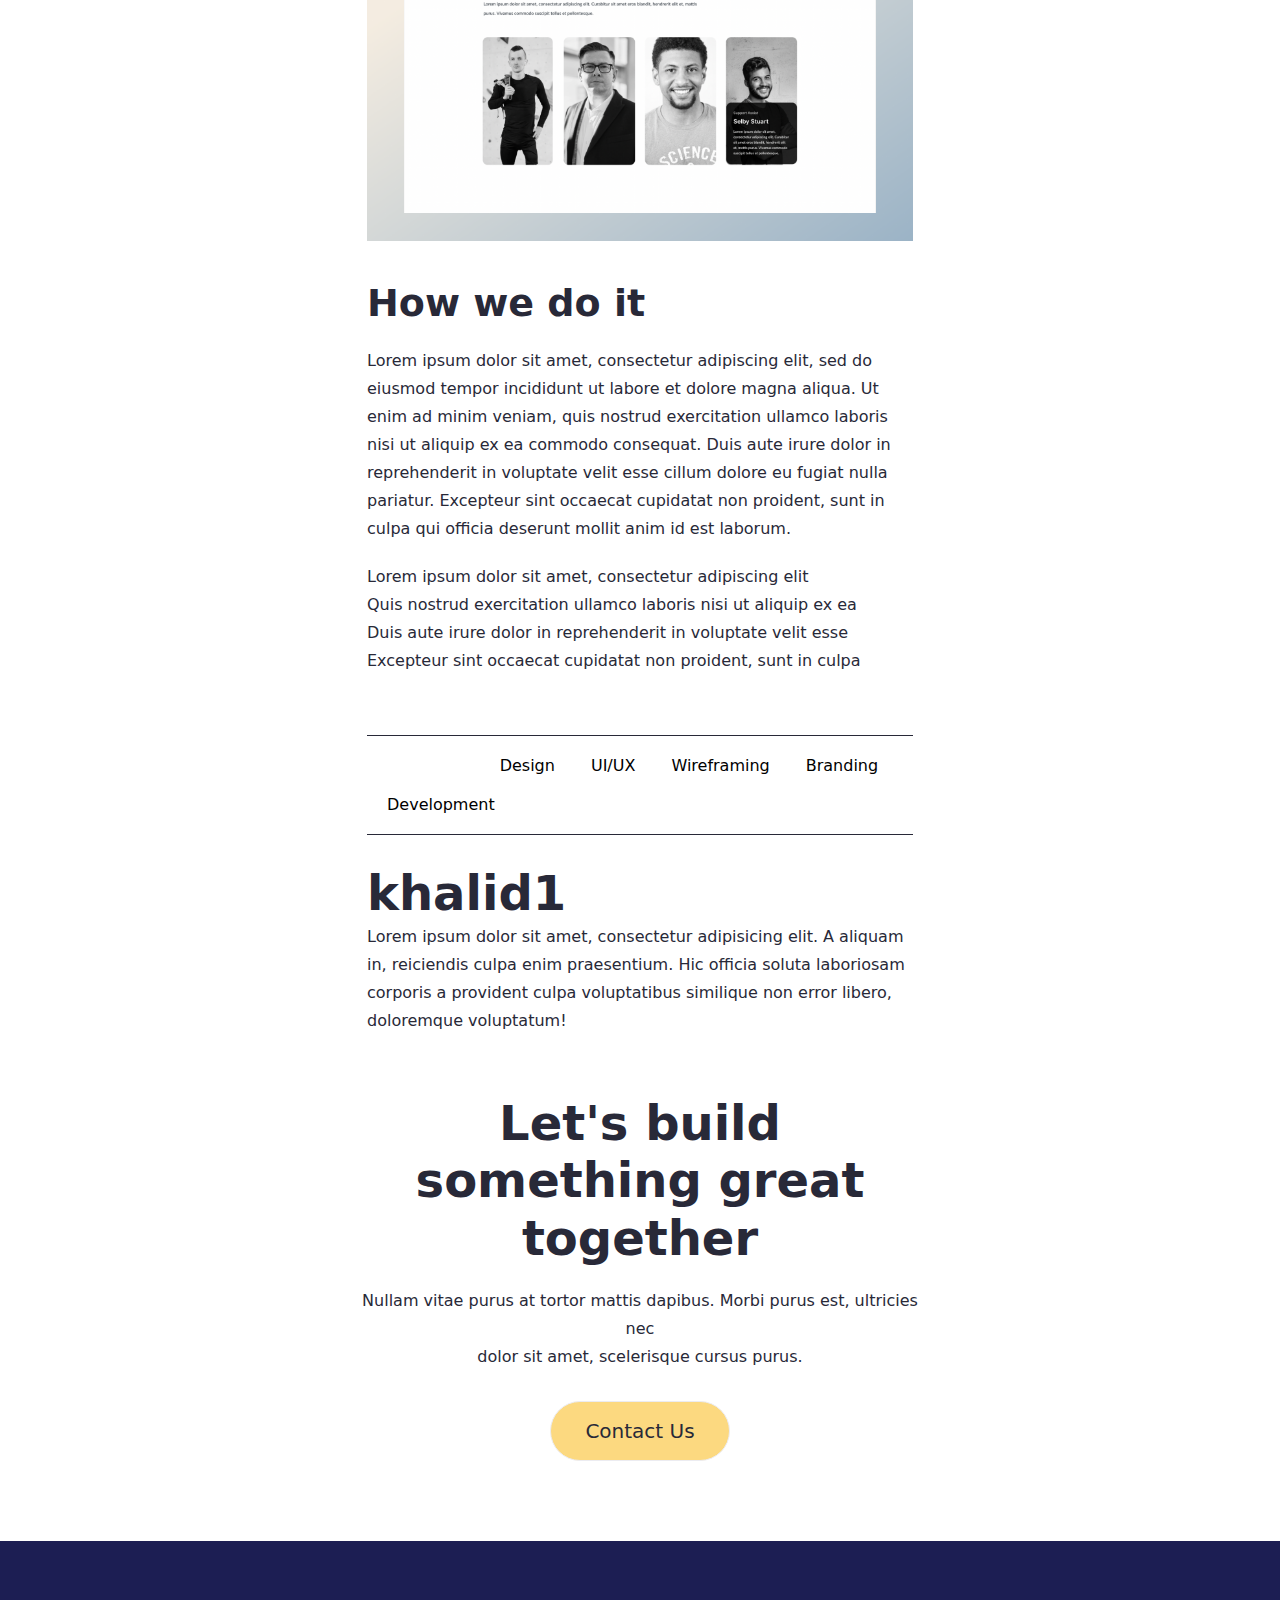
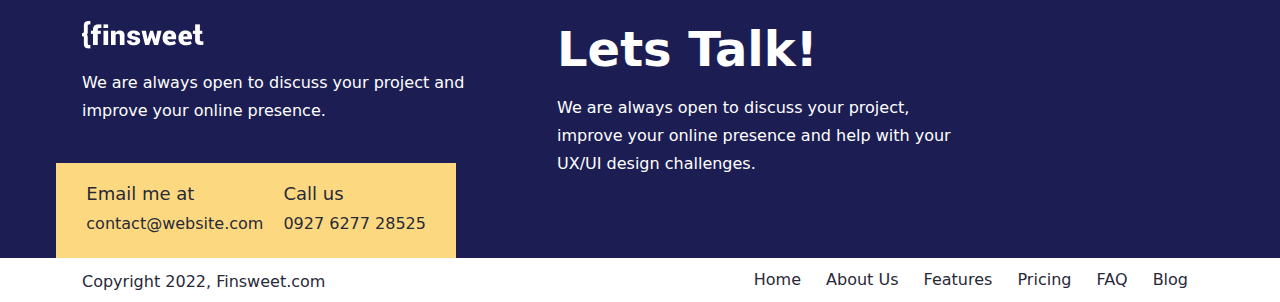
<file: readstudy.html>
<!DOCTYPE html>
<html lang="en">

<head>
  <meta charset="UTF-8">
  <meta http-equiv="X-UA-Compatible" content="IE=edge">
  <meta name="viewport" content="width=device-width">
  <title>Read Study</title>
  <link rel="stylesheet" href="css/fontawesome.min.css">
  <link rel="stylesheet" href="css/bootstrap.min.css">
  <link rel="stylesheet" href="css/slick.css">
  <link rel="stylesheet" href="css/style.css">
</head>

<body data-bs-spy="scroll" data-bs-target=".menu_bg">
       <!-- PRELOADER PART START -->
    <section>
      <div class="preloader">
        <div class="preloader-img">
          <img src="images/preloader.gif" alt="preloader-img">
        </div>
      </div>
    </section>
    <!-- PRELOADER PART END -->
    <!-- BACKTOTOP PART START -->
    <div class="back2top">
      <i class="fa-solid fa-angle-up"></i>
    </div>
    <!-- BACKTOTOP PART END -->
  <!-- HEADER PART START -->
  <header>
    <nav class="navbar navbar-expand-lg menu_bg">
      <div class="container">
        <a class="navbar-brand" href="#"><img src="images/logo.png" alt="logo"></a>
        <button class="navbar-toggler" type="button" data-bs-toggle="collapse" data-bs-target="#navbarSupportedContent"
          aria-controls="navbarSupportedContent" aria-expanded="false" aria-label="Toggle navigation">
          <span class="navbar-toggler-icon"><i class="fa-solid fa-bars"></i></span>
        </button>
        <div class="collapse navbar-collapse" id="navbarSupportedContent">
          <ul class="navbar-nav ms-auto mb-2 mb-lg-0">
            <li class="nav-item">
              <a class="nav-link active" aria-current="page" href="./index.html">Home</a>
            </li>
            <li class="nav-item">
              <a class="nav-link " aria-current="page" href="./about.html">About us</a>
            </li>
            <li class="nav-item">
              <a class="nav-link " aria-current="page" href="./feature.html">Features</a>
            </li>
            <li class="nav-item">
              <a class="nav-link " aria-current="page" href="./pricing.html">Pricing</a>
            </li>
            <li class="nav-item">
              <a class="nav-link " aria-current="page" href="./faq.html">FAQ</a>
            </li>
            <li class="nav-item">
              <a class="nav-link " aria-current="page" href="./blogpage.html">Blog</a>
            </li>
            </li>
          </ul>
          <div class="header_button">
            <a href="./contact.html">Contact Us</a>
          </div>
        </div>
      </div>
    </nav>
  </header>
  <!-- HEADER PART START -->
       <!-- DESIGN CASE PART START -->
            <section id="design-case">
                  <div class="container">
                        <div class="row">
                              <div class="col-lg-8 offset-lg-2">
                                    <div class="case_heading">
                                          <h5>Web design and development</h5>
                                          <h2>Finsweet Design case </h2>
                                          <h2>studies</h2>
                                          <p class="csefriest_para">Lorem ipsum dolor sit amet, consectetur adipiscing elit, sed do eiusmod tempor incididunt ut labore</p>
                                                 <p>et dolore magna aliqua. Ut enim ad minim veniam, quis nostrud exercitation ullamco laboris nisi ut</p>
                                                 <p> aliquip ex ea commodo consequat. Duis aute irure dolor in reprehenderit in voluptate velit esse.</p>
                                    </div>
                                    <div class="case_img">
                                          <img src="images/case-img.jpg" alt="case_img" class="w-100">
                                    </div>
                                    <div class="client_service d-flex justify-content-between">
                                          <div class="facebook_client">
                                                <p>Client</p>
                                                <h5>facebook.com</h5>
                                          </div>
                                          <div class="service">
                                                <p>Service</p>
                                                <h5>Product Design</h5>
                                          </div>
                                          <div class="client_deliver">
                                                <p>Deliverable</p>
                                                      <h5>UI Screens, UX Flow & Prototype</h5>
                                          </div>
                                    </div>

                              </div>
                        </div>
                  </div>
            </section>
             <!-- DESIGN CASE PART END -->
                   <!--  CASE PROJECT PART START -->
                       <section id="case-project">
                        <div class="container">
                              <div class="row">
                                    <div class="col-lg-6 offset-lg-3">       
                                          <div class="caseproject_heading ">
                                          <h3>About the project</h3>
                                          <p>Lorem ipsum dolor sit amet, consectetur adipiscing elit, sed do eiusmod tempor incididunt ut labore et dolore magna aliqua. Ut enim ad minim veniam, quis nostrud exercitation ullamco laboris nisi ut aliquip ex ea commodo consequat. Duis aute irure dolor in reprehenderit in voluptate velit esse cillum dolore eu fugiat nulla pariatur. Excepteur sint occaecat cupidatat non proident, sunt in culpa qui officia deserunt mollit anim id est laborum.</p>
                                    </div>
                                    <div class="case_including">
                                          <p>Lorem ipsum dolor sit amet, consectetur adipiscing elit</p>
                                          <p>Quis nostrud exercitation ullamco laboris nisi ut aliquip ex ea</p>
                                          <p>Duis aute irure dolor in reprehenderit in voluptate velit esse</p>
                                          <p>Excepteur sint occaecat cupidatat non proident, sunt in culpa</p>
                                    </div>
                                    <div class="caseProject_img">
                                          <img src="images/caseproject-img.jpg" alt="caseproject-img" class="w-100">

                                    </div>
                                    <div class="howdo_project">
                                          <h3>How we do it</h3>
                                          <p>Lorem ipsum dolor sit amet, consectetur adipiscing elit, sed do eiusmod tempor incididunt ut labore et dolore magna aliqua. Ut enim ad minim veniam, quis nostrud exercitation ullamco laboris nisi ut aliquip ex ea commodo consequat. Duis aute irure dolor in reprehenderit in voluptate velit esse cillum dolore eu fugiat nulla pariatur. Excepteur sint occaecat cupidatat non proident, sunt in culpa qui officia deserunt mollit anim id est laborum.</p>
                                          <div class="projecr_including">
                                                <p>Lorem ipsum dolor sit amet, consectetur adipiscing elit</p>
                                                <p>Quis nostrud exercitation ullamco laboris nisi ut aliquip ex ea</p>
                                                <p>Duis aute irure dolor in reprehenderit in voluptate velit esse</p>
                                                <p>Excepteur sint occaecat cupidatat non proident, sunt in culpa</p>
                                          </div>
                                    </div>


                                    </div>
                              </div>
                       
                        </div>
                       </section>
                       <!--  CASE PROJECT PART END -->
                           <!--  READ CASE TAB PPART START -->
                                <section id="readCase_tab">
                                    <div class="container">
                                          <div class="row">
                                                <div class="col-lg-6 offset-lg-3">
                                                      <div class="tab-part">
                                                            <ul class="nav nav-tabs">
                                                                  <li class="nav-item">
                                                                        <a href="#tab1" data-bs-toggle="tab" class="nav-link active first">Keywords</a>
                                                
                                                                  </li>
                                                                  <li class="nav-item">
                                                                        <a href="#tab2" data-bs-toggle="tab" class="nav-link">Design </a>
                                                
                                                                  </li>
                                                                  <li class="nav-item">
                                                                        <a href="#tab3" data-bs-toggle="tab" class="nav-link ">UI/UX </a>
                                                                       
                                                
                                                                  </li>
                                                                  <li class="nav-item">
                                                                        <a href="#tab3" data-bs-toggle="tab" class="nav-link "> Wireframing</a>
                                                                       
                                                
                                                                  </li>
                                                                  <li class="nav-item">
                                                                        <a href="#tab3" data-bs-toggle="tab" class="nav-link "> Branding</a>
                                                                  </li>
                                                                  <li class="nav-item">
                                                                        <a href="#tab3" data-bs-toggle="tab" class="nav-link dep">Development</a>
                                                                  </li>
                                                            
                                                                 
                                                
                                                                </ul>
                                                                <div class="tab-content">
                                                                  <div id="tab1"
                                                                   class="tab-pane active">
                                                                        <h2>khalid1</h2>
                                                                        <p>Lorem ipsum dolor sit amet, consectetur adipisicing elit. A aliquam in, reiciendis culpa enim praesentium. Hic officia soluta laboriosam corporis a provident culpa voluptatibus similique non error libero, doloremque voluptatum!</p>
                                                                  </div>
                                                                  <div id="tab2" class="tab-pane fade">
                                                                        <h2>khalid2</h2>
                                                                        <p>Lorem ipsum dolor sit amet, consectetur adipisicing elit. A aliquam in, reiciendis culpa enim praesentium. Hic officia soluta laboriosam corporis a provident culpa voluptatibus similique non error libero, doloremque voluptatum!</p>
                                                                  </div>
                                                                  <div id="tab3" class="tab-pane fade">
                                                                        <h2>khalid3</h2>
                                                                        <p>Lorem ipsum dolor sit amet, consectetur adipisicing elit. A aliquam in, reiciendis culpa enim praesentium. Hic officia soluta laboriosam corporis a provident culpa voluptatibus similique non error libero, doloremque voluptatum!</p>
                                                                  </div>
                                                                </div>
                                                      </div>

                                                </div>
                                          </div>
                                    </div>
                                </section>
                                <!--  READ CASE TAB PART END -->
                                      <!-- SOMETHING GREAT PART START -->
                                             <section id="great">
                                                <div class="container">
                                                      <div class="roe">
                                                            <div class="col-lg-6 offset-lg-3">
                                                                  <div class="great_content text-center">
                                                                        <h2>Let's build something great together</h2>
                                                                        <p>Nullam vitae purus at tortor mattis dapibus. Morbi purus est, ultricies nec</p>
                                                                        <p> dolor sit amet, scelerisque cursus purus.</p>
                                                                        <div class="great_contact">
                                                                              <a href="./contact.html">Contact Us</a>
                                                                        </div>
                                                                  </div>

                                                            </div>
                                                      </div>
                                                </div>
                                             </section>

                                         <!-- SOMETHING GREAT PART END -->

        
          <!-- CONTACT PART START -->
               <section id="contact">
                <div class="container">
                  <div class="footer_top">
                    <div class="row">
                      <div class="col-lg-5">
                        <div class="contact_first">
                            <img src="images/logo.png" alt="logo">
                            <p>We are always open to discuss your project and</p> 
                            <p>improve your online presence.</p>
                            <div class="email_call d-flex">
                              <div class="email_part">
                                <h6>Email me at</h6>
                              <p>contact@website.com</p>
                              </div>
                              <div class="call_part">
                                <h6>Call us</h6>
                                <p>0927 6277 28525</p>
                              </div>
                              
                            </div>
                        </div>
                       </div>
                       <div class="col-lg-7">
                        <div class="talk_part">
                          <h2>Lets Talk!</h2>
                          <p>We are always open to discuss your project,</p>
                           <p>improve your online presence and help with your</p> 
                           <p>UX/UI design challenges.</p>
                        </div>
                       </div>
                    </div>
                  </div>
                </div>
               </section>
                <!-- CONTACT PART END -->
                   <!-- FOOTER PART START -->
                       <footer>
                        <div class="container">
                          <div class="row">
                            <div class="col-lg-6">
                              <div class="copy_write">
                                <p>Copyright 2022, Finsweet.com</p>
                              </div>
                            </div>
                           <div class="col-lg-6">
                            <div class="footer_nav ">
                                <li><a href="./index.html">Home</a></li>
                              <li><a href="./about.html">About Us</a></li>
                              <li><a href="./feature.html">Features</a></li>
                              <li><a href="./pricing.html">Pricing</a></li>
                              <li><a href="./faq.html">FAQ</a></li>
                              <li><a href="./blogpage.html">Blog</a></li>
                            </div>
                           </div> 
                          </div>
                        </div>
                       </footer>
                      <!-- FOOTER PART END -->
  <script src="js/jquery-1.12.4.min.js"></script>
  <script src="js/bootstrap.bundle.min.js"></script>
  <script src="js/slick.min.js"></script>
  <script src="js/main.js"></script>
</body>
</html>
</file>
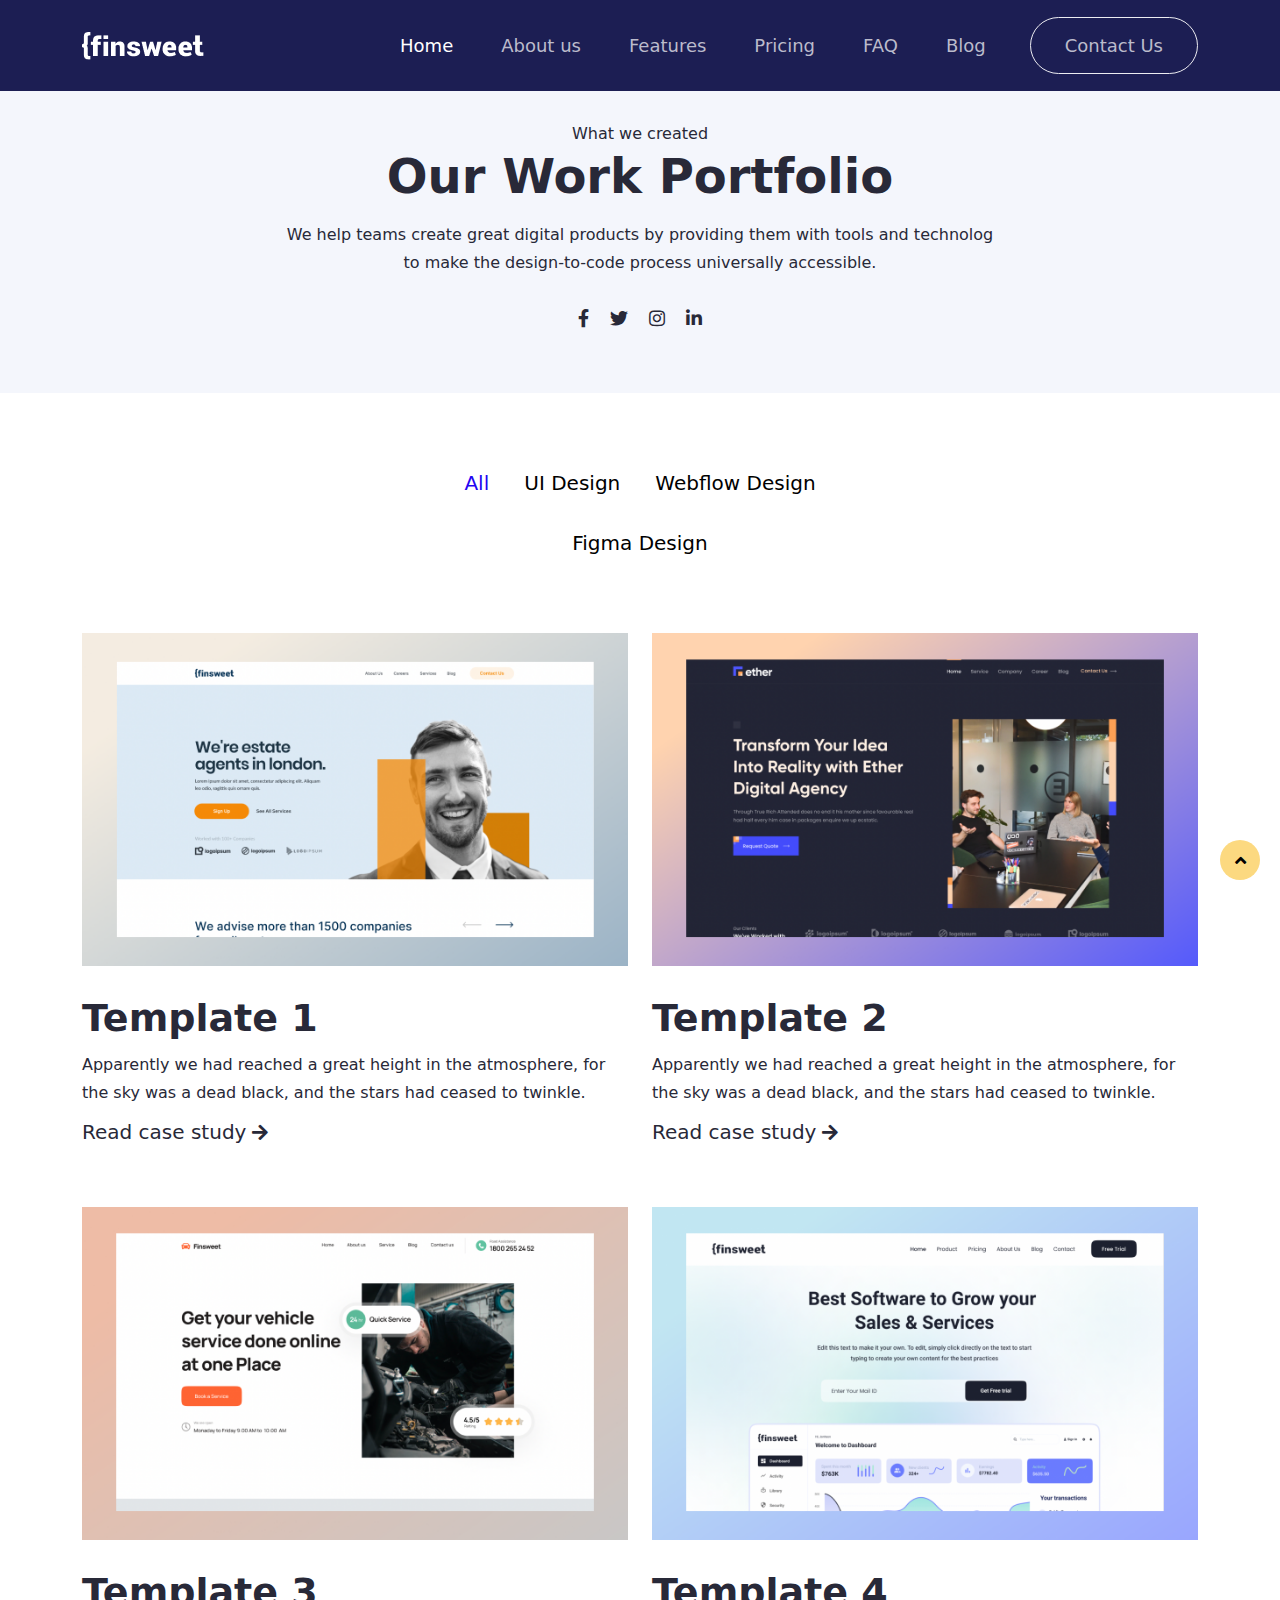
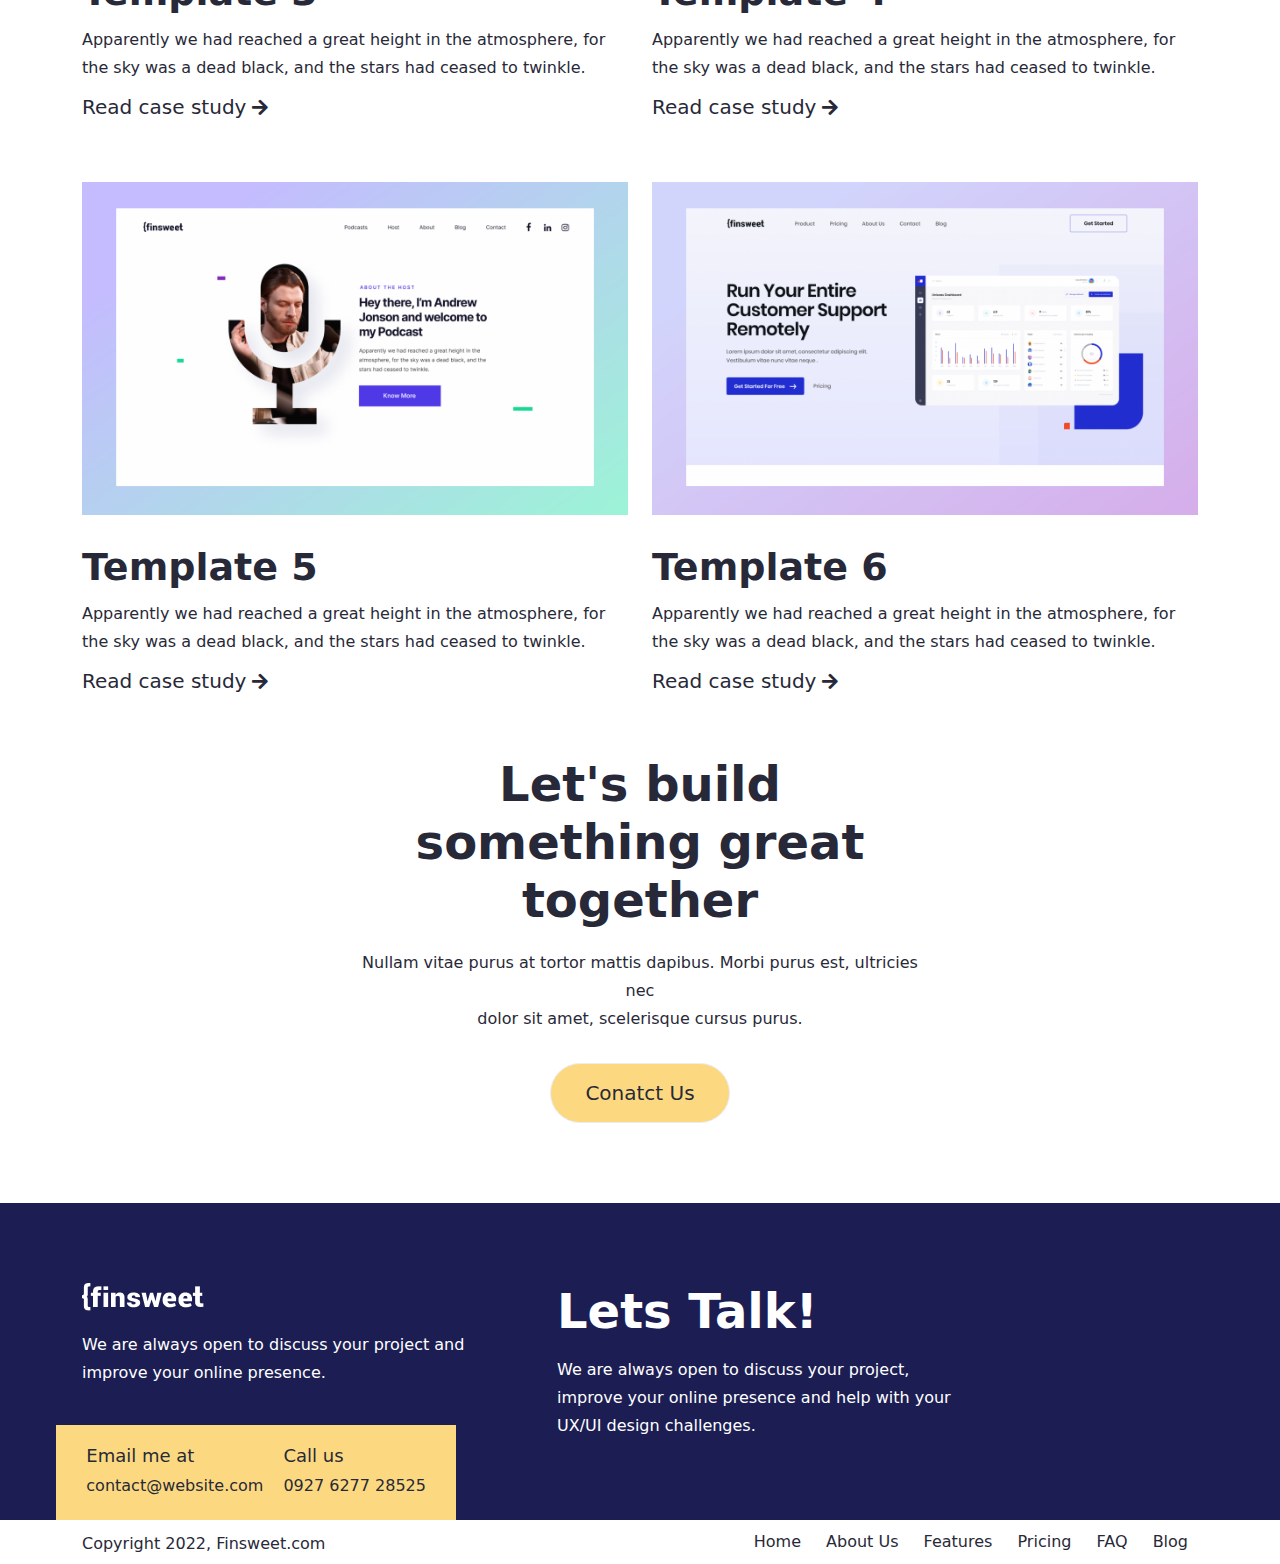
<file: work.html>
<!DOCTYPE html>
<html lang="en">

<head>
      <meta charset="UTF-8">
      <meta http-equiv="X-UA-Compatible" content="IE=edge">
      <meta name="viewport" content="width=device-width">
      <title>Work</title>
      <link rel="stylesheet" href="css/fontawesome.min.css">
      <link rel="stylesheet" href="css/bootstrap.min.css">
      <link rel="stylesheet" href="css/slick.css">
      <link rel="stylesheet" href="css/style.css">
</head>

<body data-bs-spy="scroll" data-bs-target=".menu_bg">
       <!-- PRELOADER PART START -->
    <section>
      <div class="preloader">
        <div class="preloader-img">
          <img src="images/preloader.gif" alt="preloader-img">
        </div>
      </div>
    </section>
    <!-- PRELOADER PART END -->
    <!-- BACKTOTOP PART START -->
    <div class="back2top">
      <i class="fa-solid fa-angle-up"></i>
    </div>
    <!-- BACKTOTOP PART END -->
      <!-- HEADER PART START -->
      <header>
            <nav class="navbar navbar-expand-lg menu_bg">
                  <div class="container">
                        <a class="navbar-brand" href="#"><img src="images/logo.png" alt="logo"></a>
                        <button class="navbar-toggler" type="button" data-bs-toggle="collapse"
                              data-bs-target="#navbarSupportedContent" aria-controls="navbarSupportedContent"
                              aria-expanded="false" aria-label="Toggle navigation">
                              <span class="navbar-toggler-icon"><i class="fa-solid fa-bars"></i></span>
                        </button>
                        <div class="collapse navbar-collapse" id="navbarSupportedContent">
                              <ul class="navbar-nav ms-auto mb-2 mb-lg-0">
                                    <li class="nav-item">
                                          <a class="nav-link active" aria-current="page" href="./index.html">Home</a>
                                    </li>
                                    <li class="nav-item">
                                          <a class="nav-link " aria-current="page" href="./about.html">About us</a>
                                    </li>
                                    <li class="nav-item">
                                          <a class="nav-link " aria-current="page" href="./feature.html">Features</a>
                                    </li>
                                    <li class="nav-item">
                                          <a class="nav-link " aria-current="page" href="./pricing.html">Pricing</a>
                                    </li>
                                    <li class="nav-item">
                                          <a class="nav-link " aria-current="page" href="./faq.html">FAQ</a>
                                    </li>
                                    <li class="nav-item">
                                          <a class="nav-link " aria-current="page" href="./blogpage.html">Blog</a>
                                    </li>
                                    </li>
                              </ul>
                              <div class="header_button">
                                    <a href="./contact.html">Contact Us</a>
                              </div>
                        </div>
                  </div>
            </nav>
      </header>
        <!-- HEADER PART END -->
       <!-- WORK PORTFOLIO PART START -->
       <section id="work_protfolio">
            <div class="container">
                  <div class="row">
                        <div class="col-lg-8 offset-lg-2">
                              <div class="protfolio_content text-center">
                                    <p>What we created</p>
                                    <h2>Our Work Portfolio</h2>
                                    <p>We help teams create great digital products by providing them with tools and technolog</p>
                                    <p>to make the design-to-code process universally accessible.</p>
                                    <div class="social_link">
                                          <a href="#"><i class="fa-brands fa-facebook-f"></i></a>
                                          <a href="#"><i class="fa-brands fa-twitter"></i></a>
                                          <a href="#"><i class="fa-brands fa-instagram"></i></a>
                                          <a href="#"><i class="fa-brands fa-linkedin-in"></i></a>
                                    </div>
                              </div>

                        </div>
                  </div>

            </div>
       </section>
        <!-- WORK PORTFOLIO PART END -->
         <!-- OUR WORK PART START -->
        <section id="our_work">
            <div class="container">
                  <div class="row">
                        <div class="col-lg-6 offset-lg-3">
                              <div class="work_button text-center">
                                    <button type="button" data-filter="all" class="active">All</button>
                                    <button type="button" data-filter=".category-a">UI Design</button>
                                    <button type="button" data-filter=".category-b">Webflow Design</button>
                                    <button type="button" data-filter=".category-c">Figma Design</button>
                              </div>
                        </div>
                  </div>
                  <div class="workCard_part">
                        <div class="row">
                              <div class="col-lg-12">
                                    <div class="row">
                                          <div class="col-lg-6">
                                                <div class="mix  category-a" data-order="1">
                                                      <div class="card_item">
                                                            <div class="card_img">
                                                                  <img src="images/card-one.jpg" alt="card-one" class="w-100">
                                                            </div>
                                                            <div class="card_content">
                                                                  <h3>Template 1</h3>
                                                                  <p>Apparently we had reached a great height in the atmosphere, for the sky was a dead black, and the stars had ceased to twinkle.</p>
                                                                  <div class="card-read">
                                                                        <a href="./readstudy.html">Read case study<i class="fa-solid fa-arrow-right top"></i></a>
                                                                  </div>
                                                            </div>
                                                      </div>
                                                </div>
                                          </div>
                                          <div class="col-lg-6">
                                                <div class="mix  category-a" data-order="1">
                                                      <div class="card_item">
                                                            <div class="card_img">
                                                                  <img src="images/card-two.jpg" alt="card-two" class="w-100">
                                                            </div>
                                                            <div class="card_content">
                                                                  <h3>Template 2</h3>
                                                                  <p>Apparently we had reached a great height in the atmosphere, for the sky was a dead black, and the stars had ceased to twinkle.</p>
                                                                  <div class="card-read">
                                                                        <a href="./readstudy.html">Read case study<i class="fa-solid fa-arrow-right top"></i></a>
                                                                  </div>
                                                            </div>
                  
                                                      </div>
                                                </div>
                                          
                                          </div>
                                    </div>
                              </div>
                              <div class="col-lg-12">
                                    <div class="row">
                                          <div class="col-lg-6">
                                                <div class="mix  category-b" data-order="1">
                                                      <div class="card_item">
                                                            <div class="card_img">
                                                                  <img src="images/card-three.jpg" alt="card-three" class="w-100">
                                                            </div>
                                                            <div class="card_content">
                                                                  <h3>Template 3</h3>
                                                                  <p>Apparently we had reached a great height in the atmosphere, for the sky was a dead black, and the stars had ceased to twinkle.</p>
                                                                  <div class="card-read">
                                                                        <a href="./readstudy.html">Read case study<i class="fa-solid fa-arrow-right top"></i></a>
                                                                  </div>
                                                            </div>
                                                      </div>
                                                </div>
                                          </div>
                                          <div class="col-lg-6">
                                                <div class="mix  category-b" data-order="1">
                                                      <div class="card_item">
                                                            <div class="card_img">
                                                                  <img src="images/card-four.jpg" alt="card-four" class="w-100">
                                                            </div>
                                                            <div class="card_content">
                                                                  <h3>Template 4</h3>
                                                                  <p>Apparently we had reached a great height in the atmosphere, for the sky was a dead black, and the stars had ceased to twinkle.</p>
                                                                  <div class="card-read">
                                                                        <a href="./readstudy.html">Read case study<i class="fa-solid fa-arrow-right top"></i></a>
                                                                  </div>
                                                            </div>
                  
                                                      </div>
                                                </div>
                                          
                                          </div>
                                    </div>
                              </div>
                              <div class="col-lg-12">
                                    <div class="row">
                                          <div class="col-lg-6">
                                                <div class="mix  category-c" data-order="1">
                                                      <div class="card_item">
                                                            <div class="card_img">
                                                                  <img src="images/card-five.jpg" alt="card-five" class="w-100">
                                                            </div>
                                                            <div class="card_content">
                                                                  <h3>Template 5</h3>
                                                                  <p>Apparently we had reached a great height in the atmosphere, for the sky was a dead black, and the stars had ceased to twinkle.</p>
                                                                  <div class="card-read">
                                                                        <a href="./readstudy.html">Read case study<i class="fa-solid fa-arrow-right top"></i></a>
                                                                  </div>
                                                            </div>
                                                      </div>
                                                </div>
                                          </div>
                                          <div class="col-lg-6">
                                                <div class="mix  category-c" data-order="1">
                                                      <div class="card_item">
                                                            <div class="card_img">
                                                                  <img src="images/card-six.jpg" alt="card-six" class="w-100">
                                                            </div>
                                                            <div class="card_content">
                                                                  <h3>Template 6</h3>
                                                                  <p>Apparently we had reached a great height in the atmosphere, for the sky was a dead black, and the stars had ceased to twinkle.</p>
                                                                  <div class="card-read">
                                                                        <a href="./readstudy.html">Read case study<i class="fa-solid fa-arrow-right top"></i></a>
                                                                  </div>
                                                            </div>
                  
                                                      </div>
                                                </div>
                                          
                                          </div>
                                    </div>
                              </div>
                        </div>
                  </div>
            </div>
        </section>

         <!-- OUR WORK PART END -->

      <!-- SOMETHING GREAT PART START -->
      <section id="great">
            <div class="container">
                  <div class="roe">
                        <div class="col-lg-6 offset-lg-3">
                              <div class="great_content text-center">
                                    <h2>Let's build something great together</h2>
                                    <p>Nullam vitae purus at tortor mattis dapibus. Morbi purus est, ultricies nec</p>
                                    <p> dolor sit amet, scelerisque cursus purus.</p>
                                    <div class="great_contact">
                                          <a href="./contact.html">Conatct Us</a>
                                    </div>
                              </div>

                        </div>
                  </div>
            </div>
      </section>

      <!-- SOMETHING GREAT PART END -->


      <!-- CONTACT PART START -->
      <section id="contact">
            <div class="container">
                  <div class="footer_top">
                        <div class="row">
                              <div class="col-lg-5">
                                    <div class="contact_first">
                                          <img src="images/logo.png" alt="logo">
                                          <p>We are always open to discuss your project and</p>
                                          <p>improve your online presence.</p>
                                          <div class="email_call d-flex">
                                                <div class="email_part">
                                                      <h6>Email me at</h6>
                                                      <p>contact@website.com</p>
                                                </div>
                                                <div class="call_part">
                                                      <h6>Call us</h6>
                                                      <p>0927 6277 28525</p>
                                                </div>

                                          </div>
                                    </div>
                              </div>
                              <div class="col-lg-7">
                                    <div class="talk_part">
                                          <h2>Lets Talk!</h2>
                                          <p>We are always open to discuss your project,</p>
                                          <p>improve your online presence and help with your</p>
                                          <p>UX/UI design challenges.</p>
                                    </div>
                              </div>
                        </div>
                  </div>
            </div>
      </section>
      <!-- CONTACT PART END -->
      <!-- FOOTER PART START -->
      <footer>
            <div class="container">
                  <div class="row">
                        <div class="col-lg-6">
                              <div class="copy_write">
                                    <p>Copyright 2022, Finsweet.com</p>
                              </div>
                        </div>
                        <div class="col-lg-6">
                              <div class="footer_nav ">
                                    <li><a href="./index.html">Home</a></li>
                                    <li><a href="./about.html">About Us</a></li>
                                    <li><a href="./feature.html">Features</a></li>
                                    <li><a href="./pricing.html">Pricing</a></li>
                                    <li><a href="./faq.html">FAQ</a></li>
                                    <li><a href="./blogpage.html">Blog</a></li>
                              </div>
                        </div>
                  </div>
            </div>
      </footer>
      <!-- FOOTER PART END -->
      <script src="js/jquery-1.12.4.min.js"></script>
      <script src="js/bootstrap.bundle.min.js"></script>
      <script src="js/slick.min.js"></script>
      <script src="js/mixitup.min.js"></script>
      <script src="js/main.js"></script>
</body>

</html>
</file>
<file: css/style.css>
/* GOOGLE FONT LINK */
@import url("https://fonts.googleapis.com/css2?family=Poppins&display=swap");

/* COMMON PART START*/

*,
*::after,
*::before{
  box-sizing: inherit;

}
img{
  max-width: 100%;
  height: auto;
}
* {
  padding: 0;
  margin: 0;
  box-sizing: border-box;
}

h1, h2, h3, h4, h5, h6 {
  padding: 0;
  margin: 0;
}

p {
  padding: 0;
  margin: 0;
}

input:focus, button:focus, textarea:focus {
  outline: 0;
}

ul, ol, li {
  list-style: none;
  padding: 0;
  display: inline-block;
  margin: 0;
}

a {
  text-decoration: none !important;
  display: inline-block;
  margin: 0;
  padding: 0;
}

h1 {
  font-size: 54px;
  font-weight: 600;
  color: white;
}

h2 {
  font-size: 48px;
  font-weight: 600;
  color: #282938;
}

h3 {
  font-size: 38px;
  font-weight: 600;
  color: #282938;
}

h4 {
  font-size: 32px;
  font-weight: 500;
}

h5 {
  font-size: 24px;
  font-weight: 500;
  color: #282938;
}

h6 {
  font-size: 18px;
  font-weight: 500;
  color: #282938;
}

p {
  font-size: 16px;
  font-weight: 400;
  color: #282938;
  line-height: 28px;
}

span {
  font-size: 12px;
  font-weight: 400;
  color: #282938;
}

a {
  font-size: 20px;
  font-weight: 500;
  color: #282938;
}

i {
  font-size: 18px;
}

/* COMMON PART END*/
/* PRELOADER PART START */
.preloader{
  position: fixed;
  top: 0;
  bottom: 0;
  left: 0;
  right: 0;
  background-color: #fff;
  z-index: 5;
}
.preloader .preloader-img{
  position: absolute;
  top: 50%;
  left: 50%;
  transform: translate(-50%, -50%);
  -webkit-transform: translate(-50%, -50%);
  -moz-transform: translate(-50%, -50%);
  -ms-transform: translate(-50%, -50%);
  -o-transform: translate(-50%, -50%);
}
/* PRELOADER PART END */
/* BACKTOTOP PART START */
.back2top i{
  position: fixed;
  bottom: 20px;
  right: 20px;
  width: 40px;
  height: 40px;
  color: #000;
  background-color: #FCD980;
  border-radius: 50%;
  -webkit-border-radius: 50%;
  -moz-border-radius: 50%;
  -ms-border-radius: 50%;
  -o-border-radius: 50%;
  text-align: center;
  line-height: 40px;
  z-index: 99;
}
.back2top i:hover{
  background-color: #5239FA;
  color: #fff;
  cursor: pointer;
  transition: 0.7s;
  -webkit-transition: 0.7s;
  -moz-transition: 0.7s;
  -ms-transition: 0.7s;
  -o-transition: 0.7s;
}
/* BACKTOTOP PART END */

/* Menu Part start */
.menu_bg{
  width: 100% !important;
  position: fixed;
  z-index: 1;
  top: 0;
  left: 0;
  background: #1C1E53;
} 
.bg{
  background: #1C1E53;
  animation: menu 2s;
  -webkit-animation: menu 2s;
}
@keyframes menu{
  0%{
    top: -50px;
  }
  100%{
    top: 0;
  }
}
/* HEADER PART START*/
header {
  background: #1C1E53;
}

.menu_bg ul {
  margin-right: 20px;
}
.menu_bg li {
  padding: 16px;
}
.menu_bg a {
  color:  #BBBBCB !important;
  font-size: 18px;
  
}
.nav-item .active{
  color: white !important;
}
/* .menu_bg a:hover {
  color: white !important;
} */

.header_button {
  padding: 14px 34px;
  border: 1px solid #ECECF1;
  border-radius: 41px;
  -webkit-border-radius: 41px;
  -moz-border-radius: 41px;
  -ms-border-radius: 41px;
  -o-border-radius: 41px;
}
.header_button a {
  color: white;
}
.header_button a.active {
  color: white !important;
}

/* HEADER PART END*/
/* BANNER PART START*/
#banner {
  background: #1C1E53;
  padding: 123px 0;
}

.banner_content p {
  color: white;
  margin-top: 10px;
}

.banner_button {
  margin-top: 40px;
}
.banner_button a {
  color: white;
}
.banner_button a i {
  margin-left: 10px;
}
.banner_button .work-btn {
  padding: 14px 34px;
  border: 1px solid #ECECF1;
  border-radius: 41px;
  -webkit-border-radius: 41px;
  -moz-border-radius: 41px;
  -ms-border-radius: 41px;
  -o-border-radius: 41px;
  padding: 16px 50px;
  background: #FCD980;
  border: none;
  color: #282938;
  margin-right: 24px;
}
.navbar-toggler{
  color: #E5E5E5 !important;
  border: 1px solid #fff;
}
.navbar-toggler-icon {
  background:transparent;
}
.navbar-toggler-icon i{
  color: #E5E5E5 !important;
}

/* BANNER PART END*/
/* WORK PART START*/
#work {
  padding: 10px 0 60px;
  background: #F4F6FC;
}

.how_work {
  margin-top: 40px;
}
.how_work p {
  margin-top: 15px;
}
.how_work a {
  color: #2405F2;
  margin-top: 20px;
}

.work_item .work_img {
  margin-top: 40px;
}
.work_item h4 {
  margin-top: 15px;
}
.work_item p {
  margin-top: 10px;
}
/* WORK PART END*/
/* PROJECT PART START*/
#project {
  padding: 80px 0;
}

.project_view {
  text-align: right;
  margin-top: 20px;
  margin-bottom: 50px;
}
.project_view i {
  margin-left: 10px;
}

.project_item .workhub_img {
  margin-top: 18px;
  position: relative;
}
.project_item .workhub_img:hover .workhub_overlay {
  opacity: 1;
}
.project_item .workhub_img .workhub_overlay {
  position: absolute;
  transition: 0.5s;
  top: 0;
  left: 0;
  height: 100%;
  width: 48%;
  background: linear-gradient(to left, rgba(28, 30, 83, 0.8392156863), rgba(12, 5, 3, 0.6509803922));
  opacity: 0;
  -webkit-transition: 0.5s;
  -moz-transition: 0.5s;
  -ms-transition: 0.5s;
  -o-transition: 0.5s;
}
.project_item .workhub_img .workhub_content {
  position: absolute;
  top: 45%;
  left: 10%;
}
.project_item .workhub_img .workhub_content .workhub_heading {
  margin-bottom: 18px;
}
.project_item .workhub_img .workhub_content h5 {
  color: white;
  margin-top: 7px;
}
.project_item .workhub_img .workhub_content p {
  color: white;
}
.project_item .workhub_img .workhub_content a {
  color: #FCD980;
  margin-top: 16px;
}

.website_img {
  margin-top: 15px;
  position: relative;
}
.website_img:hover .website_overlay {
  opacity: 1;
}
.website_img .website_overlay {
  position: absolute;
  transition: 0.5s;
  top: 0;
  left: 0;
  height: 100%;
  width: 100%;
  background: linear-gradient(to left, rgba(28, 30, 83, 0.8392156863), rgba(12, 5, 3, 0.6509803922));
  opacity: 0;
  -webkit-transition: 0.5s;
  -moz-transition: 0.5s;
  -ms-transition: 0.5s;
  -o-transition: 0.5s;
}
.website_img .website_overlay .wesite_content {
  position: absolute;
  top: 46%;
  left: 10%;
}
.website_img .website_overlay .wesite_content h5 {
  color: white;
  margin-top: 5px;
}
.website_img .website_overlay a {
  color: #FCD980;
  margin-top: 7px;
}

.website_img.third {
  margin-top: 34px;
}
/* PROJECT PART END*/
/* FEATURE PART START*/
#feature {
  padding: 50px 0;
  background: #F4F6FC;
}

.feature_heading {
  margin-bottom: 30px;
}

.feature_item {
  background: white;
  margin-top: 20px;

}


.feature_content {
  padding: 45px 48px;
}
.feature_content h5 {
  padding: 13px 0;
}
.feature_content i {
  color: #2405F2;
}
.feature_content p {
  font-size: 18px;
}
/* FEATURE PART END */
/* CLIENT PART START*/
#clients {
  padding: 80px 0;
  position: relative;
  background: #ECECF1;
}

.client_say p {
  font-size: 19px;
  margin-top: 20px;
}

.client_content {
  margin-left: 30px;
}
.client_content .profile {
  margin-top: 60px;
}
.client_content .profile_img img {
  border-radius: 50%;
  -webkit-border-radius: 50%;
  -moz-border-radius: 50%;
  -ms-border-radius: 50%;
  -o-border-radius: 50%;
}
.client_content .name_position {
  margin-left: 12px;
}

.client_prev {
  position: absolute;
  border-radius: 50%;
  right: 64px;
  bottom: 36%;
  height: 40px;
  width: 40px;
  border: 1px solid #2405F2;
  line-height: 40px;
  text-align: center;
  transition: 0.5s;
  -webkit-transition: 0.5s;
  -moz-transition: 0.5s;
  -ms-transition: 0.5s;
  -o-transition: 0.5s;
}

.client_prev:hover, .client_next:hover {
  background: #5239FA;
  color: white;
}

.client_next {
  position: absolute;
  border-radius: 50%;
  right: 120px;
  bottom: 36%;
  height: 40px;
  width: 40px;
  border: 1px solid #2405F2;
  line-height: 40px;
  text-align: center;
  transition: 0.5s;
  -webkit-transition: 0.5s;
  -moz-transition: 0.5s;
  -ms-transition: 0.5s;
  -o-transition: 0.5s;
}
/* CLIENT PART END */
/* FAQ PART START*/
#faq {
  padding: 120px 0;
}

.ask_faq {
  margin-top: 40px;
}
.ask_faq a {
  margin-top: 10px;
  color: #2405F2;
}

.accordion-button:not(.collapsed) {
  border: none;
}

.accordion {
  --bs-accordion-btn-focus-box-shadow: 0 0 0 0.25rem none;
  --bs-accordion-active-bg: none;
}

.accordion-item span {
  font-size: 28px;
  color: #2405F2;
  margin-right: 20px;
}
.accordion-item p {
  margin-left: 56px;
}
/* FAQ PART END */
/* QUERY PART START */
#query {
  padding: 40px 0;
}

.query_img .img_part {
  position: relative;
}
.query_img .img_part img {
  height: 600px;
}
.query_img .img_part .contact_overlay {
  position: absolute;
  top: 0;
  left: 0;
  height: 100%;
  width: 100%;
  content: "";
  background: rgba(40, 41, 56, 0.7137254902);
}
.query_img .img_part .contact_overlay .contact_content {
  position: absolute;
  top: 16%;
  left: 10%;
}
.query_img .img_part .contact_overlay .contact_content p {
  color: white;
}
.query_img .img_part .contact_overlay .contact_content .contact_details {
  margin-top: 20px;
}

.send_quiry {
  background: #1C1E53;
}
.send_quiry h4 {
  color: white;
  margin-bottom: 20px;
}
.send_quiry p {
  color: white;
}
.send_quiry .quiry_content {
  padding-left: 80px;
  padding-top: 71.3px;
}
.send_quiry .query-form {
  margin-top: 10px;
}
.send_quiry .query-form input {
  background: none;
  border: none;
  border: 1px solid white;
  width: 70%;
  margin-top: 24px;
  padding: 14px 14px;
  color: #ECECF1;
}
.send_quiry .quiry_button {
  margin-top: 24px;
  margin-left: 55px;
}
.send_quiry .quiry_button a {
  padding: 14px 34px;
  border: 1px solid #ECECF1;
  border-radius: 41px;
  -webkit-border-radius: 41px;
  -moz-border-radius: 41px;
  -ms-border-radius: 41px;
  -o-border-radius: 41px;
  background: #FCD980;
  padding: 16px 70px;
  border: none;
  color: #2405F2;
}
.send_quiry .quiry_gettouch a {
  color: white;
  margin-left: 95px;
  margin-top: 20px;
  padding-bottom: 35.5px;
}
.send_quiry .quiry_gettouch a i {
  margin-left: 10px;
}
/* QUERY PART END */
/* BLOG PART START */
#blog {
  padding: 0 0 60px 0;
}

.blog_item {
  margin-top: 30px;
}
.blog_item .blog_img {
  margin-bottom: 20px;
}
.blog_item span {
  font-size: 18px;
}
.blog_item .discription_heading {
  padding: 10px 0;
}
.blog_item a {
  font-size: 16px;
  margin-top: 10px;
}
.blog_item a i {
  margin-top: 10px;
  margin-left: 6px;
}
/* BLOG PART END */
/* CONTACT PART START */
#contact {
  background: #1C1E53;
  padding: 80px 0;
  position: relative;
}

.footer_top .contact_first img {
  margin-bottom: 20px;
}
.footer_top .contact_first p {
  color: white;
}
.footer_top .email_call {
  position: absolute;
  bottom: 0;
  left: 4.4%;
  background: #FCD980;
  padding: 20px 30px;
}
.footer_top .email_call h6, .footer_top .email_call p {
  color: #282938;
}
.footer_top .email_call p {
  margin-top: 5px;
}
.footer_top .email_call .call_part {
  margin-left: 20px;
}

.talk_part h2 {
  margin-bottom: 15px;
}
.talk_part h2, .talk_part p {
  color: white;
}


/* CONTACT PART END */
/* FOOTER PART START */
.copy_write {
  margin-top: 10px;
}

.footer_nav {
  text-align: end;
}
.footer_nav a {
  font-size: 16px;
  padding: 10px;
  color: #282938;
}
.footer_nav li :last-child a {
  padding-right: 0;
}
/* FOOTER PART END */
/* ABOUT PAGE START */
#about-us {
  padding: 100px 0;
}
#about-us .about_heading {
  margin-bottom: 30px;
}
#about-us .about_content {
  margin-top: 40px;
}
#about-us .about_content h1 {
  color: #282938;
}

.weAre_heading {
  background: #F4F5F5;
  padding: 60px 0 60px 72px;
}
.weAre_heading h3 {
  padding: 10px 0;
}
.weAre_heading .improve_part {
  margin-top: 25px;
}

#follow {
  padding: 40px 0 70px 0;
}
#follow .follow_item {
  margin-top: 30px;
}
#follow .follow_item .line_Dsign {
  margin-left: 16px;
}
#follow .follow_item .follow_content {
  margin-top: 20px;
}

#mission_dvision {
  background: #E5E5E5;
  padding: 20px 0 80px 0;
}
#mission_dvision .content_item {
  margin-top: 150px;
}
#mission_dvision .content_item h3 {
  padding: 14px 0;
}
#mission_dvision .second {
  margin-left: 80px;
}

.content_img {
  margin-top: 80px;
}

#work {
  padding: 60px 0;
  background: #fff;
}

.benefit_item {
  margin-top: 30px;
  background: #F4F6FC;
  padding: 48px;
}
.benefit_item i {
  color: #2405F2;
}
.benefit_item h5 {
  padding: 10px 0;
}

.work_logo {
  margin-top: 50px;
  display: flex;
  justify-content: space-between;
}
.work_logo img {
  height: 40px;
}

#team {
  background: #F4F6FC;
  padding: 70px 0;
}

.team_item {
  margin-top: 40px;
  background: white;
  padding: 45px 40px;
}
.team_item .team_img {
  position: relative;
}
.team_item .team_img .team_overlay {
  position: absolute;
  top: 0;
  left: 30px;
  opacity: 0;

}
.team_item .team_img .team_overlay .team_social {
  position: absolute;
  bottom: 15px;
  left: 56px;
}
.team_item .team_img .team_overlay .team_social i {
  color: white;
  font-size: 16px;
  margin-right: 4px;
}
.team_item:hover .team_overlay {
  opacity: 1;
  cursor: pointer;
}
.team_item .name_position {
  margin-top: 20px;
}

.team_overlay {
  transition: 0.5s;
  -webkit-transition: 0.5s;
  -moz-transition: 0.5s;
  -ms-transition: 0.5s;
  -o-transition: 0.5s;
}
/* ABOUT PAGE END */
/* PRICING PAGE START */
#pricing {
  padding: 100px 0;
}
#pricing .pricing_heading h2 {
  margin-bottom: 15px;
}
#pricing .pricing_item {
  margin-top: 60px;
  background: #F4F6FC;
  padding: 40px 0;
  border-radius: 10px;
}
#pricing .pricing_item .pricing_content {
  margin-left: 40px;
}
#pricing .pricing_item h3 {
  padding: 12px 0;
}
#pricing .pricing_item h5 {
  margin-bottom: 15px;
}
#pricing .pricing_item .design {
  margin-top: 20px;
  margin-left: 10px;
}
#pricing .pricing_item .design i {
  margin-right: 8px;
  font-size: 23px;
}
#pricing .pricing_item .all_work {
  margin-top: 19px;
}
#pricing .pricing_item .all_work a {
  display: block;
  font-size: 17px;
  margin-top: 13px;
}
#pricing .pricing_item .all_work a i {
  margin-right: 10px;
  font-size: 14px;
}
#pricing .pricing_item .pricing_button {
  margin-left: 50px;
}
#pricing .pricing_item .pricing_button a {
  padding: 14px 34px;
  border: 1px solid #ECECF1;
  border-radius: 41px;
  -webkit-border-radius: 41px;
  -moz-border-radius: 41px;
  -ms-border-radius: 41px;
  -o-border-radius: 41px;
  background: #1C1E53;
  color: white;
  border: none;
  padding: 14px 60px;
  font-size: 18px;
  margin-top: 30px;
}
#pricing .pricing_item:hover {
  background: #1C1E53;
}
#pricing .pricing_item:hover p {
  color: #FCD980;
}

.pricing_item:hover h3 {
  color: white;
}

.pricing_item:hover h5 {
  color: white;
}

.pricing_item:hover a {
  color: white;
}

.pricing_item:hover .pricing_button a {
  background: red;
}
/* PRICING PAGE END */
/* FEATURE PAGE START */
#feature-work {
  padding: 20px 0;
}
#feature-work .work_heading {
  margin-bottom: 20px;
}
#feature-work .work_logo {
  margin-bottom: 80px;
}

#client {
  padding: 50px 0;
}
#client .client_content {
  margin-top: 40px;
}
#client .agency_content {
  padding: 15px 0;
}

#revision {
  background: #F4F6FC;
  padding: 80px 0;
}
#revision .revision_content {
  margin-top: 60px;
}
#revision .revision_content .revision_heading {
  padding: 15px 0;
}

#support {
  background: rgba(252, 217, 128, 0.4509803922);
  padding: 80px 0;
}
#support .support_content {
  margin-top: 60px;
}
#support .support_content .working_content {
  padding: 15px 0;
}
/* FEATURE PAGE END */
/* PRIVACY PAGE START */
#privacy {
  padding: 80px 0;
  padding-top: 120px;
}
#privacy .privacy_heading {
  margin-bottom: 30px;
}
#privacy .privacy_heading h2 {
  margin-bottom: 10px;
}
#privacy .privacy_content {
  margin-top: 10px;
}
#privacy .privacy_content h3 {
  margin-bottom: 20px;
}
#privacy .privacy_content p {
  margin-top: 10px;
}

.second_content {
  margin-top: 30px;
}
.second_content .including_content {
  margin-top: 30px;
}
/* PRIVACY PAGE END */
/* CONTACT US  PAGE START */
#contact-us {
  padding: 100px 0;
}
#contact-us h2 {
  margin-bottom: 10px;
}

.form-part {
  margin-top: 60px;
  background: #F4F6FC;
  padding: 40px;
}
.form-part input {
  width: 49.6%;
  padding: 8px 10px;
  margin-top: 15px;
  background: none;
  border: 1px solid #000000;
  color: black;
  margin-top: 25px;
}
.form-part textarea {
  background: none;
  border: 1px solid #000000;
  margin-top: 40px;
  width: 99.5%;
  padding: 10px;
}
.form-part .contact_button {
  margin-top: 20px;
}
.form-part .contact_button a {
  padding: 14px 34px;
  border: 1px solid #ECECF1;
  border-radius: 41px;
  -webkit-border-radius: 41px;
  -moz-border-radius: 41px;
  -ms-border-radius: 41px;
  -o-border-radius: 41px;
  background: #282938;
  color: white;
  font-size: 16px;
}
/* CONTACT US  PAGE END */
/* READBLOG  PAGE START */
#read-blog {
  padding: 100px 0;
}
#read-blog .read-blog_heading {
  margin-bottom: 40px;
}
#read-blog .read-blog_heading p {
  margin-top: 10px;
}
#read-blog .read_content {
  padding: 50px 0;
  margin-top: 10px;
}
#read-blog .read_content h3 {
  margin-bottom: 20px;
}
#read-blog .read_content p {
  margin-top: 10px;
}
#read-blog .second_read {
  margin-top: 30px;
}
#read-blog .second_read .including_read {
  padding: 30px 0;
}
#read-blog .third_read {
  margin-top: 20px;
}
#read-blog .third_read h3 {
  margin-top: 20px;
}


/* READBLOG  PAGE END */
/* BLOG  PAGE START */
.more_content {
  margin-top: 30px;
}
.more_content a {
  margin-top: 10px;
  color: #2405F2;
}

#our-blog {
  padding: 50px 0;
}
#our-blog .ourBlog_content h5 {
  padding: 10px 0;
}
#our-blog .ourBlog_content a {
  color: #2405F2;
}
#our-blog .blog_item {
  margin-top: 50px;
}
/* BLOG  PAGE END */
/* READSTUDY  PAGE START */
#design-case {
  padding: 60px 0;
}
#design-case .case_heading h5 {
  margin-bottom: 10px;
}
#design-case .case_heading .csefriest_para {
  margin-top: 10px;
}
#design-case .case_img {
  margin-top: 40px;
}
#design-case .client_service {
  margin-top: 30px;
  border-bottom: 2px solid #ECECF1;
  padding-bottom: 35px;
}

#case-project .caseproject_heading {
  margin-bottom: 20px;
}
#case-project .caseproject_heading h3 {
  margin-bottom: 10px;
}
#case-project .caseProject_img {
  margin-top: 40px;
}
#case-project .howdo_project {
  margin-top: 40px;
}
#case-project .howdo_project h3 {
  margin-bottom: 20px;
}
#case-project .howdo_project .projecr_including {
  margin-top: 20px;
}

.nav-tabs .nav-item.show .nav-link, .nav-tabs .nav-link.active {
  color: #2405F2;
  background-color: transparent;
  border-color: transparent;
}

.nav-tabs .nav-link {
  color: black;
  border: none;
}

.tab-part {
  padding: 60px 0;
}
.tab-part .nav-tabs {
  padding: 10px 0;
  border-top: 1px solid #282938;
  border-bottom: 1px solid #282938;
}
.tab-part .tab-content {
  margin-top: 30px;
}
.tab-part .nav-item {
  margin-left: 4px;
}

#great .great_content {
  margin-bottom: 80px;
}
#great .great_content h2 {
  margin-bottom: 20px;
}
#great .great_content .great_contact {
  margin-top: 30px;
}
#great .great_content .great_contact a {
  padding: 14px 34px;
  border: 1px solid #ECECF1;
  border-radius: 41px;
  -webkit-border-radius: 41px;
  -moz-border-radius: 41px;
  -ms-border-radius: 41px;
  -o-border-radius: 41px;
  background: #FCD980;
  color: #282938;
}
/* READSTUDY  PAGE END */
/* WORK  PAGE START */
#work_protfolio {
  background: #F4F6FC;
  padding: 60px 0;
  padding-top: 120px;
}
#work_protfolio h2 {
  padding-bottom: 15px;
}
#work_protfolio .social_link {
  margin-top: 26px;
}
#work_protfolio .social_link i {
  margin: auto 8px;
}

#our_work {
  padding: 60px 0;
}
#our_work .work_button button {
  background: none;
  border: none;
  padding: 15px;
  font-size: 20px;
}
#our_work .work_button .active {
  color: #2405F2;
}
#our_work .card_item {
  margin-top: 60px;
}
#our_work .card_item .card_content {
  margin-top: 30px;
}
#our_work .card_item .card_content p {
  padding: 10px 0;
}
#our_work .card_item .card_content i {
  margin-left: 6px;
}
/* WORK  PAGE END */
/*# sourceMappingURL=style.css.map */


@media screen and (max-width: 992px){
 
.banner_img {
  margin-top: 30px;
  }
  
}
@media screen and (max-width: 768px){
  
.banner_img {
  margin-top: 30px;
  }
  
}
@media screen and (max-width: 576px){
  .footer_nav li a{
    font-size: 14px;
  }
  .banner_img {
    margin-top: 30px;
  }
  
}
@media screen and (max-width: 480px){
  
h1 {
  font-size: 45px;
}

h2 {
  font-size: 36px;
}

h3 {
  font-size: 30px;
}

h4 {
  font-size: 24px;
}

h5 {
  font-size: 20px;
}

h6 {
  font-size: 16px;
}

p {
  font-size: 14px;
}

.banner_img {
  margin-top: 30px;
}


  .footer_nav li a{
    font-size: 12px;
  }
  
}
</file>
